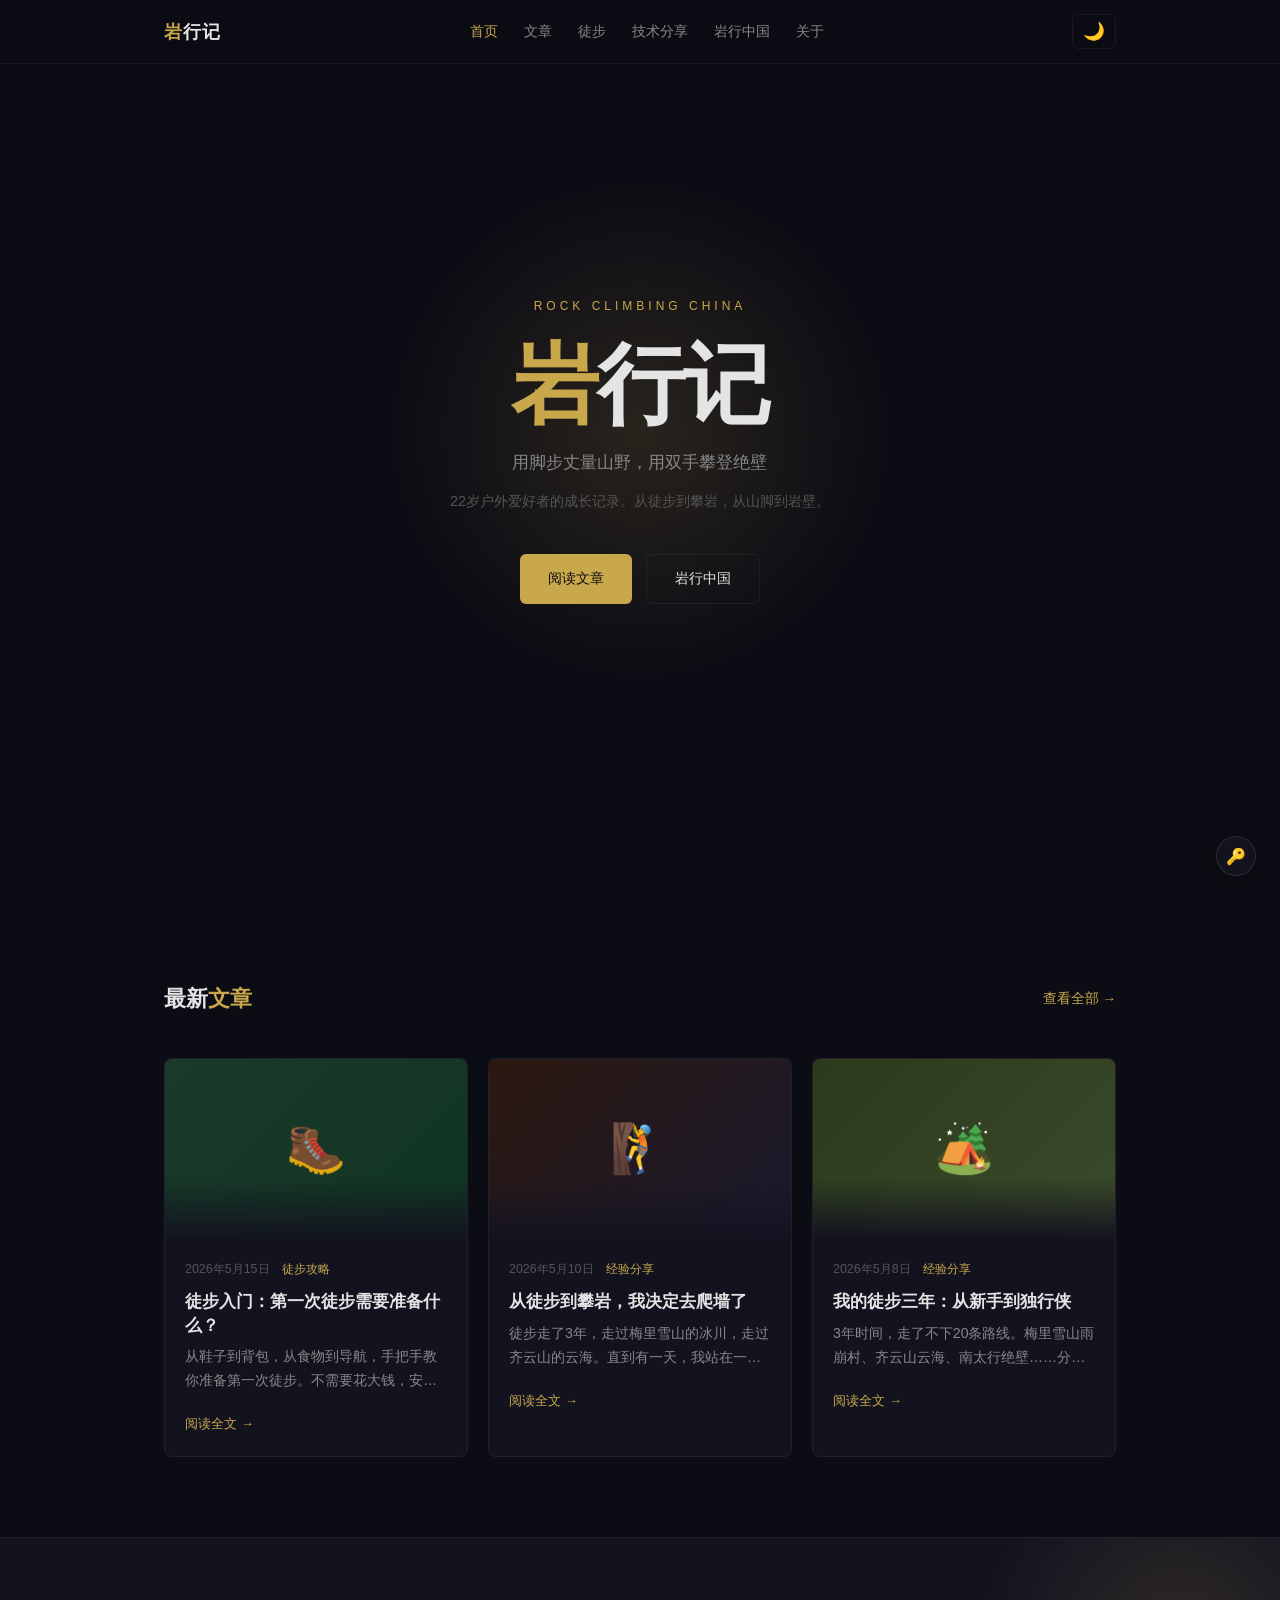
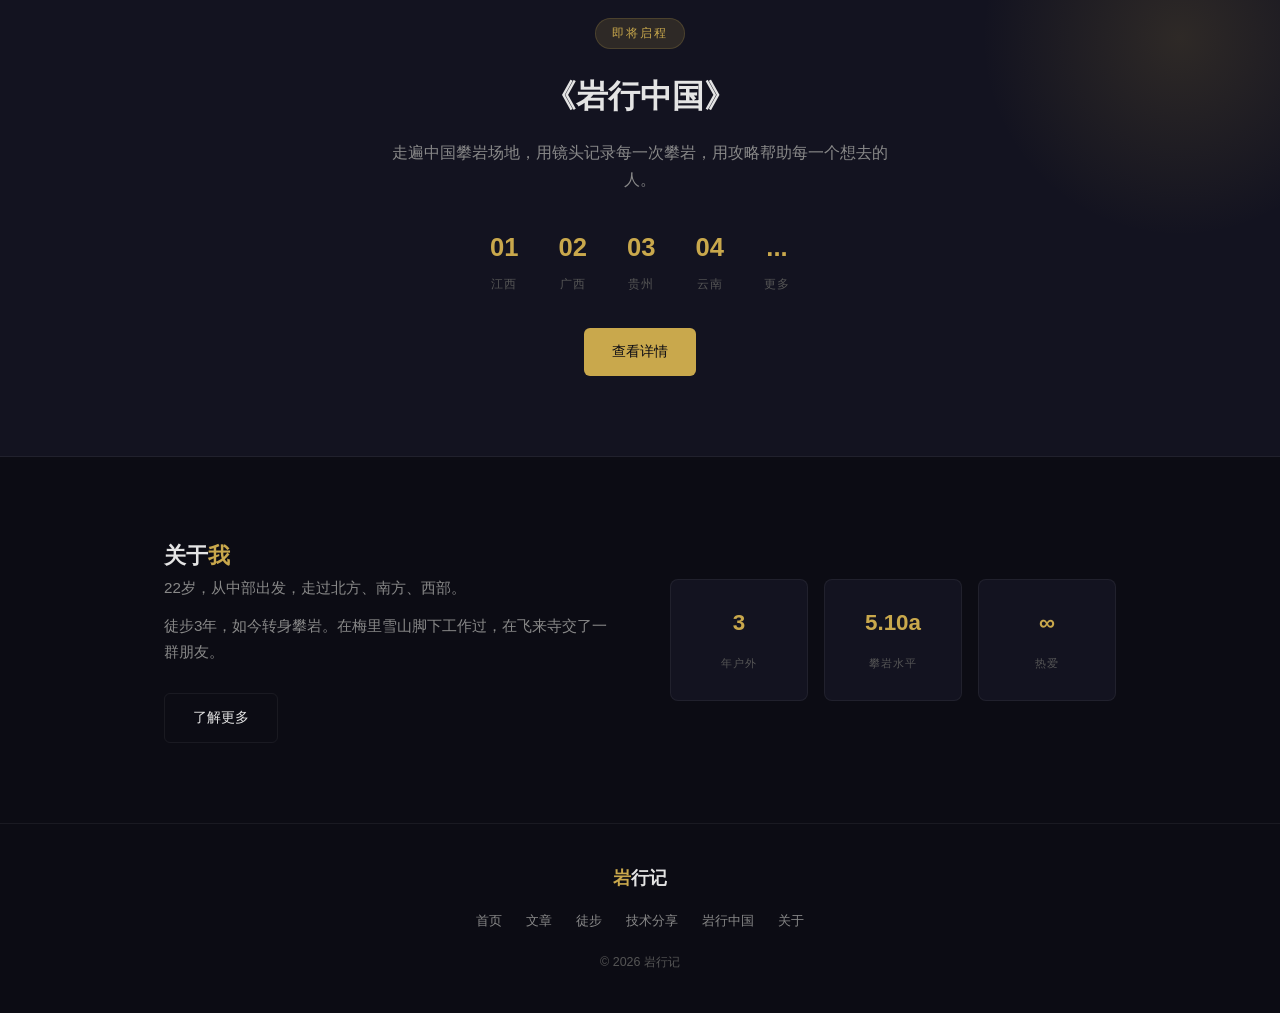
<file: index.html>
<!DOCTYPE html>
<html lang="zh-CN">
<head>
    <meta charset="UTF-8">
    <meta name="viewport" content="width=device-width, initial-scale=1.0">
    <title>岩行记 | 用脚步丈量山野，用双手攀登绝壁</title>
    <link rel="stylesheet" href="css/style.css">
    <link rel="icon" href="data:image/svg+xml,<svg xmlns='http://www.w3.org/2000/svg' viewBox='0 0 100 100'><text y='.9em' font-size='90'>⛰️</text></svg>">
    <meta http-equiv="Cache-Control" content="no-cache">
</head>
<body>
    <nav class="nav">
        <div class="nav-inner">
            <a href="index.html" class="nav-brand"><span>岩</span>行记</a>
            <div class="nav-links" id="navLinks">
                <a href="index.html" class="active">首页</a>
                <a href="blog.html">文章</a>
                <a href="hiking.html">徒步</a>
                <a href="techniques.html">技术分享</a>
                <a href="yanxing.html">岩行中国</a>
                <a href="about.html">关于</a>
            </div>
            <button class="theme-btn" onclick="toggleTheme()" title="切换主题">🌙</button>
            <button class="nav-toggle" onclick="document.getElementById('navLinks').classList.toggle('show')">
                <span></span><span></span><span></span>
            </button>
        </div>
    </nav>

    <section class="hero">
        <div class="hero-content">
            <p class="hero-label">Rock Climbing China</p>
            <h1 class="hero-title"><span class="gold">岩</span>行记</h1>
            <p class="hero-sub">用脚步丈量山野，用双手攀登绝壁</p>
            <p class="hero-desc">22岁户外爱好者的成长记录。从徒步到攀岩，从山脚到岩壁。</p>
            <div class="hero-btns">
                <a href="blog.html" class="btn btn-gold">阅读文章</a>
                <a href="yanxing.html" class="btn btn-ghost">岩行中国</a>
            </div>
        </div>
    </section>

    <section class="section">
        <div class="container">
            <div class="section-head">
                <h2 class="section-title">最新<span class="gold">文章</span></h2>
                <a href="blog.html" class="section-link">查看全部 →</a>
            </div>
            <div class="posts-grid" id="latestPosts"></div>
        </div>
    </section>

    <section class="yanxing">
        <span class="yanxing-badge">即将启程</span>
        <h2>《岩行中国》</h2>
        <p>走遍中国攀岩场地，用镜头记录每一次攀岩，用攻略帮助每一个想去的人。</p>
        <div class="stops">
            <div><span class="stop-num">01</span><span class="stop-label">江西</span></div>
            <div><span class="stop-num">02</span><span class="stop-label">广西</span></div>
            <div><span class="stop-num">03</span><span class="stop-label">贵州</span></div>
            <div><span class="stop-num">04</span><span class="stop-label">云南</span></div>
            <div><span class="stop-num">...</span><span class="stop-label">更多</span></div>
        </div>
        <a href="yanxing.html" class="btn btn-gold">查看详情</a>
    </section>

    <section class="section">
        <div class="container">
            <div class="about-section">
                <div class="about-text">
                    <h2 class="section-title">关于<span class="gold">我</span></h2>
                    <p>22岁，从中部出发，走过北方、南方、西部。</p>
                    <p>徒步3年，如今转身攀岩。在梅里雪山脚下工作过，在飞来寺交了一群朋友。</p>
                    <a href="about.html" class="btn btn-ghost" style="margin-top: 16px;">了解更多</a>
                </div>
                <div class="stats">
                    <div class="stat"><span class="stat-num">3</span><span class="stat-label">年户外</span></div>
                    <div class="stat"><span class="stat-num">5.10a</span><span class="stat-label">攀岩水平</span></div>
                    <div class="stat"><span class="stat-num">∞</span><span class="stat-label">热爱</span></div>
                </div>
            </div>
        </div>
    </section>

    <footer class="footer">
        <div class="footer-inner">
            <div class="footer-brand"><span>岩</span>行记</div>
            <div class="footer-links">
                <a href="index.html">首页</a>
                <a href="blog.html">文章</a>
                <a href="hiking.html">徒步</a>
                <a href="techniques.html">技术分享</a>
                <a href="yanxing.html">岩行中国</a>
                <a href="about.html">关于</a>
            </div>
            <p class="footer-copy">© 2026 岩行记</p>
        </div>
    </footer>

    <script src="js/main.js"></script>
    <script src="js/admin.js"></script>
</body>
</html>
</file>
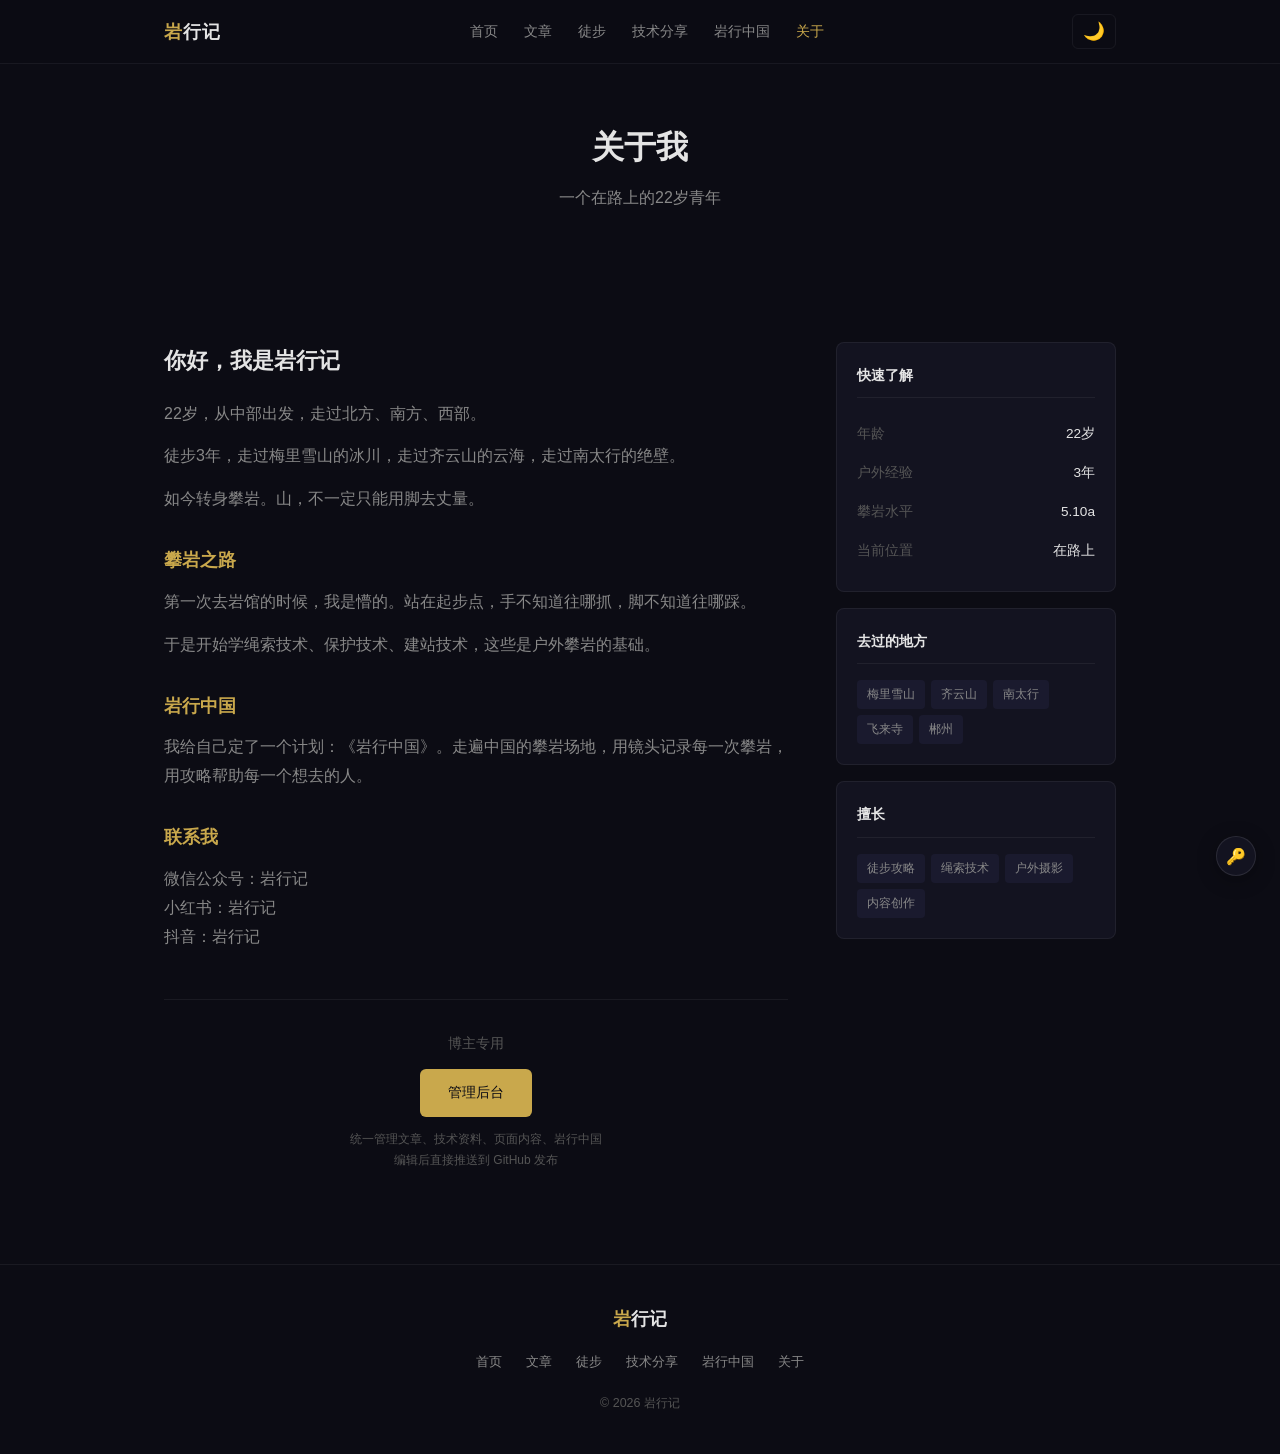
<file: about.html>
<!DOCTYPE html>
<html lang="zh-CN">
<head>
    <meta charset="UTF-8">
    <meta name="viewport" content="width=device-width, initial-scale=1.0">
    <title>关于 | 岩行记</title>
    <link rel="stylesheet" href="css/style.css">
    <link rel="icon" href="data:image/svg+xml,<svg xmlns='http://www.w3.org/2000/svg' viewBox='0 0 100 100'><text y='.9em' font-size='90'>⛰️</text></svg>">
    <meta http-equiv="Cache-Control" content="no-cache">
</head>
<body>
    <nav class="nav">
        <div class="nav-inner">
            <a href="index.html" class="nav-brand"><span>岩</span>行记</a>
            <div class="nav-links" id="navLinks">
                <a href="index.html">首页</a>
                <a href="blog.html">文章</a>
                <a href="hiking.html">徒步</a>
                <a href="techniques.html">技术分享</a>
                <a href="yanxing.html">岩行中国</a>
                <a href="about.html" class="active">关于</a>
            </div>
            <button class="theme-btn" onclick="toggleTheme()" title="切换主题">🌙</button>
            <button class="nav-toggle" onclick="document.getElementById('navLinks').classList.toggle('show')">
                <span></span><span></span><span></span>
            </button>
        </div>
    </nav>

    <section class="page-head">
        <div class="container">
            <h1>关于我</h1>
            <p>一个在路上的22岁青年</p>
        </div>
    </section>

    <section class="section">
        <div class="container">
            <div class="about-grid">
                <div class="about-main">
                    <h2>你好，我是岩行记</h2>
                    <p>22岁，从中部出发，走过北方、南方、西部。</p>
                    <p>徒步3年，走过梅里雪山的冰川，走过齐云山的云海，走过南太行的绝壁。</p>
                    <p>如今转身攀岩。山，不一定只能用脚去丈量。</p>

                    <h3>攀岩之路</h3>
                    <p>第一次去岩馆的时候，我是懵的。站在起步点，手不知道往哪抓，脚不知道往哪踩。</p>
                    <p>于是开始学绳索技术、保护技术、建站技术，这些是户外攀岩的基础。</p>

                    <h3>岩行中国</h3>
                    <p>我给自己定了一个计划：《岩行中国》。走遍中国的攀岩场地，用镜头记录每一次攀岩，用攻略帮助每一个想去的人。</p>

                    <h3>联系我</h3>
                    <p>微信公众号：岩行记<br>小红书：岩行记<br>抖音：岩行记</p>

                    <!-- 编辑入口 -->
                    <div class="editor-entry">
                        <p>博主专用</p>
                        <div style="display:flex;gap:12px;justify-content:center;">
                            <a href="admin.html" class="btn btn-gold">管理后台</a>
                        </div>
                        <p style="font-size:0.75rem;margin-top:12px;color:var(--text-muted);">统一管理文章、技术资料、页面内容、岩行中国<br>编辑后直接推送到 GitHub 发布</p>
                    </div>
                </div>

                <div>
                    <div class="sidebar-card">
                        <h4>快速了解</h4>
                        <div class="info-row"><span class="label">年龄</span><span>22岁</span></div>
                        <div class="info-row"><span class="label">户外经验</span><span>3年</span></div>
                        <div class="info-row"><span class="label">攀岩水平</span><span>5.10a</span></div>
                        <div class="info-row"><span class="label">当前位置</span><span>在路上</span></div>
                    </div>
                    <div class="sidebar-card">
                        <h4>去过的地方</h4>
                        <div class="tags">
                            <span class="tag">梅里雪山</span><span class="tag">齐云山</span>
                            <span class="tag">南太行</span><span class="tag">飞来寺</span>
                            <span class="tag">郴州</span>
                        </div>
                    </div>
                    <div class="sidebar-card">
                        <h4>擅长</h4>
                        <div class="tags">
                            <span class="tag">徒步攻略</span><span class="tag">绳索技术</span>
                            <span class="tag">户外摄影</span><span class="tag">内容创作</span>
                        </div>
                    </div>
                </div>
            </div>
        </div>
    </section>

    <footer class="footer">
        <div class="footer-inner">
            <div class="footer-brand"><span>岩</span>行记</div>
            <div class="footer-links">
                <a href="index.html">首页</a>
                <a href="blog.html">文章</a>
                <a href="hiking.html">徒步</a>
                <a href="techniques.html">技术分享</a>
                <a href="yanxing.html">岩行中国</a>
                <a href="about.html">关于</a>
            </div>
            <p class="footer-copy">© 2026 岩行记</p>
        </div>
    </footer>

    <script src="js/main.js"></script>
    <script src="js/admin.js"></script>
</body>
</html>
</file>
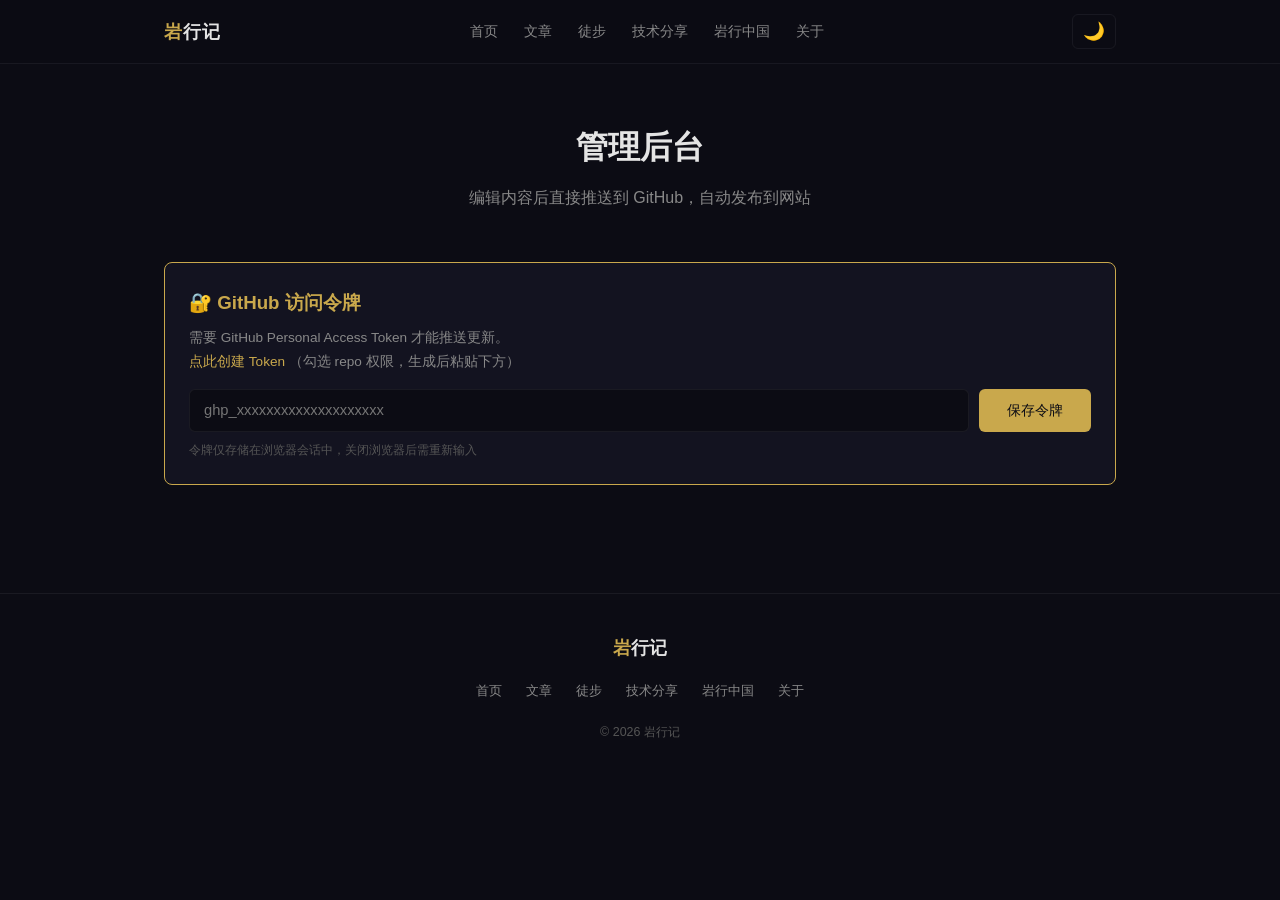
<file: admin.html>
<!DOCTYPE html>
<html lang="zh-CN">
<head>
    <meta charset="UTF-8">
    <meta name="viewport" content="width=device-width, initial-scale=1.0">
    <title>管理后台 | 岩行记</title>
    <link rel="stylesheet" href="css/style.css">
    <link rel="icon" href="data:image/svg+xml,<svg xmlns='http://www.w3.org/2000/svg' viewBox='0 0 100 100'><text y='.9em' font-size='90'>⛰️</text></svg>">
    <style>
        .admin-tabs { display:flex; gap:6px; margin-bottom:28px; flex-wrap:wrap; border-bottom:1px solid var(--border); padding-bottom:16px; }
        .admin-tab { padding:8px 20px; background:transparent; border:1px solid var(--border); border-radius:6px 6px 0 0; color:var(--text-dim); font-size:0.85rem; cursor:pointer; transition:var(--trans); font-family:inherit; margin-bottom:-1px; }
        .admin-tab:hover { color:var(--gold); border-color:rgba(201,168,76,0.3); }
        .admin-tab.active { background:var(--bg-card); color:var(--gold); border-color:var(--border); border-bottom-color:var(--bg-card); }
        .tab-body { display:none; }
        .tab-body.active { display:block; }
        .item-row { display:flex; justify-content:space-between; align-items:center; padding:16px 20px; background:var(--bg-card); border:1px solid var(--border); border-radius:var(--radius); margin-bottom:10px; transition:var(--trans); }
        .item-row:hover { border-color:rgba(201,168,76,0.3); }
        .item-row.hidden-item { opacity:0.5; }
        .item-info { flex:1; min-width:0; }
        .item-info strong { display:block; margin-bottom:4px; font-size:0.95rem; }
        .item-info .meta { font-size:0.78rem; color:var(--text-muted); }
        .item-actions { display:flex; gap:6px; flex-shrink:0; margin-left:16px; }
        .item-actions .btn { padding:5px 12px; font-size:0.75rem; }
        .status-badge { display:inline-block; padding:2px 8px; border-radius:10px; font-size:0.7rem; margin-left:8px; }
        .badge-published { background:rgba(0,200,100,0.15); color:#00c864; }
        .badge-draft { background:var(--gold-dim); color:var(--gold); }
        .badge-hidden { background:rgba(233,69,96,0.15); color:#e94560; }
        .empty-state { text-align:center; padding:48px; color:var(--text-muted); }
        .empty-state .icon { font-size:3rem; margin-bottom:12px; }
        .token-box { background:var(--bg-card); border:1px solid var(--gold); border-radius:var(--radius); padding:24px; margin-bottom:28px; }
        .token-box h3 { color:var(--gold); margin-bottom:8px; }
        .toast { position:fixed; top:20px; left:50%; transform:translateX(-50%); z-index:99999; background:var(--gold); color:#0c0c14; padding:10px 24px; border-radius:8px; font-size:0.88rem; font-weight:500; box-shadow:0 4px 20px rgba(0,0,0,0.3); display:none; }
    </style>
</head>
<body>
    <nav class="nav">
        <div class="nav-inner">
            <a href="index.html" class="nav-brand"><span>岩</span>行记</a>
            <div class="nav-links" id="navLinks">
                <a href="index.html">首页</a>
                <a href="blog.html">文章</a>
                <a href="hiking.html">徒步</a>
                <a href="techniques.html">技术分享</a>
                <a href="yanxing.html">岩行中国</a>
                <a href="about.html">关于</a>
            </div>
            <button class="theme-btn" onclick="toggleTheme()" title="切换主题">🌙</button>
            <button class="nav-toggle" onclick="document.getElementById('navLinks').classList.toggle('show')">
                <span></span><span></span><span></span>
            </button>
        </div>
    </nav>

    <section class="page-head">
        <div class="container">
            <h1>管理后台</h1>
            <p>编辑内容后直接推送到 GitHub，自动发布到网站</p>
        </div>
    </section>

    <section class="section" style="padding-top:0;">
        <div class="container">

            <!-- GitHub Token Setup -->
            <div class="token-box" id="tokenBox">
                <h3>🔐 GitHub 访问令牌</h3>
                <p style="color:var(--text-dim);font-size:0.85rem;margin-bottom:16px;">
                    需要 GitHub Personal Access Token 才能推送更新。<br>
                    <a href="https://github.com/settings/tokens/new?scopes=repo&description=岩行记管理后台" target="_blank" style="color:var(--gold);">点此创建 Token</a>
                    （勾选 repo 权限，生成后粘贴下方）
                </p>
                <div style="display:flex;gap:10px;">
                    <input type="password" id="githubToken" class="form-input" placeholder="ghp_xxxxxxxxxxxxxxxxxxxx" style="flex:1;">
                    <button class="btn btn-gold" onclick="saveToken()">保存令牌</button>
                </div>
                <p style="color:var(--text-muted);font-size:0.75rem;margin-top:8px;">令牌仅存储在浏览器会话中，关闭浏览器后需重新输入</p>
            </div>

            <!-- Main Editor (hidden until token) -->
            <div id="adminMain" style="display:none;">

                <div class="admin-tabs" id="adminTabs">
                    <button class="admin-tab active" data-tab="articles">📝 文章管理</button>
                    <button class="admin-tab" data-tab="techniques">📚 技术分享</button>
                    <button class="admin-tab" data-tab="pages">🏠 页面内容</button>
                    <button class="admin-tab" data-tab="yanxing">🗺️ 岩行中国</button>
                </div>

                <div id="toast" class="toast"></div>

                <!-- Articles Tab -->
                <div class="tab-body active" id="tab-articles">
                    <div style="display:flex;justify-content:space-between;align-items:center;margin-bottom:20px;">
                        <h2>文章管理</h2>
                        <div style="display:flex;gap:8px;">
                            <button class="btn btn-gold btn-sm" onclick="openArticleEditor()">+ 写新文章</button>
                            <button class="btn btn-ghost btn-sm" onclick="pullArticles()">🔄 从 GitHub 拉取</button>
                        </div>
                    </div>
                    <div id="articlesList"><div class="empty-state"><div class="icon">📝</div><p>点击"从 GitHub 拉取"加载文章列表</p></div></div>
                </div>

                <!-- Techniques Tab -->
                <div class="tab-body" id="tab-techniques">
                    <div style="display:flex;justify-content:space-between;align-items:center;margin-bottom:20px;">
                        <h2>技术分享管理</h2>
                        <div style="display:flex;gap:8px;">
                            <button class="btn btn-gold btn-sm" onclick="openTechEditor()">+ 添加技术资料</button>
                            <button class="btn btn-ghost btn-sm" onclick="pullTechniques()">🔄 从 GitHub 拉取</button>
                        </div>
                    </div>
                    <div id="techniquesList"><div class="empty-state"><div class="icon">📚</div><p>点击"从 GitHub 拉取"加载技术资料列表</p></div></div>
                </div>

                <!-- Pages Tab -->
                <div class="tab-body" id="tab-pages">
                    <h2>页面内容编辑</h2>
                    <p style="color:var(--text-dim);margin-bottom:20px;">修改首页、关于页面等固定内容，然后推送到 GitHub。</p>
                    <div class="form-card">
                        <div class="form-group">
                            <label class="form-label">首页 Hero 描述</label>
                            <input type="text" class="form-input" id="heroDesc" placeholder="22岁户外爱好者的成长记录...">
                        </div>
                        <div class="form-group">
                            <label class="form-label">首页标题</label>
                            <input type="text" class="form-input" id="heroTitle" placeholder="岩行记">
                        </div>
                        <div class="form-group">
                            <label class="form-label">首页副标题</label>
                            <input type="text" class="form-input" id="heroSub" placeholder="用脚步丈量山野...">
                        </div>
                        <div class="form-group">
                            <label class="form-label">关于页面 - 个人介绍</label>
                            <textarea class="form-textarea" id="aboutIntro" placeholder="个人介绍内容..."></textarea>
                        </div>
                        <div style="display:flex;gap:8px;">
                            <button class="btn btn-gold" onclick="pushPages()">推送到 GitHub</button>
                            <button class="btn btn-ghost" onclick="pullPages()">从 GitHub 拉取</button>
                        </div>
                    </div>
                </div>

                <!-- Yanxing Tab -->
                <div class="tab-body" id="tab-yanxing">
                    <div style="display:flex;justify-content:space-between;align-items:center;margin-bottom:20px;">
                        <h2>岩行中国管理</h2>
                        <div style="display:flex;gap:8px;">
                            <button class="btn btn-gold btn-sm" onclick="addYxSpot()">+ 添加站点</button>
                            <button class="btn btn-ghost btn-sm" onclick="pullYanxing()">从 GitHub 拉取</button>
                        </div>
                    </div>
                    <div id="yanxingList"><div class="empty-state"><div class="icon">🗺️</div><p>点击"从 GitHub 拉取"加载岩行中国数据</p></div></div>
                </div>

            </div>
        </div>
    </section>

    <!-- Article Editor Modal -->
    <div id="articleModal" class="modal-overlay" style="display:none;">
        <div class="modal-box" style="max-width:700px;">
            <div style="display:flex;justify-content:space-between;align-items:center;margin-bottom:24px;">
                <h2 style="margin:0;" id="articleModalTitle">写新文章</h2>
                <button onclick="closeArticleModal()" class="modal-close">✕</button>
            </div>
            <div class="form-group"><label class="form-label">文章标题 *</label><input type="text" class="form-input" id="artTitle"></div>
            <div class="form-group"><label class="form-label">副标题</label><input type="text" class="form-input" id="artSubtitle"></div>
            <div class="form-inline">
                <div class="form-group" style="flex:1;"><label class="form-label">分类</label><select class="form-select" id="artCat"><option>攀岩</option><option>徒步</option><option>徒步攻略</option><option>经验分享</option><option>装备推荐</option><option>路线推荐</option><option>攻略</option><option>生活</option><option>绳索技术</option><option>装备</option></select></div>
                <div class="form-group" style="flex:1;"><label class="form-label">日期</label><input type="date" class="form-input" id="artDate"></div>
                <div class="form-group" style="flex:1;"><label class="form-label">Emoji</label><select class="form-select" id="artEmoji"><option>🧗</option><option>🏔️</option><option>🪢</option><option>🥾</option><option>🗺️</option><option>📷</option><option>⛰️</option></select></div>
            </div>
            <div class="form-group"><label class="form-label">文章摘要（显示在列表卡片中）*</label><textarea class="form-textarea" id="artExcerpt" style="min-height:60px;"></textarea></div>
            <div class="form-group"><label class="form-label">文件名（英文+数字，不含空格）*</label><input type="text" class="form-input" id="artSlug" placeholder="my-first-climb"><span class="form-hint">生成的 HTML 文件将保存在 posts/ 目录</span></div>
            <div class="form-group"><label class="form-label">文章正文</label><textarea class="form-textarea" id="artContent" placeholder="## 标题&#10;正文内容...&#10;&#10;支持格式：## 标题 | > 引用 | --- 分割线 | **加粗** | [image:URL|描述]"></textarea></div>
            <input type="hidden" id="artEditIndex" value="-1">
            <div style="display:flex;gap:12px;margin-top:8px;">
                <button class="btn btn-gold" onclick="saveArticle()" style="flex:1;">保存并推送到 GitHub</button>
                <button class="btn btn-ghost" onclick="closeArticleModal()">取消</button>
            </div>
        </div>
    </div>

    <!-- Technique Editor Modal -->
    <div id="techModal" class="modal-overlay" style="display:none;">
        <div class="modal-box" style="max-width:520px;">
            <div style="display:flex;justify-content:space-between;align-items:center;margin-bottom:24px;">
                <h2 style="margin:0;" id="techModalTitle">添加技术资料</h2>
                <button onclick="closeTechModal()" class="modal-close">✕</button>
            </div>
            <div class="form-group"><label class="form-label">资料标题 *</label><input type="text" class="form-input" id="techTitle2"></div>
            <div class="form-group"><label class="form-label">描述说明 *</label><textarea class="form-textarea" id="techDesc2" style="min-height:60px;"></textarea></div>
            <div class="form-inline">
                <div class="form-group" style="flex:1;"><label class="form-label">分类</label><select class="form-select" id="techCat2"><option>攀岩技术</option><option>绳索技术</option><option>其他</option></select></div>
                <div class="form-group" style="flex:1;"><label class="form-label">日期</label><input type="date" class="form-input" id="techDate2"></div>
            </div>
            <div class="form-group">
                <label class="form-label">PDF 文件</label>
                <div class="file-upload-box" id="adminDropZone" onclick="document.getElementById('adminPdfInput').click()">
                    <div class="upload-icon">📄</div><div class="upload-text">点击选择 PDF 文件</div><div class="upload-hint">最大支持 100MB，将直接上传到 GitHub</div>
                    <input type="file" id="adminPdfInput" accept=".pdf" onchange="handleAdminFile(event)">
                </div>
                <div class="file-selected" id="adminFileSelected">
                    <span class="file-name" id="adminFileName"></span>
                    <button class="file-remove" onclick="clearAdminFile()">✕</button>
                </div>
            </div>
            <div class="form-group"><label class="form-label">或在线 PDF 链接</label><input type="text" class="form-input" id="techUrl2" placeholder="https://..."></div>
            <input type="hidden" id="techEditIndex" value="-1">
            <div style="display:flex;gap:12px;margin-top:8px;">
                <button class="btn btn-gold" onclick="saveTechnique()" style="flex:1;">保存并推送到 GitHub</button>
                <button class="btn btn-ghost" onclick="closeTechModal()">取消</button>
            </div>
        </div>
    </div>

    <!-- Yanxing Spot Editor Modal -->
    <div id="yxModal" class="modal-overlay" style="display:none;">
        <div class="modal-box" style="max-width:520px;">
            <div style="display:flex;justify-content:space-between;align-items:center;margin-bottom:24px;">
                <h2 style="margin:0;" id="yxModalTitle">编辑岩场站点</h2>
                <button onclick="closeYxModal()" class="modal-close">✕</button>
            </div>
            <div class="form-group"><label class="form-label">地点名称 *</label><input type="text" class="form-input" id="yxLocation" placeholder="例如：阳朔"></div>
            <div class="form-group"><label class="form-label">标题</label><input type="text" class="form-input" id="yxTitle" placeholder="例如：广西·阳朔"></div>
            <div class="form-group"><label class="form-label">描述</label><textarea class="form-textarea" id="yxDesc" style="min-height:80px;" placeholder="详细描述这个攀岩场地..."></textarea></div>
            <div class="form-group">
                <label class="form-label">状态</label>
                <select class="form-select" id="yxStatus"><option value="plan">计划中</option><option value="done">已完成</option></select>
            </div>
            <div class="form-group"><label class="form-label">标签（逗号分隔）</label><input type="text" class="form-input" id="yxTags" placeholder="石灰岩, V0-V10, 推荐新手"></div>
            <input type="hidden" id="yxEditIndex" value="-1">
            <div style="display:flex;gap:12px;margin-top:8px;">
                <button class="btn btn-gold" onclick="saveYxSpot()" style="flex:1;">保存</button>
                <button class="btn btn-ghost" onclick="closeYxModal()">取消</button>
            </div>
        </div>
    </div>

    <footer class="footer">
        <div class="footer-inner">
            <div class="footer-brand"><span>岩</span>行记</div>
            <div class="footer-links">
                <a href="index.html">首页</a><a href="blog.html">文章</a>
                <a href="hiking.html">徒步</a><a href="techniques.html">技术分享</a>
                <a href="yanxing.html">岩行中国</a>
                <a href="about.html">关于</a>
            </div>
            <p class="footer-copy">© 2026 岩行记</p>
        </div>
    </footer>

    <script src="js/main.js"></script>
    <script>
    var REPO = 'JFClimbing/blog';
    var BRANCH = 'gh-pages';
    var TOKEN = '';
    var articles = [];
    var techniques = [];
    var yxSpots = [];
    var adminFileData = null;
    var adminFileName = '';

    // ==================== Token ====================
    (function initToken() {
        var t = sessionStorage.getItem('github_token');
        if (t) { TOKEN = t; showAdmin(); }
    })();

    function saveToken() {
        TOKEN = document.getElementById('githubToken').value.trim();
        if (!TOKEN) { alert('请输入 GitHub Token'); return; }
        sessionStorage.setItem('github_token', TOKEN);
        showAdmin();
    }

    function showAdmin() {
        document.getElementById('tokenBox').style.display = 'none';
        document.getElementById('adminMain').style.display = 'block';
        pullArticles();
        pullTechniques();
        pullYanxing();
        pullPages();
    }

    // ==================== GitHub API ====================
    function ghAPI(method, path, data) {
        var url = 'https://api.github.com/repos/' + REPO + '/contents/' + path;
        var opts = { method: method, headers: { 'Authorization': 'Bearer ' + TOKEN, 'Accept': 'application/vnd.github+json' } };
        if (data) opts.body = JSON.stringify(data);
        return fetch(url, opts).then(function(r) {
            if (!r.ok) return r.json().then(function(e) { throw new Error(e.message || 'API Error ' + r.status); });
            return r.json();
        });
    }

    function decodeBase64(str) {
        var binary = atob(str.replace(/\s/g, ''));
        var bytes = new Uint8Array(binary.length);
        for (var i = 0; i < binary.length; i++) bytes[i] = binary.charCodeAt(i);
        return new TextDecoder().decode(bytes);
    }

    function encodeBase64(str) {
        var bytes = new TextEncoder().encode(str);
        var binary = '';
        for (var i = 0; i < bytes.length; i++) binary += String.fromCharCode(bytes[i]);
        return btoa(binary);
    }

    function getFile(path) {
        return ghAPI('GET', path).then(function(r) {
            return { content: r.content ? decodeBase64(r.content) : '', sha: r.sha };
        }).catch(function() { return { content: '', sha: '' }; });
    }

    function putFile(path, content, message, sha) {
        return ghAPI('PUT', path, {
            message: message,
            content: encodeBase64(content),
            branch: BRANCH,
            sha: sha || undefined
        });
    }

    function putBinary(path, base64data, message) {
        var encoded = base64data.split(',')[1] || base64data;
        return getFile(path).then(function(r) {
            return ghAPI('PUT', path, {
                message: message,
                content: encoded,
                branch: BRANCH,
                sha: r.sha || undefined
            });
        });
    }

    function toast(msg) {
        var t = document.getElementById('toast');
        t.textContent = msg; t.style.display = 'block';
        setTimeout(function() { t.style.display = 'none'; }, 2500);
    }

    // ==================== Tabs ====================
    document.getElementById('adminTabs').addEventListener('click', function(e) {
        if (!e.target.classList.contains('admin-tab')) return;
        document.querySelectorAll('.admin-tab').forEach(function(b) { b.classList.remove('active'); });
        document.querySelectorAll('.tab-body').forEach(function(b) { b.classList.remove('active'); });
        e.target.classList.add('active');
        document.getElementById('tab-' + e.target.dataset.tab).classList.add('active');
    });

    // ==================== Articles ====================
    function pullArticles() {
        getFile('js/main.js').then(function(r) {
            var match = r.content.match(/DEFAULT_POSTS\s*=\s*(\[[\s\S]*?\]);/);
            if (match) {             articles = JSON.parse(match[1]); }
            renderArticles();
            toast('文章列表已从 GitHub 拉取');
        }).catch(function(e) { toast('拉取失败: ' + e.message); });
    }

    function renderArticles() {
        var html = '';
        if (!articles.length) {
            html = '<div class="empty-state"><div class="icon">📝</div><p>暂无文章，点击上方按钮开始写作</p></div>';
        } else {
            articles.forEach(function(p, i) {
                html += '<div class="item-row' + (p.hidden ? ' hidden-item' : '') + '">' +
                    '<div class="item-info">' +
                        '<strong>' + p.emoji + ' ' + p.title + '</strong>' +
                        '<div class="meta">' + p.category + ' | ' + p.date + ' | ' + p.url +
                            (p.hidden ? '<span class="status-badge badge-hidden">已隐藏</span>' : '<span class="status-badge badge-published">已发布</span>') +
                        '</div>' +
                    '</div>' +
                    '<div class="item-actions">' +
                        '<button class="btn btn-ghost btn-sm" onclick="editArticle(' + i + ')">编辑</button>' +
                        '<button class="btn btn-ghost btn-sm" onclick="toggleArticle(' + i + ')">' + (p.hidden ? '显示' : '隐藏') + '</button>' +
                        '<button class="btn btn-ghost btn-sm" onclick="deleteArticle(' + i + ')" style="color:#e94560;">删除</button>' +
                    '</div>' +
                '</div>';
            });
        }
        document.getElementById('articlesList').innerHTML = html;
    }

    function openArticleEditor(idx) {
        idx = idx !== undefined ? idx : -1;
        document.getElementById('artEditIndex').value = idx;
        document.getElementById('articleModalTitle').textContent = idx >= 0 ? '编辑文章' : '写新文章';
        document.getElementById('articleModal').style.display = 'flex';

        if (idx >= 0) {
            var p = articles[idx];
            document.getElementById('artTitle').value = p.title;
            document.getElementById('artSubtitle').value = p.subtitle || '';
            document.getElementById('artCat').value = p.category;
            document.getElementById('artDate').value = p.date;
            document.getElementById('artEmoji').value = p.emoji;
            document.getElementById('artExcerpt').value = p.excerpt;
            document.getElementById('artSlug').value = (p.url || '').replace('posts/', '').replace('.html', '');
            document.getElementById('artContent').value = p._content || '';
        } else {
            ['artTitle','artSubtitle','artExcerpt','artSlug','artContent'].forEach(function(id) { document.getElementById(id).value = ''; });
            document.getElementById('artDate').valueAsDate = new Date();
        }
    }

    function closeArticleModal() {
        document.getElementById('articleModal').style.display = 'none';
    }

    function saveArticle() {
        var title = document.getElementById('artTitle').value.trim();
        var excerpt = document.getElementById('artExcerpt').value.trim();
        var slug = document.getElementById('artSlug').value.trim();
        var content = document.getElementById('artContent').value.trim();
        if (!title) { alert('请填写标题'); return; }
        if (!excerpt) { alert('请填写摘要'); return; }
        if (!slug) { alert('请填写文件名'); return; }

        var idx = parseInt(document.getElementById('artEditIndex').value);
        var entry = {
            title: title,
            excerpt: excerpt,
            date: document.getElementById('artDate').value,
            category: document.getElementById('artCat').value,
            emoji: document.getElementById('artEmoji').value,
            bg: 'linear-gradient(135deg, #2c1810, #1a1a2e)',
            url: 'posts/' + slug + '.html',
            hidden: false
        };

        if (idx >= 0) {
            var old = articles[idx];
            entry.hidden = old.hidden;
            entry._content = content;
            articles[idx] = entry;
        } else {
            entry._content = content;
            articles.unshift(entry);
        }

        // Generate article HTML
        if (content) {
            var d = new Date(entry.date).toLocaleDateString('zh-CN', { year: 'numeric', month: 'long', day: 'numeric' });
            var articleHTML = '<!DOCTYPE html>\n<html lang="zh-CN">\n<head>\n    <meta charset="UTF-8">\n    <meta name="viewport" content="width=device-width, initial-scale=1.0">\n    <title>' + title + ' | 岩行记</title>\n    <link rel="stylesheet" href="../css/style.css">\n    <link rel="icon" href="data:image/svg+xml,<svg xmlns=\'http://www.w3.org/2000/svg\' viewBox=\'0 0 100 100\'><text y=\'.9em\' font-size=\'90\'>⛰️</text></svg>">\n</head>\n<body>\n    <nav class="nav">\n        <div class="nav-inner">\n            <a href="../index.html" class="nav-brand"><span>岩</span>行记</a>\n            <div class="nav-links">\n                <a href="../index.html">首页</a><a href="../blog.html">文章</a><a href="../hiking.html">徒步</a><a href="../techniques.html">技术分享</a><a href="../yanxing.html">岩行中国</a><a href="../about.html">关于</a>\n            </div>\n            <button class="theme-btn" onclick="toggleTheme()">🌙</button>\n        </div>\n    </nav>\n    <section class="article-head"><div class="container"><div class="post-meta"><span class="post-date">' + d + '</span><span class="post-tag">' + entry.category + '</span></div><h1>' + title + '</h1>' + (document.getElementById('artSubtitle').value ? '<p class="subtitle">' + document.getElementById('artSubtitle').value + '</p>' : '') + '</div></section>\n    <article class="article-body">\n' + mdParse(content) + '\n    </article>\n    <div class="article-nav"><a href="../blog.html">← 返回文章列表</a></div>\n    <footer class="footer"><div class="footer-inner"><div class="footer-brand"><span>岩</span>行记</div><p class="footer-copy">© 2026 岩行记</p></div></footer>\n    <script src="../js/main.js"><\/script>\n</body>\n</html>';

            // Push article HTML
            putFile(entry.url, articleHTML, '更新文章: ' + title).then(function() {
                toast('文章 HTML 已推送: ' + entry.url);
            }).catch(function(e) { alert('推送文章失败: ' + e.message); });
        }

        // Update articles list in main.js
        var listToSave = articles.map(function(p) {
            var o = { title: p.title, excerpt: p.excerpt, date: p.date, category: p.category, emoji: p.emoji, bg: p.bg, url: p.url, hidden: p.hidden };
            return o;
        });

        getFile('js/main.js').then(function(r) {
            var content = r.content;
            var newContent = content.replace(/DEFAULT_POSTS\s*=\s*\[[\s\S]*?\];/, 'DEFAULT_POSTS = ' + JSON.stringify(listToSave, null, 4) + ';');
            return putFile('js/main.js', newContent, '更新文章列表: ' + title, r.sha);
        }).then(function() {
            toast('文章列表已推送到 GitHub');
        }).catch(function(e) { alert('推送文章列表失败: ' + e.message); });

        closeArticleModal();
        renderArticles();
    }

    function editArticle(i) { openArticleEditor(i); }

    function toggleArticle(i) {
        articles[i].hidden = !articles[i].hidden;
        renderArticles();
        pushArticlesList('切换文章显隐');
    }

    function deleteArticle(i) {
        if (!confirm('确定删除「' + articles[i].title + '」？\n注意：只会从列表移除，posts/ 下的 HTML 文件需手动删除。')) return;
        articles.splice(i, 1);
        renderArticles();
        pushArticlesList('删除文章');
    }

    function pushArticlesList(msg) {
        var list = articles.map(function(p) {
            return { title: p.title, excerpt: p.excerpt, date: p.date, category: p.category, emoji: p.emoji, bg: p.bg, url: p.url, hidden: p.hidden };
        });
        getFile('js/main.js').then(function(r) {
            var content = r.content;
            var newContent = content.replace(/DEFAULT_POSTS\s*=\s*\[[\s\S]*?\];/, 'DEFAULT_POSTS = ' + JSON.stringify(list, null, 4) + ';');
            return putFile('js/main.js', newContent, msg, r.sha);
        }).then(function() { toast(msg + ' - 已推送'); })
          .catch(function(e) { alert('推送失败: ' + e.message); });
    }

    function mdParse(text) {
        return text
            .replace(/^## (.+)$/gm, '<h2>$1</h2>')
            .replace(/^### (.+)$/gm, '<h3>$1</h3>')
            .replace(/^> (.+)$/gm, '<blockquote>$1</blockquote>')
            .replace(/^---$/gm, '<hr>')
            .replace(/\*\*(.+?)\*\*/g, '<strong>$1</strong>')
            .replace(/\[image:([^|\]]+)\|?([^\]]*)\]/g, function(m, url, desc) {
                return '<div style="margin:20px 0;text-align:center;"><img src="' + url + '" alt="' + (desc || '图片') + '" style="max-width:100%;border-radius:8px;">' + (desc ? '<div style="font-size:0.8rem;color:#888;margin-top:6px;">' + desc + '</div>' : '') + '</div>';
            })
            .split('\n\n').map(function(p) { p = p.trim(); if (p && p.indexOf('<') !== 0) return '<p>' + p.replace(/\n/g, '<br>') + '</p>'; return p; }).join('\n');
    }

    // ==================== Techniques ====================
    function pullTechniques() {
        getFile('data/techniques.json').then(function(r) {
            if (r.content) { techniques = JSON.parse(r.content); }
            renderTechniques();
            toast('技术资料已从 GitHub 拉取');
        }).catch(function(e) { toast('拉取失败: ' + e.message); });
    }

    function renderTechniques() {
        var html = '';
        if (!techniques.length) {
            html = '<div class="empty-state"><div class="icon">📚</div><p>暂无技术资料</p></div>';
        } else {
            techniques.forEach(function(t, i) {
                html += '<div class="item-row">' +
                    '<div class="item-info">' +
                        '<strong>' + t.title + '</strong>' +
                        '<div class="meta">' + t.category + ' | ' + t.date + ' | ' + (t.pdfName || (t.pdfUrl ? '在线PDF' : '无文件')) + '</div>' +
                    '</div>' +
                    '<div class="item-actions">' +
                        '<button class="btn btn-ghost btn-sm" onclick="editTechnique(' + i + ')">编辑</button>' +
                        '<button class="btn btn-ghost btn-sm" onclick="deleteTechnique(' + i + ')" style="color:#e94560;">删除</button>' +
                    '</div>' +
                '</div>';
            });
        }
        document.getElementById('techniquesList').innerHTML = html;
    }

    function openTechEditor(idx) {
        idx = idx !== undefined ? idx : -1;
        document.getElementById('techEditIndex').value = idx;
        document.getElementById('techModalTitle').textContent = idx >= 0 ? '编辑技术资料' : '添加技术资料';
        document.getElementById('techModal').style.display = 'flex';

        if (idx >= 0) {
            var t = techniques[idx];
            document.getElementById('techTitle2').value = t.title;
            document.getElementById('techDesc2').value = t.description;
            document.getElementById('techCat2').value = t.category;
            document.getElementById('techDate2').value = t.date;
            document.getElementById('techUrl2').value = t.pdfUrl || '';
        } else {
            ['techTitle2','techDesc2','techUrl2'].forEach(function(id) { document.getElementById(id).value = ''; });
            document.getElementById('techDate2').valueAsDate = new Date();
            clearAdminFile();
        }
    }

    function closeTechModal() { document.getElementById('techModal').style.display = 'none'; }

    function handleAdminFile(event) {
        var f = event.target.files[0];
        if (!f) return;
        if (f.type !== 'application/pdf') { alert('仅支持 PDF'); return; }
        if (f.size > 100 * 1024 * 1024) { alert('文件超过 100MB，请压缩后再上传'); return; }
        adminFileName = f.name;
        var reader = new FileReader();
        reader.onload = function(e) {
            adminFileData = e.target.result;
            document.getElementById('adminFileName').textContent = f.name + ' (' + (f.size / 1024).toFixed(1) + ' KB)';
            document.getElementById('adminFileSelected').style.display = 'flex';
            document.getElementById('adminDropZone').style.display = 'none';
        };
        reader.readAsDataURL(f);
    }

    function clearAdminFile() {
        adminFileData = null; adminFileName = '';
        document.getElementById('adminPdfInput').value = '';
        document.getElementById('adminFileSelected').style.display = 'none';
        document.getElementById('adminDropZone').style.display = 'block';
    }

    function saveTechnique() {
        var title = document.getElementById('techTitle2').value.trim();
        var desc = document.getElementById('techDesc2').value.trim();
        if (!title) { alert('请填写标题'); return; }
        if (!desc) { alert('请填写描述'); return; }
        if (!adminFileData && !document.getElementById('techUrl2').value.trim()) { alert('请上传 PDF 或填写链接'); return; }

        var entry = {
            id: Date.now(),
            title: title,
            description: desc,
            category: document.getElementById('techCat2').value,
            date: document.getElementById('techDate2').value,
            pdfName: adminFileName || '',
            pdfFile: adminFileName ? 'files/' + adminFileName : '',
            pdfUrl: document.getElementById('techUrl2').value.trim() || '',
            author: '岩行记'
        };

        var idx = parseInt(document.getElementById('techEditIndex').value);
        if (idx >= 0) {
            var old = techniques[idx];
            entry.id = old.id;
            techniques[idx] = entry;
        } else {
            techniques.unshift(entry);
        }

        // Upload PDF to GitHub
        if (adminFileData) {
            putBinary('files/' + adminFileName, adminFileData, '上传技术PDF: ' + adminFileName)
                .then(function() { toast('PDF 已上传: ' + adminFileName); })
                .catch(function(e) { alert('PDF 上传失败: ' + e.message); });
        }

        // Push techniques JSON
        var jsonData = techniques.map(function(t) {
            return { id: t.id, title: t.title, description: t.description, category: t.category, date: t.date, pdfName: t.pdfName, pdfFile: t.pdfFile, pdfUrl: t.pdfUrl, author: t.author };
        });
        getFile('data/techniques.json').then(function(r) {
            return putFile('data/techniques.json', JSON.stringify(jsonData, null, 2), '更新技术资料: ' + title, r.sha);
        }).then(function() { toast('技术资料已推送到 GitHub'); })
          .catch(function(e) { alert('推送失败: ' + e.message); });

        closeTechModal();
        renderTechniques();
    }

    function editTechnique(i) { openTechEditor(i); }
    function deleteTechnique(i) {
        if (!confirm('确定删除「' + techniques[i].title + '」？')) return;
        techniques.splice(i, 1);
        renderTechniques();
        var jsonData = techniques.map(function(t) {
            return { id: t.id, title: t.title, description: t.description, category: t.category, date: t.date, pdfName: t.pdfName, pdfFile: t.pdfFile, pdfUrl: t.pdfUrl, author: t.author };
        });
        getFile('data/techniques.json').then(function(r) {
            return putFile('data/techniques.json', JSON.stringify(jsonData, null, 2), '删除技术资料', r.sha);
        }).then(function() { toast('已删除并推送'); })
          .catch(function(e) { alert('推送失败: ' + e.message); });
    }

    // ==================== Pages ====================
    function pullPages() {
        getFile('js/main.js').then(function(r) {
            var heroDesc = '', heroTitle = '', heroSub = '', aboutIntro = '';
            var m1 = r.content.match(/hero-desc[^>]*>([^<]+)</);
            var m2 = r.content.match(/hero-title[^>]*>([^<]+)</);
            if (!m1) { var ms = r.content.match(/loadSiteConfig/); }

            // Load from localStorage or defaults
            var cfg = JSON.parse(localStorage.getItem('site_data') || '{}');
            document.getElementById('heroDesc').value = cfg.heroDesc || '22岁户外爱好者的成长记录。从徒步到攀岩，从山脚到岩壁。';
            document.getElementById('heroTitle').value = cfg.heroTitle || '岩行记';
            document.getElementById('heroSub').value = cfg.heroSub || '用脚步丈量山野，用双手攀登绝壁';
            document.getElementById('aboutIntro').value = cfg.aboutIntro || '';
            toast('页面配置已加载');
        }).catch(function() { toast('加载失败'); });
    }

    function pushPages() {
        var cfg = {
            heroDesc: document.getElementById('heroDesc').value,
            heroTitle: document.getElementById('heroTitle').value,
            heroSub: document.getElementById('heroSub').value,
            aboutIntro: document.getElementById('aboutIntro').value
        };
        localStorage.setItem('site_data', JSON.stringify(cfg));
        getFile('js/main.js').then(function(r) {
            var c = r.content;
            // Update the loadSiteConfig section to use new values
            var code = 'localStorage.setItem(\'site_data\', \'' + JSON.stringify(cfg).replace(/\\/g, '\\\\').replace(/'/g, "\\'") + '\');';
            toast('配置已保存到本地，也推送了备份代码。\n在浏览器 Console 执行即可恢复。');
        }).catch(function(e) { alert('推送失败: ' + e.message); });
    }

    // ==================== Yanxing ====================
    function pullYanxing() {
        try { yxSpots = JSON.parse(localStorage.getItem('yanxing_data') || '[]'); } catch(e) { yxSpots = []; }
        if (!yxSpots.length) {
            yxSpots = [
                { location: '江西', title: '悬念站', desc: '留个悬念，到时候见', status: 'plan', tags: ['2026年9月','悬念'] },
                { location: '阳朔', title: '广西·阳朔', desc: '国内最著名的攀岩圣地，喀斯特地貌石灰岩壁', status: 'plan', tags: ['石灰岩','V0-V10'] },
                { location: '格凸河', title: '贵州·格凸河', desc: '天然溶洞攀岩，世界级攀岩胜地', status: 'plan', tags: ['溶洞攀岩','全年可攀'] },
                { location: '昆明', title: '云南·昆明周边', desc: '四季如春，冬季攀岩好去处', status: 'plan', tags: ['四季可攀','冬季推荐'] }
            ];
        }
        renderYanxing();
        toast('岩行中国数据已加载');
    }

    function renderYanxing() {
        var html = '';
        if (!yxSpots.length) {
            html = '<div class="empty-state"><div class="icon">🗺️</div><p>暂无站点</p></div>';
        } else {
            yxSpots.forEach(function(s, i) {
                html += '<div class="item-row">' +
                    '<div class="item-info">' +
                        '<strong>第' + (i+1) + '站：' + s.location + ' - ' + s.title + '</strong>' +
                        '<div class="meta">' + s.desc + '<span class="status-badge badge-' + (s.status === 'done' ? 'published' : 'draft') + '">' + (s.status === 'done' ? '已完成' : '计划中') + '</span></div>' +
                    '</div>' +
                    '<div class="item-actions">' +
                        '<button class="btn btn-ghost btn-sm" onclick="editYxSpot(' + i + ')">编辑</button>' +
                        '<button class="btn btn-ghost btn-sm" onclick="toggleYxSpot(' + i + ')">' + (s.status === 'done' ? '改计划' : '标完成') + '</button>' +
                        '<button class="btn btn-ghost btn-sm" onclick="deleteYxSpot(' + i + ')" style="color:#e94560;">删除</button>' +
                    '</div>' +
                '</div>';
            });
        }
        document.getElementById('yanxingList').innerHTML = html;
    }

    function addYxSpot() {
        yxSpots.push({ location: '新站点', title: '站点描述', desc: '详细描述...', status: 'plan', tags: ['待定'] });
        saveYanxing();
        renderYanxing();
    }

    function editYxSpot(i) {
        var s = yxSpots[i];
        document.getElementById('yxEditIndex').value = i;
        document.getElementById('yxModalTitle').textContent = '编辑岩场站点';
        document.getElementById('yxLocation').value = s.location;
        document.getElementById('yxTitle').value = s.title;
        document.getElementById('yxDesc').value = s.desc || '';
        document.getElementById('yxStatus').value = s.status;
        document.getElementById('yxTags').value = (s.tags || []).join(', ');
        document.getElementById('yxModal').style.display = 'flex';
    }

    function closeYxModal() { document.getElementById('yxModal').style.display = 'none'; }

    function saveYxSpot() {
        var i = parseInt(document.getElementById('yxEditIndex').value);
        var loc = document.getElementById('yxLocation').value.trim();
        if (!loc) { alert('请填写地点名称'); return; }
        var s = yxSpots[i];
        s.location = loc;
        s.title = document.getElementById('yxTitle').value.trim();
        s.desc = document.getElementById('yxDesc').value.trim();
        s.status = document.getElementById('yxStatus').value;
        s.tags = document.getElementById('yxTags').value.split(',').map(function(t) { return t.trim(); }).filter(Boolean);
        saveYanxing(); renderYanxing();
        closeYxModal();
    }

    function toggleYxSpot(i) {
        yxSpots[i].status = yxSpots[i].status === 'done' ? 'plan' : 'done';
        saveYanxing(); renderYanxing();
    }

    function deleteYxSpot(i) {
        if (confirm('确定删除「' + yxSpots[i].location + '」？')) {
            yxSpots.splice(i, 1);
            saveYanxing(); renderYanxing();
        }
    }

    function saveYanxing() {
        localStorage.setItem('yanxing_data', JSON.stringify(yxSpots));
    }

    // ==================== Drag & drop for admin PDF ====================
    document.addEventListener('DOMContentLoaded', function() {
        var dz = document.getElementById('adminDropZone');
        if (dz) {
            dz.addEventListener('dragover', function(e) { e.preventDefault(); dz.classList.add('dragover'); });
            dz.addEventListener('dragleave', function() { dz.classList.remove('dragover'); });
            dz.addEventListener('drop', function(e) {
                e.preventDefault(); dz.classList.remove('dragover');
                if (e.dataTransfer.files.length) {
                    var f = e.dataTransfer.files[0];
                    if (f.type === 'application/pdf') {
                        var reader = new FileReader();
                        reader.onload = function(ev) {
                            adminFileData = ev.target.result;
                            adminFileName = f.name;
                            document.getElementById('adminFileName').textContent = f.name + ' (' + (f.size / 1024).toFixed(1) + ' KB)';
                            document.getElementById('adminFileSelected').style.display = 'flex';
                            document.getElementById('adminDropZone').style.display = 'none';
                        };
                        reader.readAsDataURL(f);
                    }
                }
            });
        }

        // Close modals on overlay click
        ['articleModal','techModal','yxModal'].forEach(function(id) {
            var el = document.getElementById(id);
            if (el) el.addEventListener('click', function(e) { if (e.target === this) { this.style.display = 'none'; } });
        });
    });
    </script>
</body>
</html>
</file>
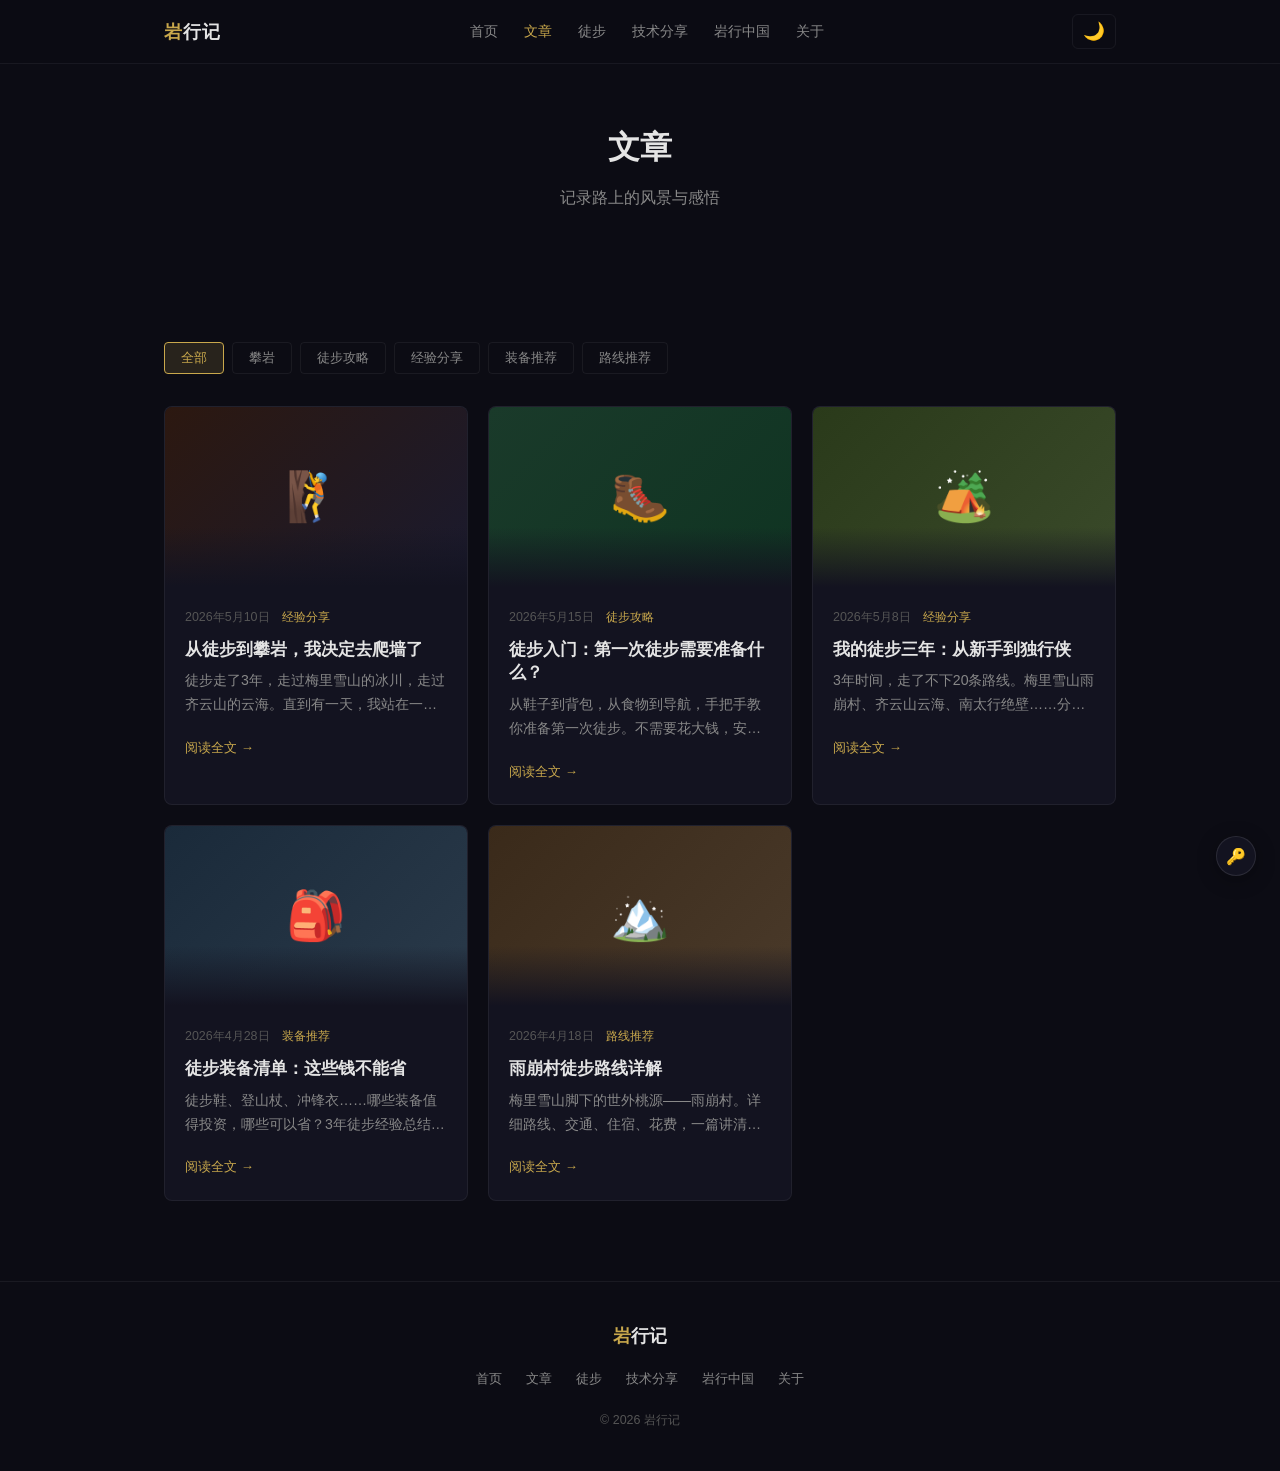
<file: blog.html>
<!DOCTYPE html>
<html lang="zh-CN">
<head>
    <meta charset="UTF-8">
    <meta name="viewport" content="width=device-width, initial-scale=1.0">
    <title>文章 | 岩行记</title>
    <link rel="stylesheet" href="css/style.css">
    <link rel="icon" href="data:image/svg+xml,<svg xmlns='http://www.w3.org/2000/svg' viewBox='0 0 100 100'><text y='.9em' font-size='90'>⛰️</text></svg>">
    <meta http-equiv="Cache-Control" content="no-cache">
</head>
<body>
    <nav class="nav">
        <div class="nav-inner">
            <a href="index.html" class="nav-brand"><span>岩</span>行记</a>
            <div class="nav-links" id="navLinks">
                <a href="index.html">首页</a>
                <a href="blog.html" class="active">文章</a>
                <a href="hiking.html">徒步</a>
                <a href="techniques.html">技术分享</a>
                <a href="yanxing.html">岩行中国</a>
                <a href="about.html">关于</a>
            </div>
            <button class="theme-btn" onclick="toggleTheme()" title="切换主题">🌙</button>
            <button class="nav-toggle" onclick="document.getElementById('navLinks').classList.toggle('show')">
                <span></span><span></span><span></span>
            </button>
        </div>
    </nav>

    <section class="page-head">
        <div class="container">
            <h1>文章</h1>
            <p>记录路上的风景与感悟</p>
        </div>
    </section>

    <section class="section">
        <div class="container">
            <div class="filters" id="filters">
                <button class="filter-btn active" data-cat="all">全部</button>
                <button class="filter-btn" data-cat="攀岩">攀岩</button>
                <button class="filter-btn" data-cat="徒步攻略">徒步攻略</button>
                <button class="filter-btn" data-cat="经验分享">经验分享</button>
                <button class="filter-btn" data-cat="装备推荐">装备推荐</button>
                <button class="filter-btn" data-cat="路线推荐">路线推荐</button>
            </div>
            <div class="posts-grid" id="postsGrid"></div>
        </div>
    </section>

    <footer class="footer">
        <div class="footer-inner">
            <div class="footer-brand"><span>岩</span>行记</div>
            <div class="footer-links">
            <a href="index.html">首页</a>
            <a href="blog.html">文章</a>
            <a href="hiking.html">徒步</a>
            <a href="techniques.html">技术分享</a>
            <a href="yanxing.html">岩行中国</a>
            <a href="about.html">关于</a>
            </div>
            <p class="footer-copy">© 2026 岩行记</p>
        </div>
    </footer>

    <script src="js/main.js"></script>
    <script src="js/admin.js"></script>
    <script>
        renderPosts('postsGrid');
        document.getElementById('filters').addEventListener('click', function(e) {
            if (e.target.classList.contains('filter-btn')) {
                document.querySelectorAll('.filter-btn').forEach(function(b) { b.classList.remove('active'); });
                e.target.classList.add('active');
                renderPosts('postsGrid', e.target.dataset.cat);
            }
        });
    </script>
</body>
</html>
</file>
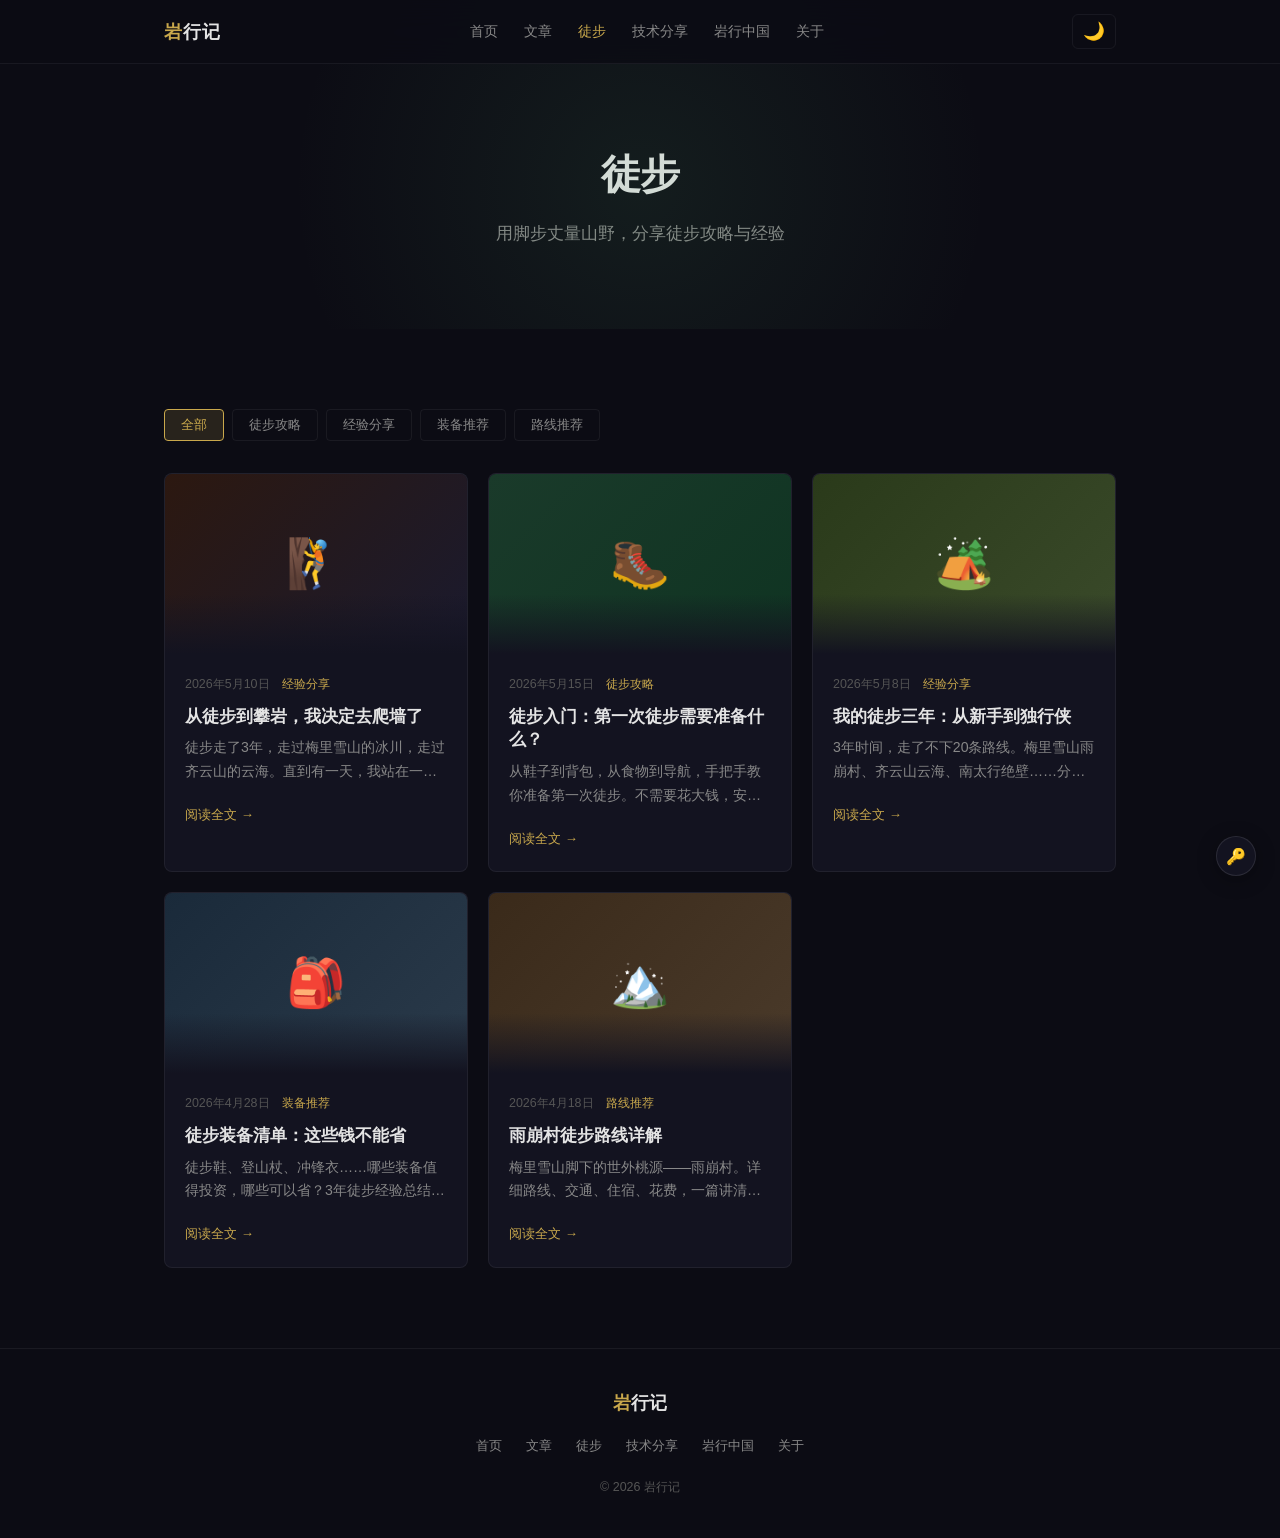
<file: hiking.html>
<!DOCTYPE html>
<html lang="zh-CN">
<head>
    <meta charset="UTF-8">
    <meta name="viewport" content="width=device-width, initial-scale=1.0">
    <title>徒步 | 岩行记</title>
    <link rel="stylesheet" href="css/style.css">
    <link rel="icon" href="data:image/svg+xml,<svg xmlns='http://www.w3.org/2000/svg' viewBox='0 0 100 100'><text y='.9em' font-size='90'>⛰️</text></svg>">
    <meta http-equiv="Cache-Control" content="no-cache">
</head>
<body>
    <nav class="nav">
        <div class="nav-inner">
            <a href="index.html" class="nav-brand"><span>岩</span>行记</a>
            <div class="nav-links" id="navLinks">
                <a href="index.html">首页</a>
                <a href="blog.html">文章</a>
                <a href="hiking.html" class="active">徒步</a>
                <a href="techniques.html">技术分享</a>
                <a href="yanxing.html">岩行中国</a>
                <a href="about.html">关于</a>
            </div>
            <button class="theme-btn" onclick="toggleTheme()" title="切换主题">🌙</button>
            <button class="nav-toggle" onclick="document.getElementById('navLinks').classList.toggle('show')">
                <span></span><span></span><span></span>
            </button>
        </div>
    </nav>

    <section class="hiking-hero">
        <div class="container">
            <h1>徒步</h1>
            <p>用脚步丈量山野，分享徒步攻略与经验</p>
        </div>
    </section>

    <section class="section">
        <div class="container">
            <div class="filters" id="hikingFilters">
                <button class="filter-btn active" data-cat="all">全部</button>
                <button class="filter-btn" data-cat="徒步攻略">徒步攻略</button>
                <button class="filter-btn" data-cat="经验分享">经验分享</button>
                <button class="filter-btn" data-cat="装备推荐">装备推荐</button>
                <button class="filter-btn" data-cat="路线推荐">路线推荐</button>
            </div>
            <div class="posts-grid" id="hikingGrid"></div>
            <div class="hiking-empty" id="hikingEmpty" style="display:none;">
                <div class="empty-icon">🥾</div>
                <p>暂无徒步内容</p>
                <p style="font-size:0.8rem;color:var(--text-muted);">博主正在路上，精彩内容即将上线</p>
            </div>
        </div>
    </section>

    <footer class="footer">
        <div class="footer-inner">
            <div class="footer-brand"><span>岩</span>行记</div>
            <div class="footer-links">
                <a href="index.html">首页</a>
                <a href="blog.html">文章</a>
                <a href="hiking.html">徒步</a>
                <a href="techniques.html">技术分享</a>
                <a href="yanxing.html">岩行中国</a>
                <a href="about.html">关于</a>
            </div>
            <p class="footer-copy">© 2026 岩行记</p>
        </div>
    </footer>

    <script src="js/main.js"></script>
    <script src="js/admin.js"></script>
    <script>
        (function() {
        var hikingSubFilter = 'all';

        function renderHikingGrid(filter) {
            filter = filter || hikingSubFilter;
            hikingSubFilter = filter;

            var container = document.getElementById('hikingGrid');
            var empty = document.getElementById('hikingEmpty');
            if (!container) return;

            // 从 POSTS 中筛选徒步相关文章
            var hikingPosts = POSTS.filter(function(p) {
                var hikingCats = ['徒步', '徒步攻略', '经验分享', '装备推荐', '路线推荐'];
                return hikingCats.indexOf(p.category) !== -1;
            });

            // 排除隐藏文章（除非是作者）
            var showHidden = sessionStorage.getItem('admin_auth') === '1';
            if (!showHidden) {
                hikingPosts = hikingPosts.filter(function(p) { return !p.hidden; });
            }

            // 子分类筛选
            if (filter !== 'all') {
                hikingPosts = hikingPosts.filter(function(p) { return p.category === filter; });
            }

            if (!hikingPosts.length) {
                container.innerHTML = '';
                empty.style.display = 'block';
                return;
            }
            empty.style.display = 'none';

            container.innerHTML = hikingPosts.map(function(p) {
                var d = new Date(p.date).toLocaleDateString('zh-CN', { year: 'numeric', month: 'long', day: 'numeric' });
                var hiddenTag = (showHidden && p.hidden) ? '<span class="post-hidden-tag">已隐藏</span>' : '';
                return '<article class="post-card' + (p.hidden && showHidden ? ' hidden-card' : '') + '">' +
                    '<div class="post-thumb" style="background: ' + (p.bg || 'linear-gradient(135deg, #1a3a2a, #0f3422)') + ';">' +
                        '<span>' + (p.emoji || '🥾') + '</span>' +
                    '</div>' +
                    '<div class="post-body">' +
                        '<div class="post-meta">' +
                            '<span class="post-date">' + d + '</span>' +
                            '<span class="post-tag">' + p.category + '</span>' +
                            hiddenTag +
                        '</div>' +
                        '<h3 class="post-title">' + p.title + '</h3>' +
                        '<p class="post-excerpt">' + (p.excerpt || '') + '</p>' +
                        '<a href="' + p.url + '" class="post-more">阅读全文 →</a>' +
                    '</div>' +
                '</article>';
            }).join('');
        }

        document.getElementById('hikingFilters').addEventListener('click', function(e) {
            if (e.target.classList.contains('filter-btn')) {
                document.querySelectorAll('#hikingFilters .filter-btn').forEach(function(b) { b.classList.remove('active'); });
                e.target.classList.add('active');
                renderHikingGrid(e.target.dataset.cat);
            }
        });

        renderHikingGrid();
        })();
    </script>
</body>
</html>
</file>
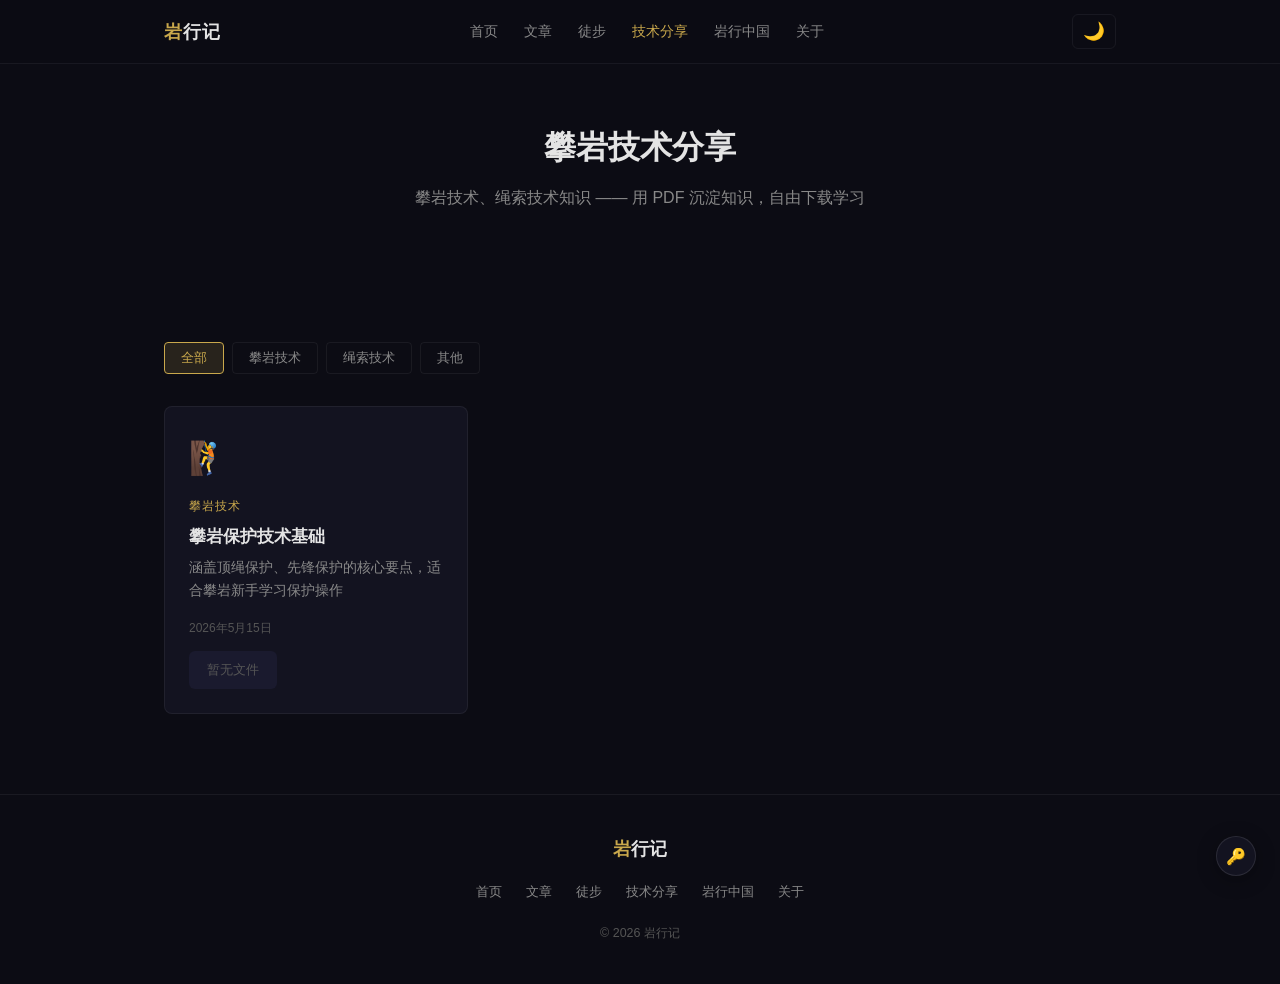
<file: techniques.html>
<!DOCTYPE html>
<html lang="zh-CN">
<head>
    <meta charset="UTF-8">
    <meta name="viewport" content="width=device-width, initial-scale=1.0">
    <title>技术分享 | 岩行记</title>
    <link rel="stylesheet" href="css/style.css">
    <link rel="icon" href="data:image/svg+xml,<svg xmlns='http://www.w3.org/2000/svg' viewBox='0 0 100 100'><text y='.9em' font-size='90'>⛰️</text></svg>">
    <meta http-equiv="Cache-Control" content="no-cache">
</head>
<body>
    <nav class="nav">
        <div class="nav-inner">
            <a href="index.html" class="nav-brand"><span>岩</span>行记</a>
            <div class="nav-links" id="navLinks">
                <a href="index.html">首页</a>
                <a href="blog.html">文章</a>
                <a href="hiking.html">徒步</a>
                <a href="techniques.html" class="active">技术分享</a>
                <a href="yanxing.html">岩行中国</a>
                <a href="about.html">关于</a>
            </div>
            <button class="theme-btn" onclick="toggleTheme()" title="切换主题">🌙</button>
            <button class="nav-toggle" onclick="document.getElementById('navLinks').classList.toggle('show')">
                <span></span><span></span><span></span>
            </button>
        </div>
    </nav>

    <section class="page-head">
        <div class="container">
            <h1>攀岩技术分享</h1>
            <p>攀岩技术、绳索技术知识 —— 用 PDF 沉淀知识，自由下载学习</p>
        </div>
    </section>

    <section class="section">
        <div class="container">
            <div class="tech-categories" id="techCategories">
                <button class="filter-btn active" data-cat="all">全部</button>
                <button class="filter-btn" data-cat="攀岩技术">攀岩技术</button>
                <button class="filter-btn" data-cat="绳索技术">绳索技术</button>
                <button class="filter-btn" data-cat="其他">其他</button>
            </div>

            <div class="tech-grid" id="techGrid"></div>
            <div class="tech-empty" id="techEmpty" style="display:none;">
                <div class="empty-icon">📚</div>
                <p>暂无技术分享内容</p>
                <p style="font-size:0.8rem;">博主正在整理攀岩技术资料，敬请期待</p>
            </div>
        </div>
    </section>

    <!-- PDF 预览模态框 -->
    <div id="pdfModal" style="display:none;position:fixed;top:0;left:0;right:0;bottom:0;z-index:10001;background:rgba(0,0,0,0.85);" onclick="if(event.target===this)closePdfModal()">
        <div style="position:absolute;top:16px;right:24px;z-index:10;">
            <button onclick="closePdfModal()" style="background:none;border:none;color:#fff;font-size:1.8rem;cursor:pointer;padding:8px;">✕</button>
        </div>
        <iframe id="pdfFrame" style="width:100%;height:100%;border:none;" allowfullscreen></iframe>
    </div>

    <footer class="footer">
        <div class="footer-inner">
            <div class="footer-brand"><span>岩</span>行记</div>
            <div class="footer-links">
                <a href="index.html">首页</a>
                <a href="blog.html">文章</a>
                <a href="hiking.html">徒步</a>
                <a href="techniques.html">技术分享</a>
                <a href="yanxing.html">岩行中国</a>
                <a href="about.html">关于</a>
            </div>
            <p class="footer-copy">© 2026 岩行记</p>
        </div>
    </footer>

    <script src="js/main.js"></script>
    <script src="js/admin.js"></script>
    <script>
        var isAuthor = sessionStorage.getItem('admin_auth') === '1';

        // ==================== 数据管理 ====================
        var TECHNIQUES = [];
        function loadTechniques() {
            try {
                var d = localStorage.getItem('techniques_data');
                if (d) TECHNIQUES = JSON.parse(d);
            } catch(e) { TECHNIQUES = []; }
            if (!TECHNIQUES.length) TECHNIQUES = [];
            // Try fetching from GitHub Pages JSON
            fetch('data/techniques.json?t=' + Date.now())
                .then(function(r) { if (r.ok) return r.json(); throw new Error('no data'); })
                .then(function(data) {
                    if (data && data.length) {
                        TECHNIQUES = data;
                        localStorage.setItem('techniques_data', JSON.stringify(data));
                        renderTechniques();
                    }
                }).catch(function() { /* Use localStorage as fallback */ });
        }

        function saveTechniques() {
            localStorage.setItem('techniques_data', JSON.stringify(TECHNIQUES));
        }

        // ==================== 渲染技术卡片 ====================
        var iconMap = { '攀岩技术': '🧗', '绳索技术': '🪢', '其他': '📖' };
        var currentFilter = 'all';

        function renderTechniques(filter) {
            filter = filter || currentFilter;
            currentFilter = filter;
            var container = document.getElementById('techGrid');
            var empty = document.getElementById('techEmpty');

            var list = filter === 'all' ? TECHNIQUES : TECHNIQUES.filter(function(t) { return t.category === filter; });

            if (!list.length) {
                container.innerHTML = '';
                empty.style.display = 'block';
                return;
            }
            empty.style.display = 'none';

            container.innerHTML = list.map(function(t, i) {
                var d = new Date(t.date).toLocaleDateString('zh-CN', { year: 'numeric', month: 'long', day: 'numeric' });
                var icon = iconMap[t.category] || '📖';
                var hasPdf = !!(t.pdfData || t.pdfUrl || t.pdfFile);
                var dlBtn = '';
                if (t.pdfFile) {
                    dlBtn = '<a href="' + t.pdfFile + '" target="_blank" class="btn-download">📥 下载 PDF</a>';
                } else if (t.pdfData) {
                    dlBtn = '<button class="btn-download" onclick="downloadPdf(' + i + ')">📥 下载 PDF</button>';
                } else if (t.pdfUrl) {
                    dlBtn = '<a href="' + t.pdfUrl + '" target="_blank" class="btn-download">📥 下载 PDF</a>' +
                            '<button class="btn-online" onclick="previewPdfUrl(\'' + t.pdfUrl + '\')">👁 在线预览</button>';
                } else {
                    dlBtn = '<span class="btn-download disabled">暂无文件</span>';
                }

                var delBtn = '';
                if (isAuthor) {
                    delBtn = '<button class="btn btn-ghost btn-sm" onclick="deleteTechnique(' + i + ')" style="color:#e94560;margin-top:8px;">删除</button>';
                }

                return '<article class="tech-card">' +
                    '<div class="tech-card-icon">' + icon + '</div>' +
                    '<div class="tech-card-tag">' + t.category + '</div>' +
                    '<h3 class="tech-card-title">' + t.title + '</h3>' +
                    '<p class="tech-card-desc">' + t.description + '</p>' +
                    '<div class="tech-card-meta">' + d + (t.pdfName ? ' · ' + t.pdfName : '') + '</div>' +
                    '<div class="tech-card-actions">' + dlBtn + '</div>' +
                    delBtn +
                '</article>';
            }).join('');
        }

        // ==================== PDF 下载 ====================
        function downloadPdf(index) {
            var t = TECHNIQUES[index];
            if (!t || !t.pdfData) return;
            var byteChars = atob(t.pdfData.split(',')[1]);
            var byteNums = new Array(byteChars.length);
            for (var i = 0; i < byteChars.length; i++) byteNums[i] = byteChars.charCodeAt(i);
            var byteArr = new Uint8Array(byteNums);
            var blob = new Blob([byteArr], { type: 'application/pdf' });
            var url = URL.createObjectURL(blob);
            var a = document.createElement('a');
            a.href = url;
            a.download = t.pdfName || 'technique.pdf';
            document.body.appendChild(a);
            a.click();
            document.body.removeChild(a);
            URL.revokeObjectURL(url);
        }

        // ==================== PDF 预览 ====================
        function previewPdfUrl(url) {
            document.getElementById('pdfFrame').src = url;
            document.getElementById('pdfModal').style.display = 'block';
        }

        function previewPdfData(index) {
            var t = TECHNIQUES[index];
            if (!t || !t.pdfData) return;
            document.getElementById('pdfFrame').src = t.pdfData;
            document.getElementById('pdfModal').style.display = 'block';
        }

        function closePdfModal() {
            document.getElementById('pdfModal').style.display = 'none';
            document.getElementById('pdfFrame').src = '';
        }

        function deleteTechnique(index) {
            if (!confirm('确定删除「' + TECHNIQUES[index].title + '」？')) return;
            TECHNIQUES.splice(index, 1);
            saveTechniques();
            renderTechniques();
        }

        // ==================== 分类筛选 ====================
        document.addEventListener('DOMContentLoaded', function() {
            document.getElementById('techCategories').addEventListener('click', function(e) {
                if (!e.target.classList.contains('filter-btn')) return;
                document.querySelectorAll('#techCategories .filter-btn').forEach(function(b) { b.classList.remove('active'); });
                e.target.classList.add('active');
                renderTechniques(e.target.dataset.cat);
            });
        });

        // 初始化
        loadTechniques();
        renderTechniques();

        // 键盘快捷键关闭模态框
        document.addEventListener('keydown', function(e) {
            if (e.key === 'Escape') closePdfModal();
        });
    </script>
</body>
</html>
</file>
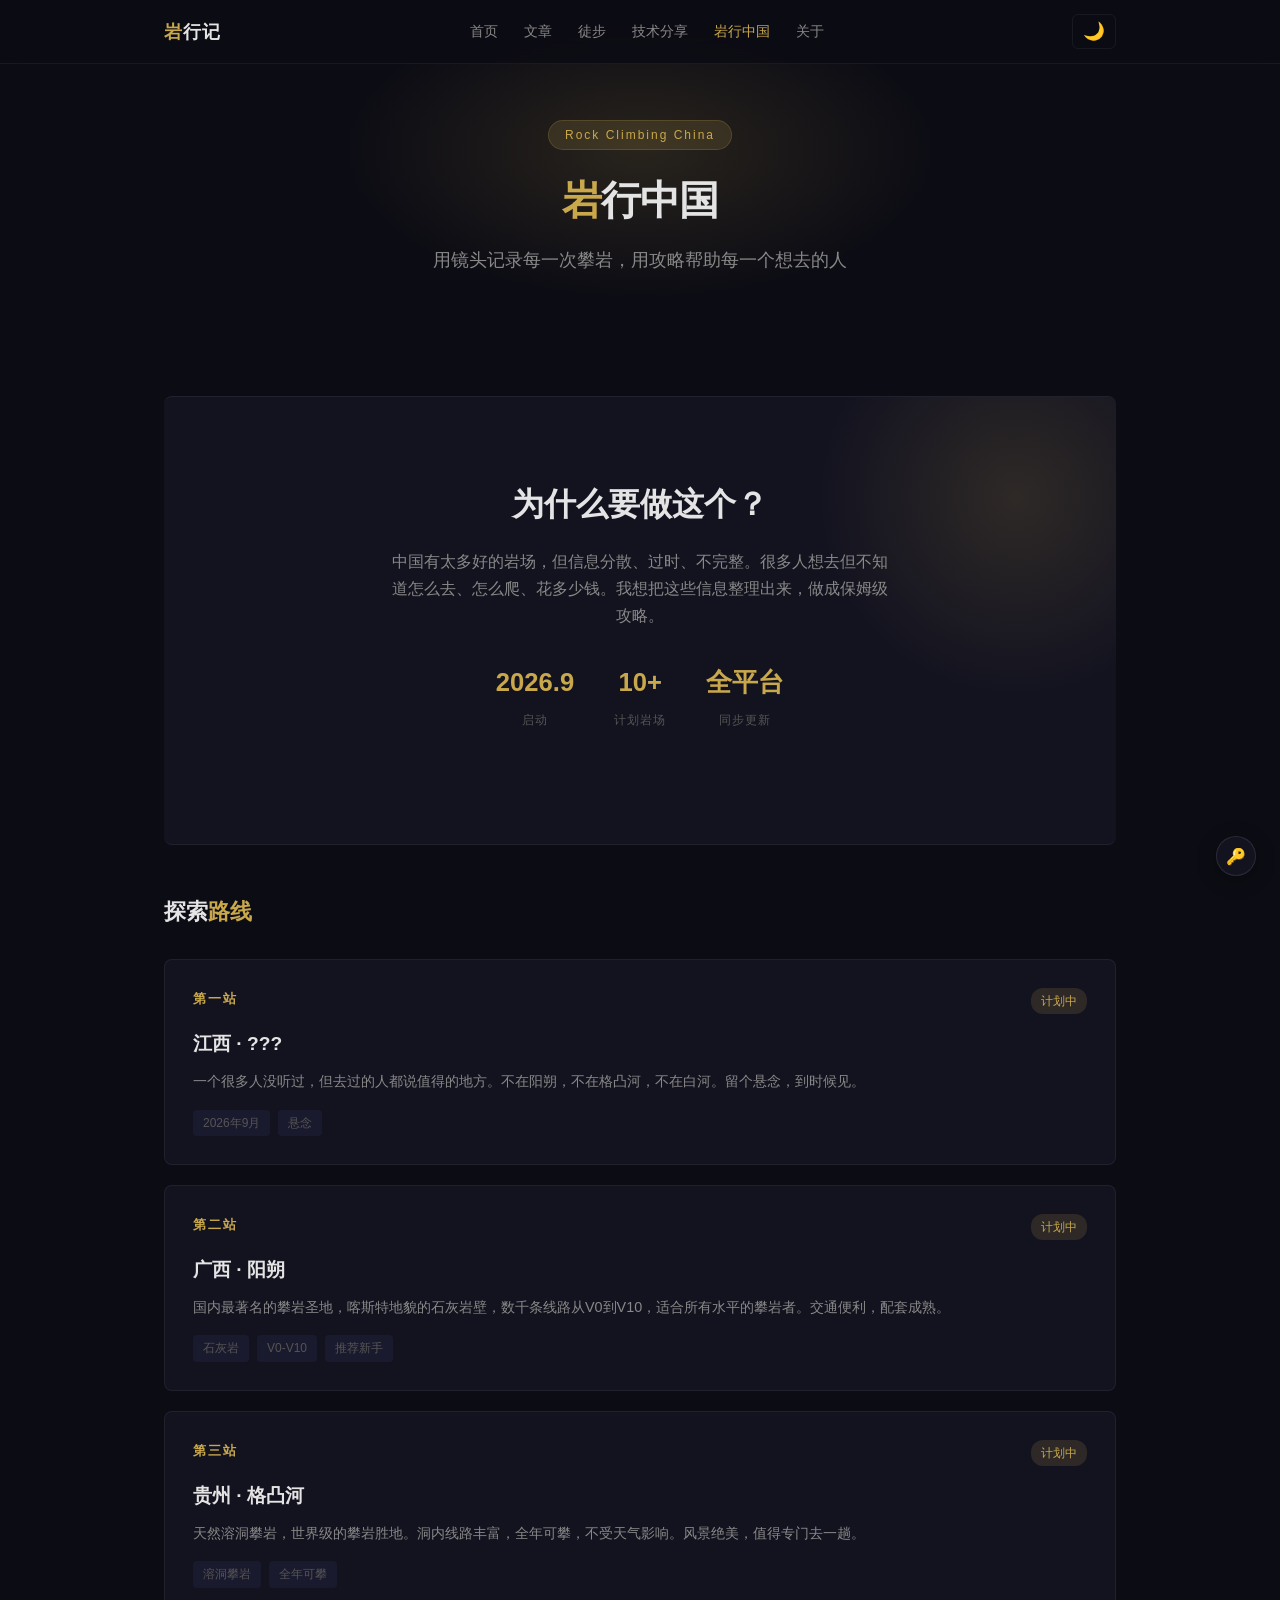
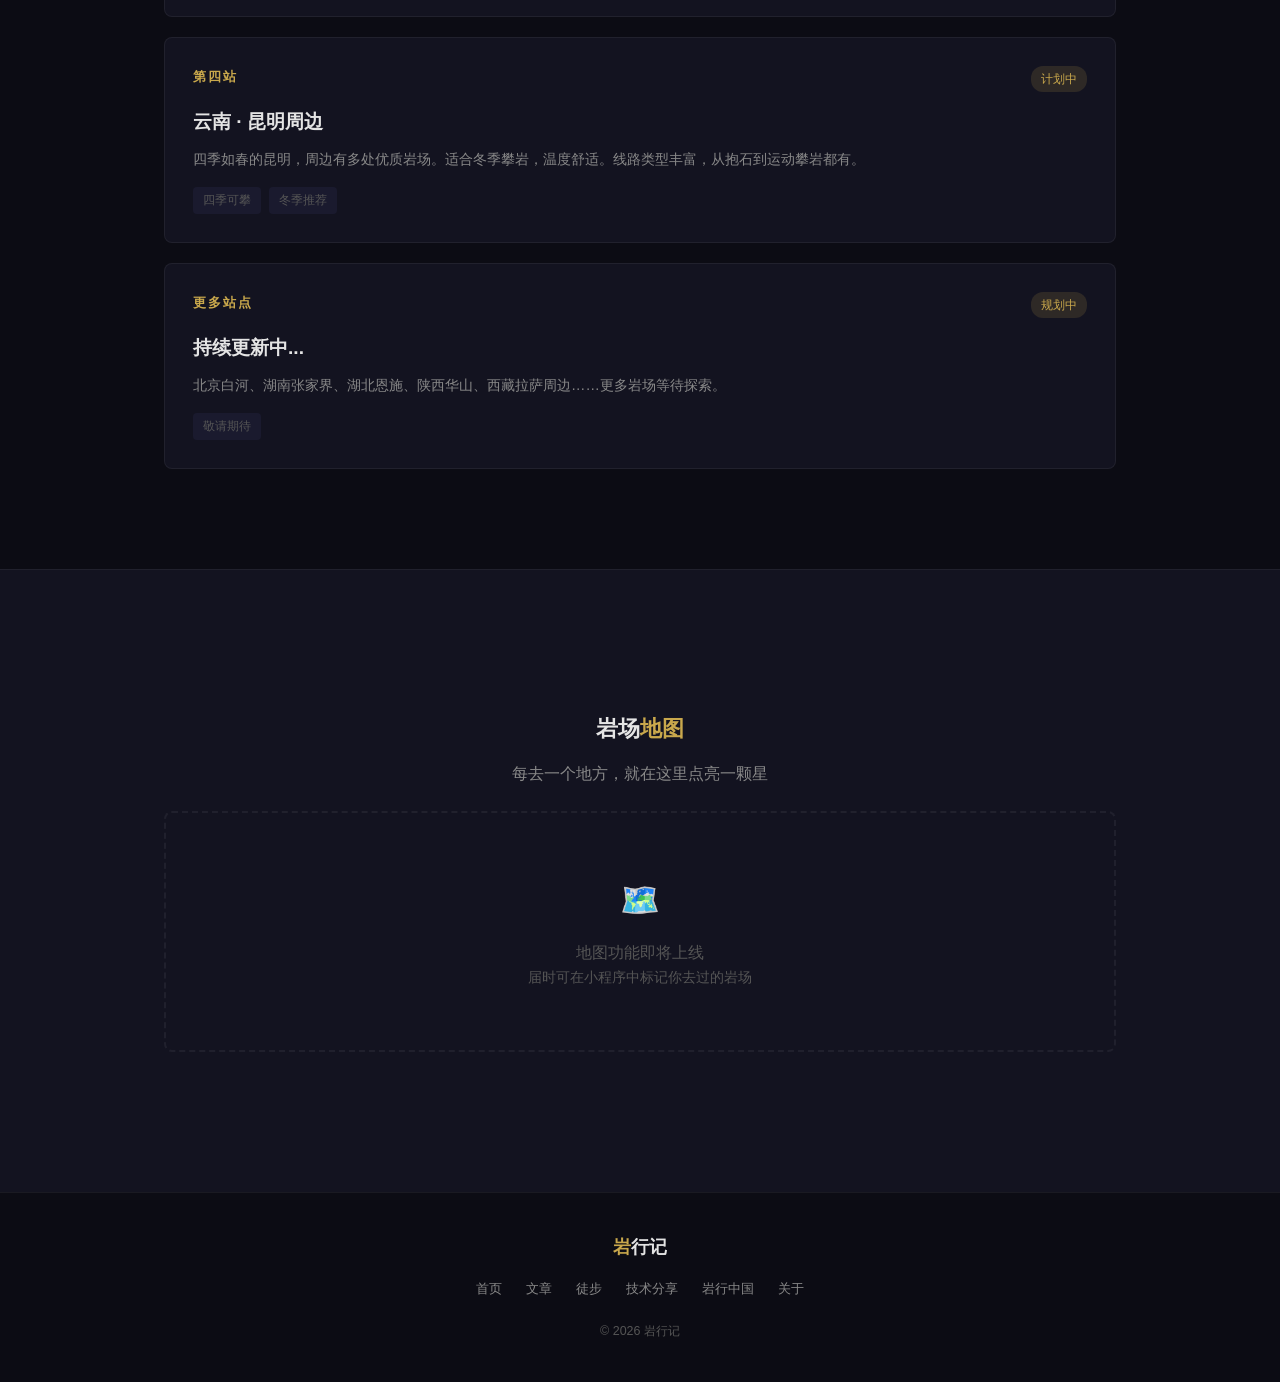
<file: yanxing.html>
<!DOCTYPE html>
<html lang="zh-CN">
<head>
    <meta charset="UTF-8">
    <meta name="viewport" content="width=device-width, initial-scale=1.0">
    <title>岩行中国 | 探索中国攀岩场地</title>
    <link rel="stylesheet" href="css/style.css">
    <link rel="icon" href="data:image/svg+xml,<svg xmlns='http://www.w3.org/2000/svg' viewBox='0 0 100 100'><text y='.9em' font-size='90'>⛰️</text></svg>">
    <meta http-equiv="Cache-Control" content="no-cache">
</head>
<body>
    <nav class="nav">
        <div class="nav-inner">
            <a href="index.html" class="nav-brand"><span>岩</span>行记</a>
            <div class="nav-links" id="navLinks">
                <a href="index.html">首页</a>
                <a href="blog.html">文章</a>
                <a href="hiking.html">徒步</a>
                <a href="techniques.html">技术分享</a>
                <a href="yanxing.html" class="active">岩行中国</a>
                <a href="about.html">关于</a>
            </div>
            <button class="theme-btn" onclick="toggleTheme()" title="切换主题">🌙</button>
            <button class="nav-toggle" onclick="document.getElementById('navLinks').classList.toggle('show')">
                <span></span><span></span><span></span>
            </button>
        </div>
    </nav>

    <section class="yx-header">
        <div class="container">
            <span class="yanxing-badge" style="display:inline-block;margin-bottom:16px;">Rock Climbing China</span>
            <h1><span>岩</span>行中国</h1>
            <p class="sub">用镜头记录每一次攀岩，用攻略帮助每一个想去的人</p>
        </div>
    </section>

    <section class="section">
        <div class="container">
            <div class="yanxing" style="border-radius:var(--radius); margin-bottom:48px;">
                <h2>为什么要做这个？</h2>
                <p>中国有太多好的岩场，但信息分散、过时、不完整。很多人想去但不知道怎么去、怎么爬、花多少钱。我想把这些信息整理出来，做成保姆级攻略。</p>
                <div class="stops" style="margin-top:32px;">
                    <div><span class="stop-num">2026.9</span><span class="stop-label">启动</span></div>
                    <div><span class="stop-num">10+</span><span class="stop-label">计划岩场</span></div>
                    <div><span class="stop-num">全平台</span><span class="stop-label">同步更新</span></div>
                </div>
            </div>

            <h2 class="section-title" style="margin-bottom:28px;">探索<span class="gold">路线</span></h2>

            <div class="yx-spot">
                <div class="yx-spot-top">
                    <span class="yx-spot-num">第一站</span>
                    <span class="yx-spot-status status-plan">计划中</span>
                </div>
                <h3 class="yx-spot-title">江西 · ???</h3>
                <p class="yx-spot-desc">一个很多人没听过，但去过的人都说值得的地方。不在阳朔，不在格凸河，不在白河。留个悬念，到时候见。</p>
                <div class="yx-spot-tags">
                    <span class="yx-spot-tag">2026年9月</span>
                    <span class="yx-spot-tag">悬念</span>
                </div>
            </div>

            <div class="yx-spot">
                <div class="yx-spot-top">
                    <span class="yx-spot-num">第二站</span>
                    <span class="yx-spot-status status-plan">计划中</span>
                </div>
                <h3 class="yx-spot-title">广西 · 阳朔</h3>
                <p class="yx-spot-desc">国内最著名的攀岩圣地，喀斯特地貌的石灰岩壁，数千条线路从V0到V10，适合所有水平的攀岩者。交通便利，配套成熟。</p>
                <div class="yx-spot-tags">
                    <span class="yx-spot-tag">石灰岩</span>
                    <span class="yx-spot-tag">V0-V10</span>
                    <span class="yx-spot-tag">推荐新手</span>
                </div>
            </div>

            <div class="yx-spot">
                <div class="yx-spot-top">
                    <span class="yx-spot-num">第三站</span>
                    <span class="yx-spot-status status-plan">计划中</span>
                </div>
                <h3 class="yx-spot-title">贵州 · 格凸河</h3>
                <p class="yx-spot-desc">天然溶洞攀岩，世界级的攀岩胜地。洞内线路丰富，全年可攀，不受天气影响。风景绝美，值得专门去一趟。</p>
                <div class="yx-spot-tags">
                    <span class="yx-spot-tag">溶洞攀岩</span>
                    <span class="yx-spot-tag">全年可攀</span>
                </div>
            </div>

            <div class="yx-spot">
                <div class="yx-spot-top">
                    <span class="yx-spot-num">第四站</span>
                    <span class="yx-spot-status status-plan">计划中</span>
                </div>
                <h3 class="yx-spot-title">云南 · 昆明周边</h3>
                <p class="yx-spot-desc">四季如春的昆明，周边有多处优质岩场。适合冬季攀岩，温度舒适。线路类型丰富，从抱石到运动攀岩都有。</p>
                <div class="yx-spot-tags">
                    <span class="yx-spot-tag">四季可攀</span>
                    <span class="yx-spot-tag">冬季推荐</span>
                </div>
            </div>

            <div class="yx-spot">
                <div class="yx-spot-top">
                    <span class="yx-spot-num">更多站点</span>
                    <span class="yx-spot-status status-plan">规划中</span>
                </div>
                <h3 class="yx-spot-title">持续更新中...</h3>
                <p class="yx-spot-desc">北京白河、湖南张家界、湖北恩施、陕西华山、西藏拉萨周边……更多岩场等待探索。</p>
                <div class="yx-spot-tags">
                    <span class="yx-spot-tag">敬请期待</span>
                </div>
            </div>
        </div>
    </section>

    <section class="section" style="background:var(--bg-card); border-top:1px solid var(--border);">
        <div class="container">
            <div class="yx-map">
                <h2 class="section-title" style="margin-bottom:12px; text-align:center;">岩场<span class="gold">地图</span></h2>
                <p style="color:var(--text-dim); margin-bottom:24px; text-align:center;">每去一个地方，就在这里点亮一颗星</p>
                <div class="yx-map-placeholder">
                    <p style="font-size:2rem; margin-bottom:12px;">🗺️</p>
                    <p>地图功能即将上线</p>
                    <p style="font-size:0.85rem;">届时可在小程序中标记你去过的岩场</p>
                </div>
            </div>
        </div>
    </section>

    <footer class="footer">
        <div class="footer-inner">
            <div class="footer-brand"><span>岩</span>行记</div>
            <div class="footer-links">
                <a href="index.html">首页</a>
                <a href="blog.html">文章</a>
                <a href="hiking.html">徒步</a>
                <a href="techniques.html">技术分享</a>
                <a href="yanxing.html">岩行中国</a>
                <a href="about.html">关于</a>
            </div>
            <p class="footer-copy">© 2026 岩行记</p>
        </div>
    </footer>

    <script src="js/main.js"></script>
    <script src="js/admin.js"></script>
</body>
</html>
</file>
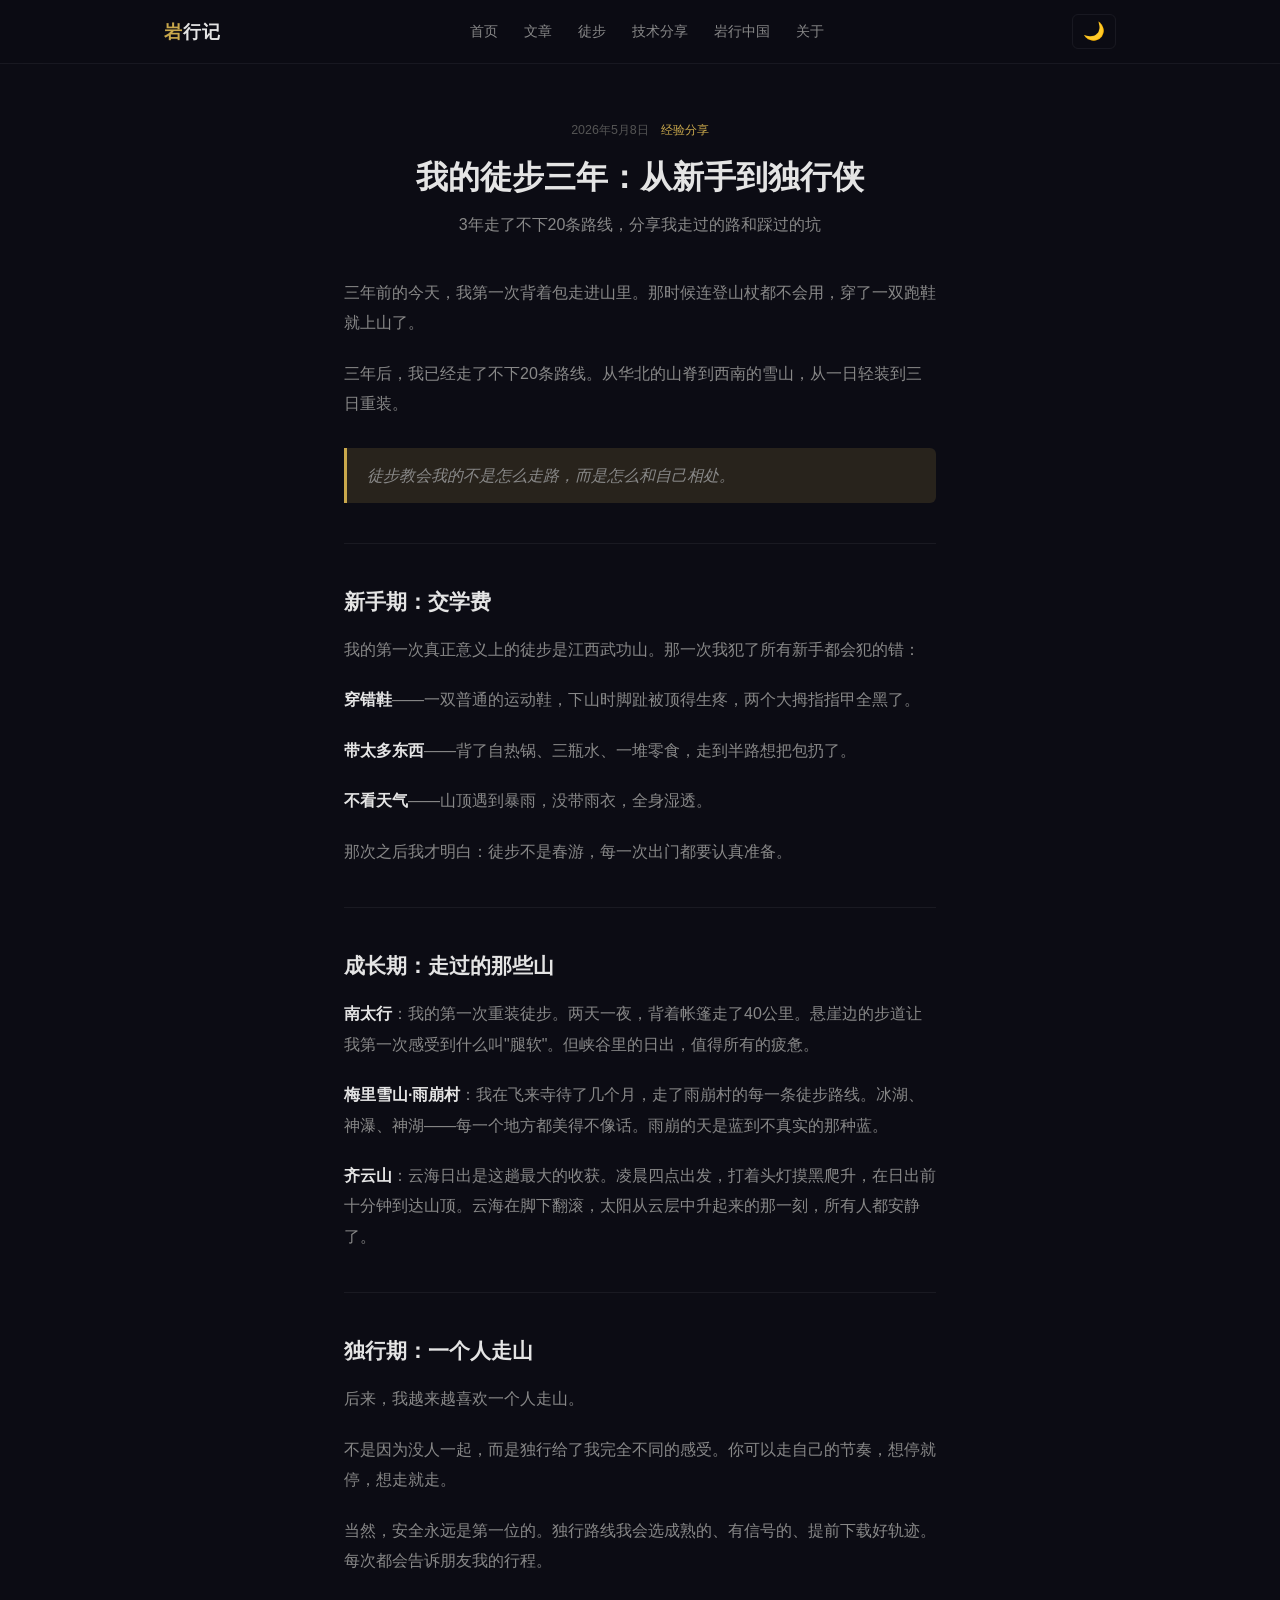
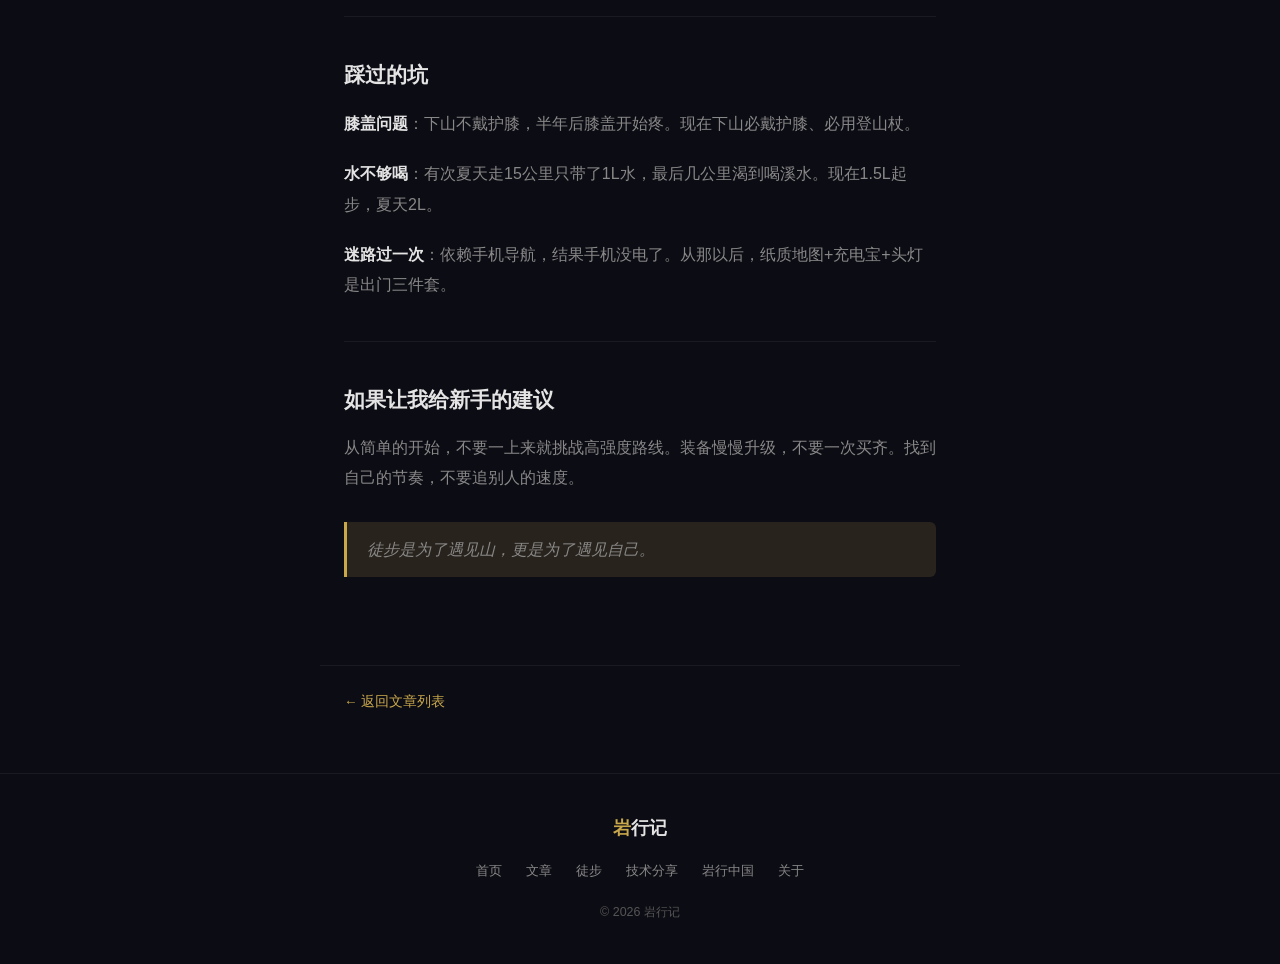
<file: posts/hiking-experience-3years.html>
<!DOCTYPE html>
<html lang="zh-CN">
<head>
    <meta charset="UTF-8">
    <meta name="viewport" content="width=device-width, initial-scale=1.0">
    <meta http-equiv="Cache-Control" content="no-cache">
    <title>我的徒步三年：从新手到独行侠 | 岩行记</title>
    <link rel="stylesheet" href="../css/style.css">
    <link rel="icon" href="data:image/svg+xml,<svg xmlns='http://www.w3.org/2000/svg' viewBox='0 0 100 100'><text y='.9em' font-size='90'>⛰️</text></svg>">
</head>
<body>
    <nav class="nav">
        <div class="nav-inner">
            <a href="../index.html" class="nav-brand"><span>岩</span>行记</a>
            <div class="nav-links" id="navLinks">
                <a href="../index.html">首页</a>
                <a href="../blog.html">文章</a>
                <a href="../hiking.html">徒步</a>
                <a href="../techniques.html">技术分享</a>
                <a href="../yanxing.html">岩行中国</a>
                <a href="../about.html">关于</a>
            </div>
            <button class="theme-btn" onclick="toggleTheme()" title="切换主题">🌙</button>
            <button class="nav-toggle" onclick="document.getElementById('navLinks').classList.toggle('show')">
                <span></span><span></span><span></span>
            </button>
    </nav>

    <section class="article-head">
        <div class="container">
            <div class="post-meta">
                <span class="post-date">2026年5月8日</span>
                <span class="post-tag">经验分享</span>
            </div>
            <h1>我的徒步三年：从新手到独行侠</h1>
            <p class="subtitle">3年走了不下20条路线，分享我走过的路和踩过的坑</p>
        </div>
    </section>

    <article class="article-body">
        <p>三年前的今天，我第一次背着包走进山里。那时候连登山杖都不会用，穿了一双跑鞋就上山了。</p>
        <p>三年后，我已经走了不下20条路线。从华北的山脊到西南的雪山，从一日轻装到三日重装。</p>
        <blockquote>徒步教会我的不是怎么走路，而是怎么和自己相处。</blockquote>

        <hr>

        <h2>新手期：交学费</h2>
        <p>我的第一次真正意义上的徒步是江西武功山。那一次我犯了所有新手都会犯的错：</p>
        <p><strong>穿错鞋</strong>——一双普通的运动鞋，下山时脚趾被顶得生疼，两个大拇指指甲全黑了。</p>
        <p><strong>带太多东西</strong>——背了自热锅、三瓶水、一堆零食，走到半路想把包扔了。</p>
        <p><strong>不看天气</strong>——山顶遇到暴雨，没带雨衣，全身湿透。</p>
        <p>那次之后我才明白：徒步不是春游，每一次出门都要认真准备。</p>

        <hr>

        <h2>成长期：走过的那些山</h2>
        <p><strong>南太行</strong>：我的第一次重装徒步。两天一夜，背着帐篷走了40公里。悬崖边的步道让我第一次感受到什么叫"腿软"。但峡谷里的日出，值得所有的疲惫。</p>
        <p><strong>梅里雪山·雨崩村</strong>：我在飞来寺待了几个月，走了雨崩村的每一条徒步路线。冰湖、神瀑、神湖——每一个地方都美得不像话。雨崩的天是蓝到不真实的那种蓝。</p>
        <p><strong>齐云山</strong>：云海日出是这趟最大的收获。凌晨四点出发，打着头灯摸黑爬升，在日出前十分钟到达山顶。云海在脚下翻滚，太阳从云层中升起来的那一刻，所有人都安静了。</p>

        <hr>

        <h2>独行期：一个人走山</h2>
        <p>后来，我越来越喜欢一个人走山。</p>
        <p>不是因为没人一起，而是独行给了我完全不同的感受。你可以走自己的节奏，想停就停，想走就走。</p>
        <p>当然，安全永远是第一位的。独行路线我会选成熟的、有信号的、提前下载好轨迹。每次都会告诉朋友我的行程。</p>

        <hr>

        <h2>踩过的坑</h2>
        <p><strong>膝盖问题</strong>：下山不戴护膝，半年后膝盖开始疼。现在下山必戴护膝、必用登山杖。</p>
        <p><strong>水不够喝</strong>：有次夏天走15公里只带了1L水，最后几公里渴到喝溪水。现在1.5L起步，夏天2L。</p>
        <p><strong>迷路过一次</strong>：依赖手机导航，结果手机没电了。从那以后，纸质地图+充电宝+头灯是出门三件套。</p>

        <hr>

        <h2>如果让我给新手的建议</h2>
        <p>从简单的开始，不要一上来就挑战高强度路线。装备慢慢升级，不要一次买齐。找到自己的节奏，不要追别人的速度。</p>
        <blockquote>徒步是为了遇见山，更是为了遇见自己。</blockquote>
    </article>

    <div class="article-nav">
        <a href="../blog.html">← 返回文章列表</a>
    </div>

    <footer class="footer">
        <div class="footer-inner">
            <div class="footer-brand"><span>岩</span>行记</div>
            <div class="footer-links">
                <a href="../index.html">首页</a>
                <a href="../blog.html">文章</a>
                <a href="../hiking.html">徒步</a>
                <a href="../techniques.html">技术分享</a>
                <a href="../yanxing.html">岩行中国</a>
                <a href="../about.html">关于</a>
            </div>
            <p class="footer-copy">© 2026 岩行记</p>
        </div>
    </footer>
    <script src="../js/main.js"></script>
</body>
</html>
</file>
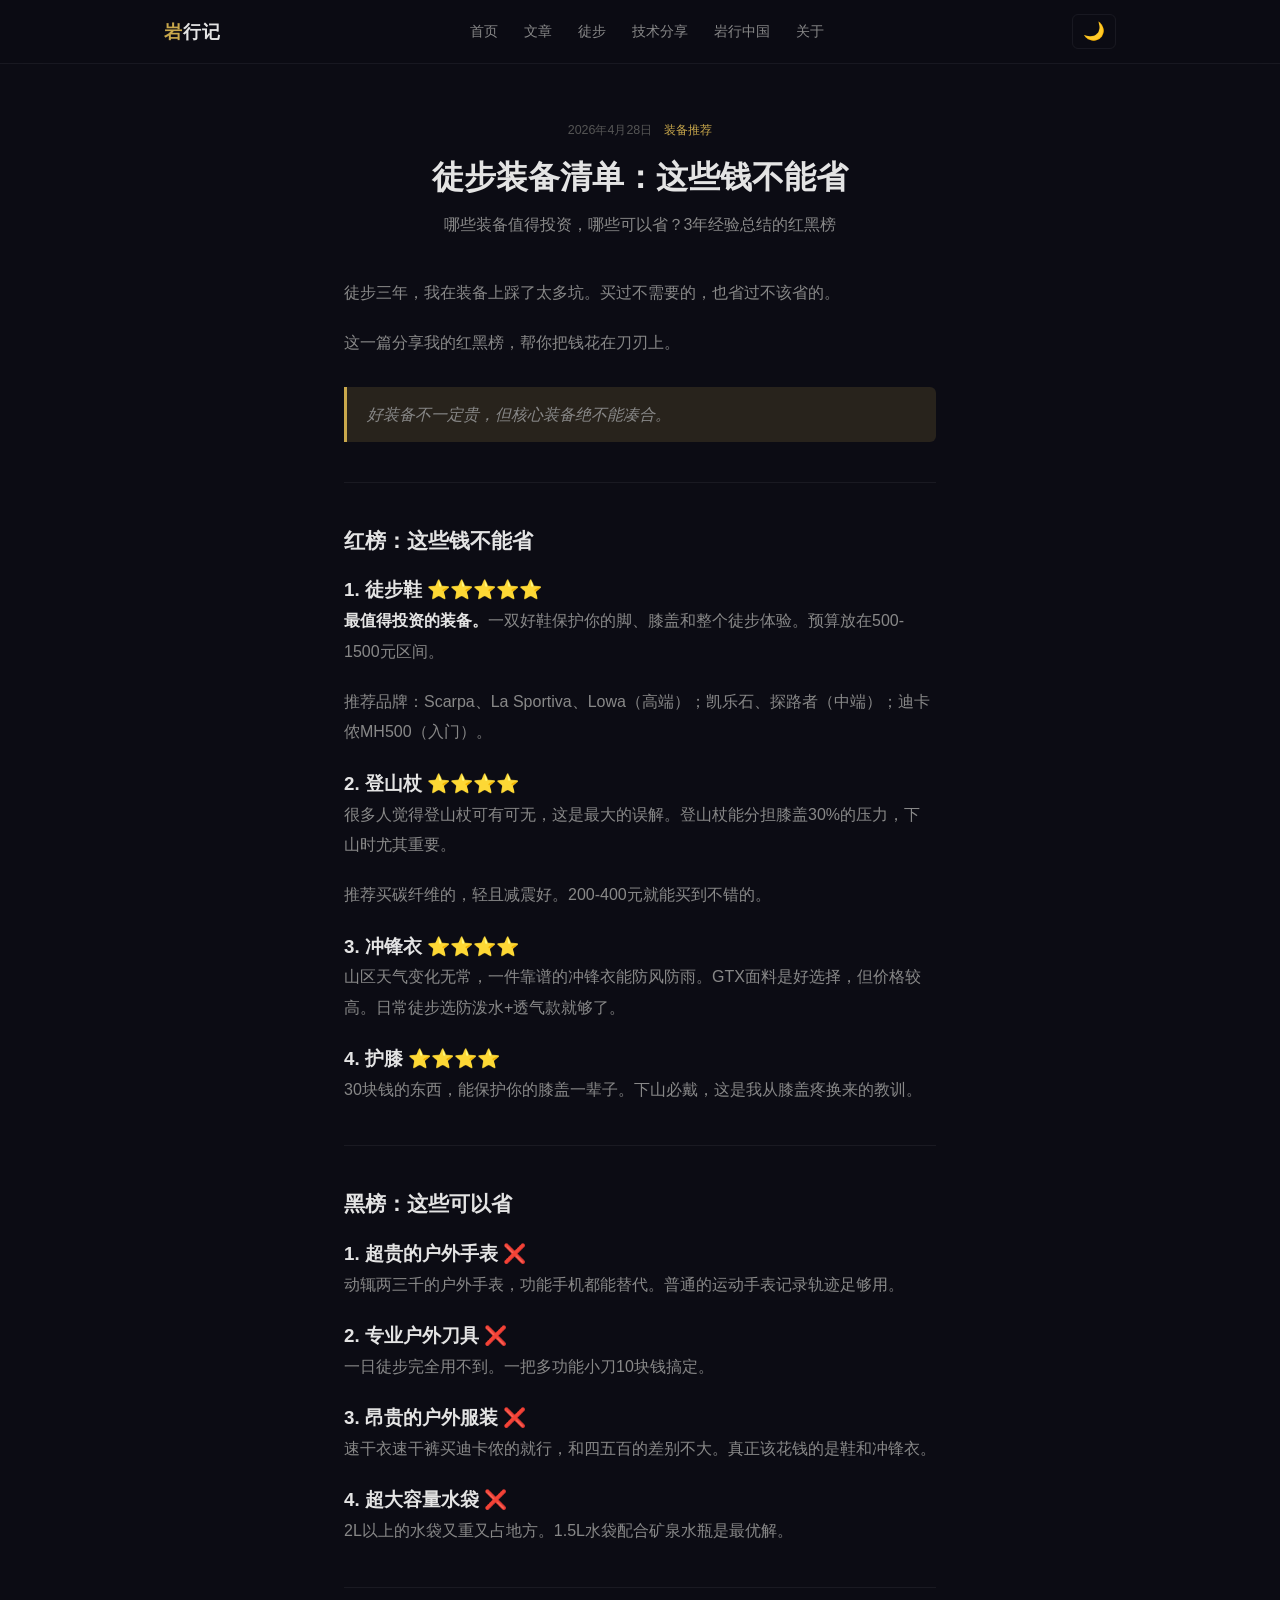
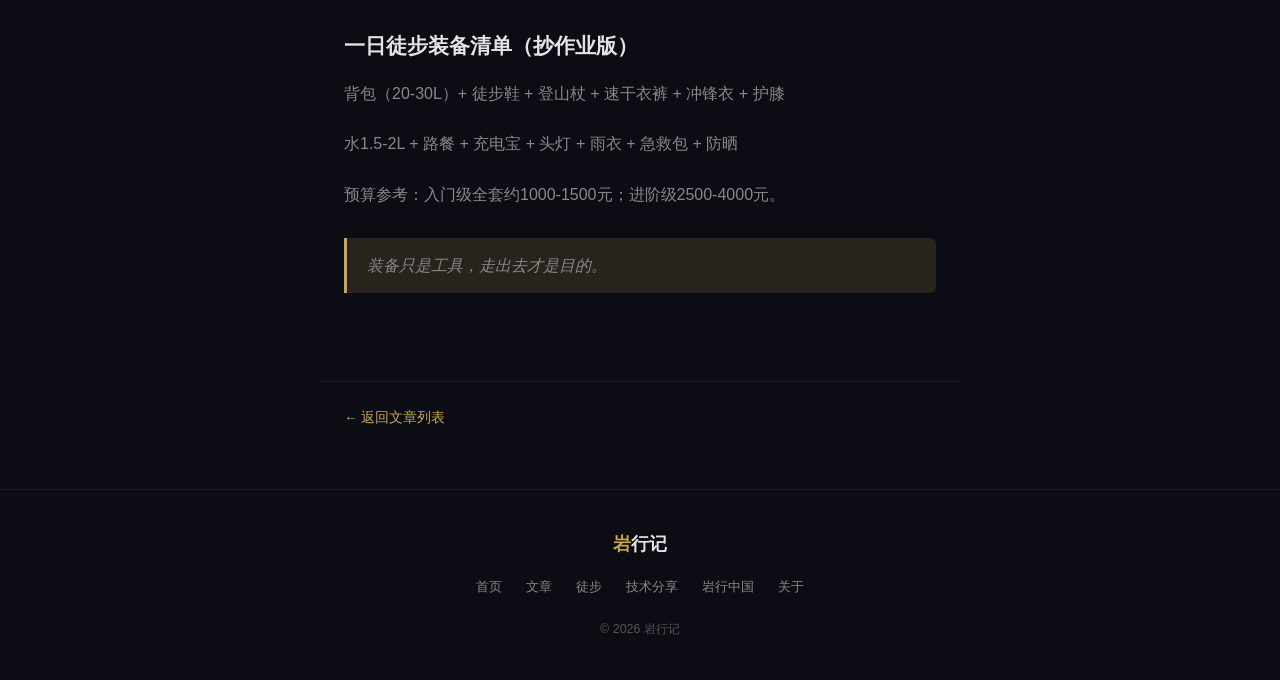
<file: posts/hiking-gear-guide.html>
<!DOCTYPE html>
<html lang="zh-CN">
<head>
    <meta charset="UTF-8">
    <meta name="viewport" content="width=device-width, initial-scale=1.0">
    <meta http-equiv="Cache-Control" content="no-cache">
    <title>徒步装备清单：这些钱不能省 | 岩行记</title>
    <link rel="stylesheet" href="../css/style.css">
    <link rel="icon" href="data:image/svg+xml,<svg xmlns='http://www.w3.org/2000/svg' viewBox='0 0 100 100'><text y='.9em' font-size='90'>⛰️</text></svg>">
</head>
<body>
    <nav class="nav">
        <div class="nav-inner">
            <a href="../index.html" class="nav-brand"><span>岩</span>行记</a>
            <div class="nav-links" id="navLinks">
                <a href="../index.html">首页</a>
                <a href="../blog.html">文章</a>
                <a href="../hiking.html">徒步</a>
                <a href="../techniques.html">技术分享</a>
                <a href="../yanxing.html">岩行中国</a>
                <a href="../about.html">关于</a>
            </div>
            <button class="theme-btn" onclick="toggleTheme()" title="切换主题">🌙</button>
            <button class="nav-toggle" onclick="document.getElementById('navLinks').classList.toggle('show')">
                <span></span><span></span><span></span>
            </button>
    </nav>

    <section class="article-head">
        <div class="container">
            <div class="post-meta">
                <span class="post-date">2026年4月28日</span>
                <span class="post-tag">装备推荐</span>
            </div>
            <h1>徒步装备清单：这些钱不能省</h1>
            <p class="subtitle">哪些装备值得投资，哪些可以省？3年经验总结的红黑榜</p>
        </div>
    </section>

    <article class="article-body">
        <p>徒步三年，我在装备上踩了太多坑。买过不需要的，也省过不该省的。</p>
        <p>这一篇分享我的红黑榜，帮你把钱花在刀刃上。</p>
        <blockquote>好装备不一定贵，但核心装备绝不能凑合。</blockquote>

        <hr>

        <h2>红榜：这些钱不能省</h2>

        <h3>1. 徒步鞋 ⭐⭐⭐⭐⭐</h3>
        <p><strong>最值得投资的装备。</strong>一双好鞋保护你的脚、膝盖和整个徒步体验。预算放在500-1500元区间。</p>
        <p>推荐品牌：Scarpa、La Sportiva、Lowa（高端）；凯乐石、探路者（中端）；迪卡侬MH500（入门）。</p>

        <h3>2. 登山杖 ⭐⭐⭐⭐</h3>
        <p>很多人觉得登山杖可有可无，这是最大的误解。登山杖能分担膝盖30%的压力，下山时尤其重要。</p>
        <p>推荐买碳纤维的，轻且减震好。200-400元就能买到不错的。</p>

        <h3>3. 冲锋衣 ⭐⭐⭐⭐</h3>
        <p>山区天气变化无常，一件靠谱的冲锋衣能防风防雨。GTX面料是好选择，但价格较高。日常徒步选防泼水+透气款就够了。</p>

        <h3>4. 护膝 ⭐⭐⭐⭐</h3>
        <p>30块钱的东西，能保护你的膝盖一辈子。下山必戴，这是我从膝盖疼换来的教训。</p>

        <hr>

        <h2>黑榜：这些可以省</h2>

        <h3>1. 超贵的户外手表 ❌</h3>
        <p>动辄两三千的户外手表，功能手机都能替代。普通的运动手表记录轨迹足够用。</p>

        <h3>2. 专业户外刀具 ❌</h3>
        <p>一日徒步完全用不到。一把多功能小刀10块钱搞定。</p>

        <h3>3. 昂贵的户外服装 ❌</h3>
        <p>速干衣速干裤买迪卡侬的就行，和四五百的差别不大。真正该花钱的是鞋和冲锋衣。</p>

        <h3>4. 超大容量水袋 ❌</h3>
        <p>2L以上的水袋又重又占地方。1.5L水袋配合矿泉水瓶是最优解。</p>

        <hr>

        <h2>一日徒步装备清单（抄作业版）</h2>
        <p>背包（20-30L）+ 徒步鞋 + 登山杖 + 速干衣裤 + 冲锋衣 + 护膝</p>
        <p>水1.5-2L + 路餐 + 充电宝 + 头灯 + 雨衣 + 急救包 + 防晒</p>
        <p>预算参考：入门级全套约1000-1500元；进阶级2500-4000元。</p>

        <blockquote>装备只是工具，走出去才是目的。</blockquote>
    </article>

    <div class="article-nav">
        <a href="../blog.html">← 返回文章列表</a>
    </div>

    <footer class="footer">
        <div class="footer-inner">
            <div class="footer-brand"><span>岩</span>行记</div>
            <div class="footer-links">
                <a href="../index.html">首页</a>
                <a href="../blog.html">文章</a>
                <a href="../hiking.html">徒步</a>
                <a href="../techniques.html">技术分享</a>
                <a href="../yanxing.html">岩行中国</a>
                <a href="../about.html">关于</a>
            </div>
            <p class="footer-copy">© 2026 岩行记</p>
        </div>
    </footer>
    <script src="../js/main.js"></script>
</body>
</html>
</file>
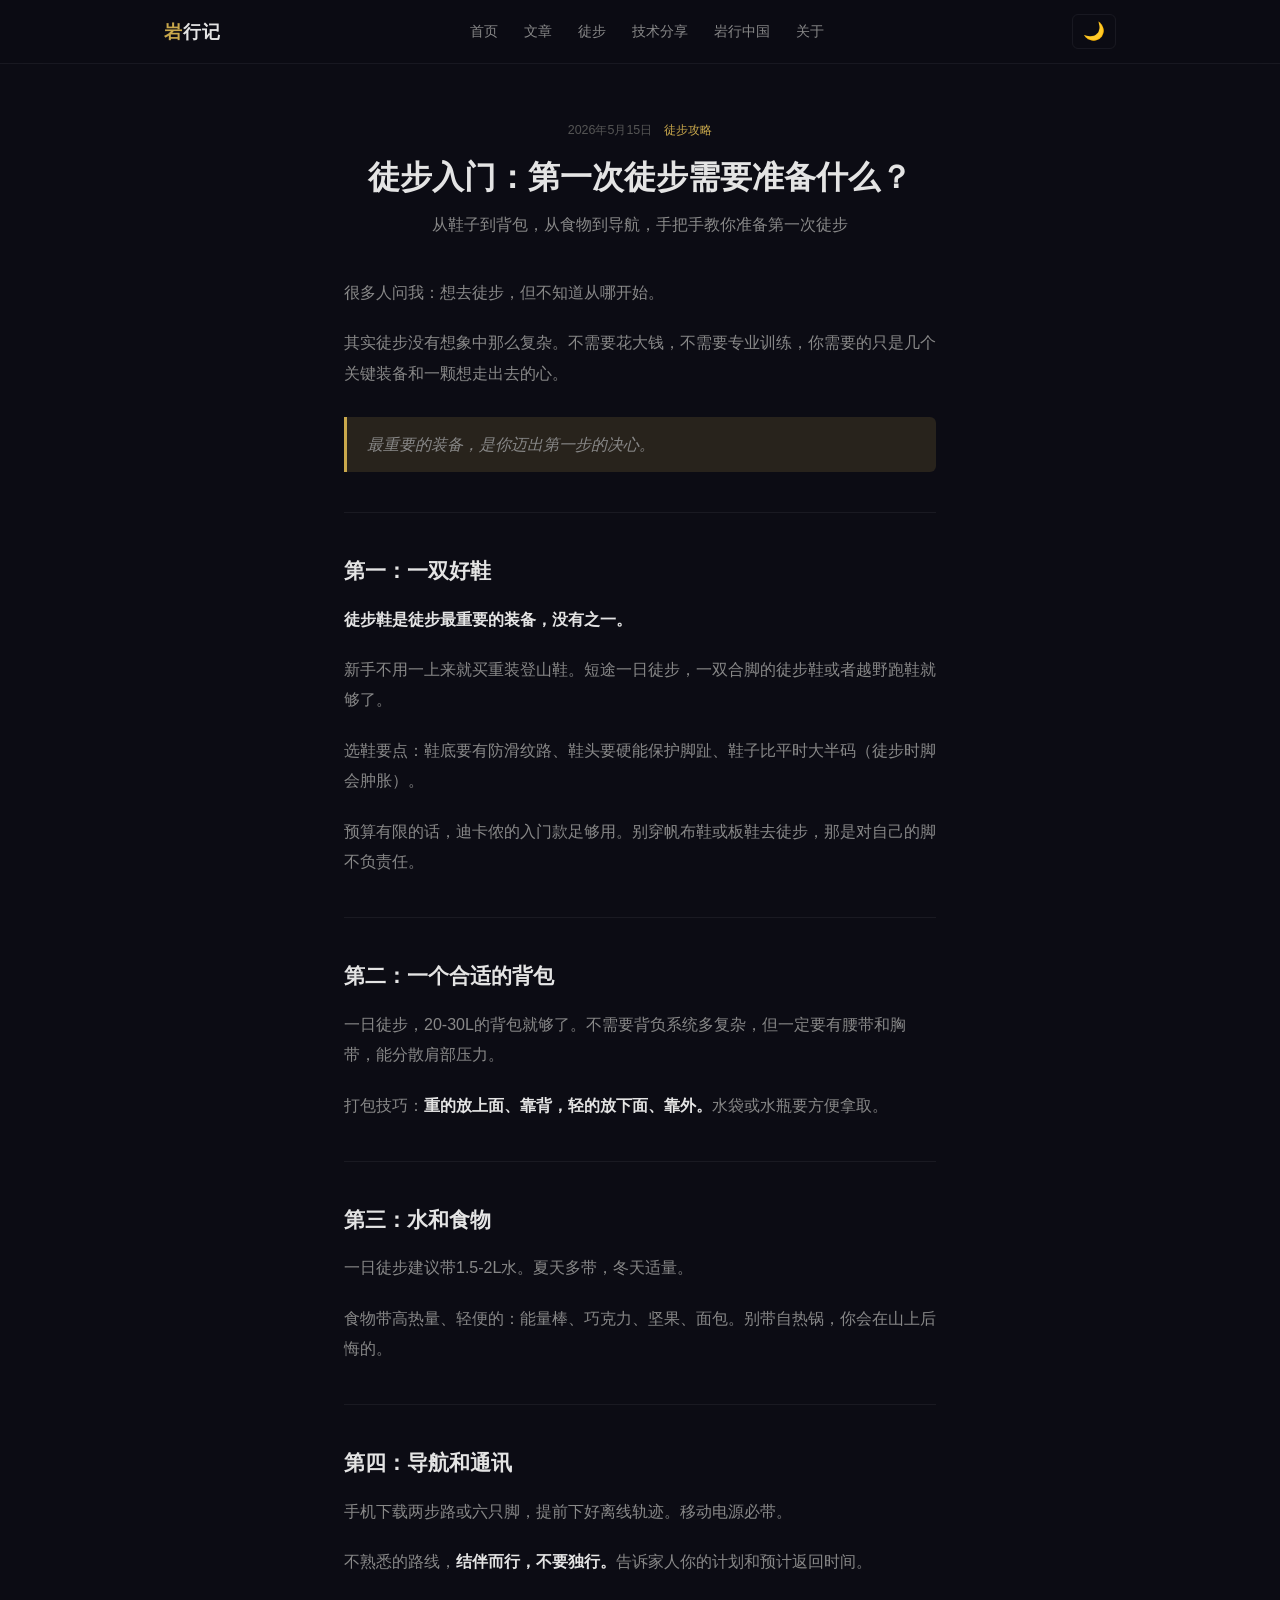
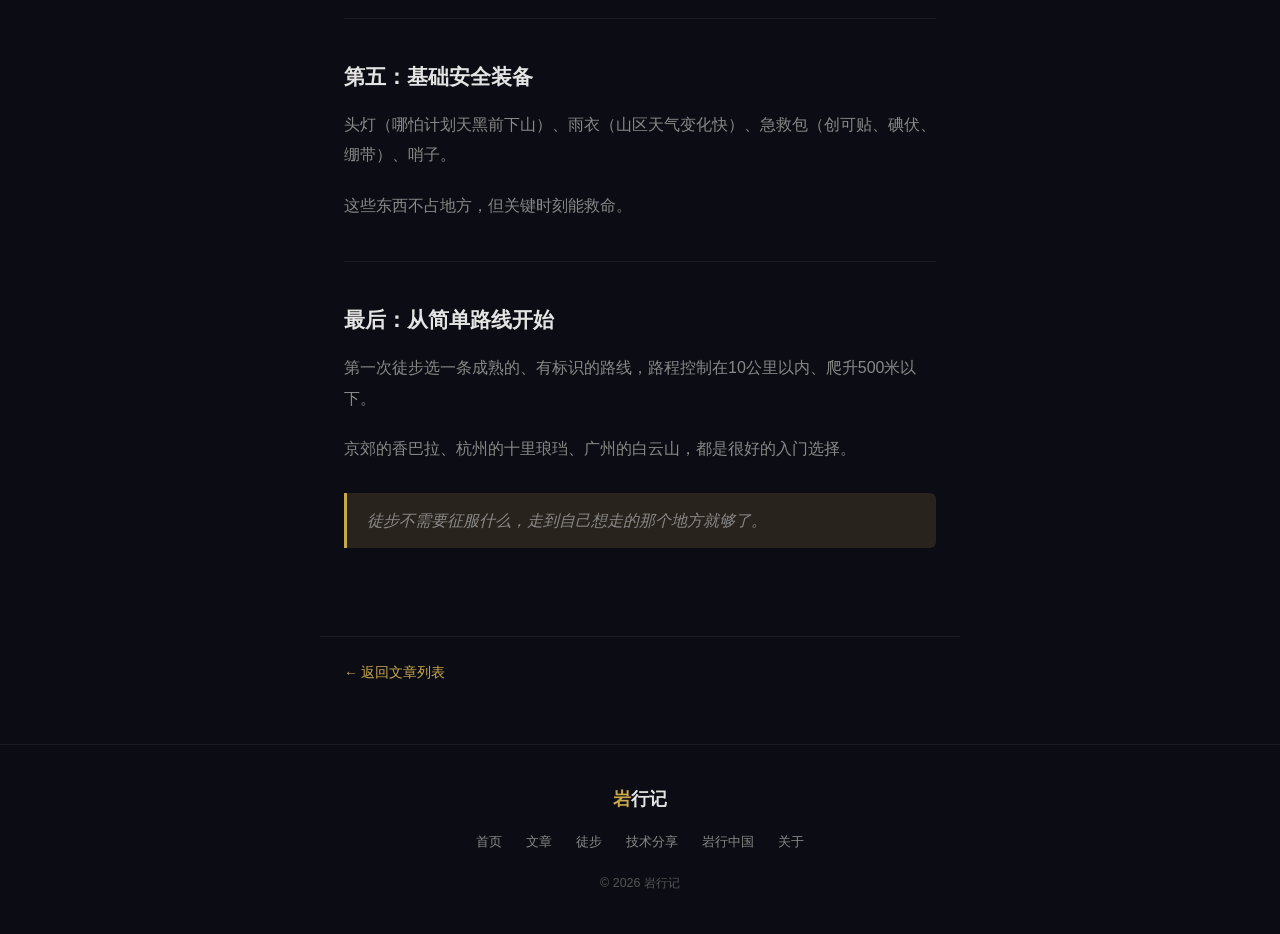
<file: posts/hiking-guide-first-time.html>
<!DOCTYPE html>
<html lang="zh-CN">
<head>
    <meta charset="UTF-8">
    <meta name="viewport" content="width=device-width, initial-scale=1.0">
    <meta http-equiv="Cache-Control" content="no-cache">
    <title>徒步入门：第一次徒步需要准备什么？ | 岩行记</title>
    <link rel="stylesheet" href="../css/style.css">
    <link rel="icon" href="data:image/svg+xml,<svg xmlns='http://www.w3.org/2000/svg' viewBox='0 0 100 100'><text y='.9em' font-size='90'>⛰️</text></svg>">
</head>
<body>
    <nav class="nav">
        <div class="nav-inner">
            <a href="../index.html" class="nav-brand"><span>岩</span>行记</a>
            <div class="nav-links" id="navLinks">
                <a href="../index.html">首页</a>
                <a href="../blog.html">文章</a>
                <a href="../hiking.html">徒步</a>
                <a href="../techniques.html">技术分享</a>
                <a href="../yanxing.html">岩行中国</a>
                <a href="../about.html">关于</a>
            </div>
            <button class="theme-btn" onclick="toggleTheme()" title="切换主题">🌙</button>
            <button class="nav-toggle" onclick="document.getElementById('navLinks').classList.toggle('show')">
                <span></span><span></span><span></span>
            </button>
    </nav>

    <section class="article-head">
        <div class="container">
            <div class="post-meta">
                <span class="post-date">2026年5月15日</span>
                <span class="post-tag">徒步攻略</span>
            </div>
            <h1>徒步入门：第一次徒步需要准备什么？</h1>
            <p class="subtitle">从鞋子到背包，从食物到导航，手把手教你准备第一次徒步</p>
        </div>
    </section>

    <article class="article-body">
        <p>很多人问我：想去徒步，但不知道从哪开始。</p>
        <p>其实徒步没有想象中那么复杂。不需要花大钱，不需要专业训练，你需要的只是几个关键装备和一颗想走出去的心。</p>
        <blockquote>最重要的装备，是你迈出第一步的决心。</blockquote>

        <hr>

        <h2>第一：一双好鞋</h2>
        <p><strong>徒步鞋是徒步最重要的装备，没有之一。</strong></p>
        <p>新手不用一上来就买重装登山鞋。短途一日徒步，一双合脚的徒步鞋或者越野跑鞋就够了。</p>
        <p>选鞋要点：鞋底要有防滑纹路、鞋头要硬能保护脚趾、鞋子比平时大半码（徒步时脚会肿胀）。</p>
        <p>预算有限的话，迪卡侬的入门款足够用。别穿帆布鞋或板鞋去徒步，那是对自己的脚不负责任。</p>

        <hr>

        <h2>第二：一个合适的背包</h2>
        <p>一日徒步，20-30L的背包就够了。不需要背负系统多复杂，但一定要有腰带和胸带，能分散肩部压力。</p>
        <p>打包技巧：<strong>重的放上面、靠背，轻的放下面、靠外。</strong>水袋或水瓶要方便拿取。</p>

        <hr>

        <h2>第三：水和食物</h2>
        <p>一日徒步建议带1.5-2L水。夏天多带，冬天适量。</p>
        <p>食物带高热量、轻便的：能量棒、巧克力、坚果、面包。别带自热锅，你会在山上后悔的。</p>

        <hr>

        <h2>第四：导航和通讯</h2>
        <p>手机下载两步路或六只脚，提前下好离线轨迹。移动电源必带。</p>
        <p>不熟悉的路线，<strong>结伴而行，不要独行。</strong>告诉家人你的计划和预计返回时间。</p>

        <hr>

        <h2>第五：基础安全装备</h2>
        <p>头灯（哪怕计划天黑前下山）、雨衣（山区天气变化快）、急救包（创可贴、碘伏、绷带）、哨子。</p>
        <p>这些东西不占地方，但关键时刻能救命。</p>

        <hr>

        <h2>最后：从简单路线开始</h2>
        <p>第一次徒步选一条成熟的、有标识的路线，路程控制在10公里以内、爬升500米以下。</p>
        <p>京郊的香巴拉、杭州的十里琅珰、广州的白云山，都是很好的入门选择。</p>
        <blockquote>徒步不需要征服什么，走到自己想走的那个地方就够了。</blockquote>
    </article>

    <div class="article-nav">
        <a href="../blog.html">← 返回文章列表</a>
    </div>

    <footer class="footer">
        <div class="footer-inner">
            <div class="footer-brand"><span>岩</span>行记</div>
            <div class="footer-links">
                <a href="../index.html">首页</a>
                <a href="../blog.html">文章</a>
                <a href="../hiking.html">徒步</a>
                <a href="../techniques.html">技术分享</a>
                <a href="../yanxing.html">岩行中国</a>
                <a href="../about.html">关于</a>
            </div>
            <p class="footer-copy">© 2026 岩行记</p>
        </div>
    </footer>
    <script src="../js/main.js"></script>
</body>
</html>
</file>
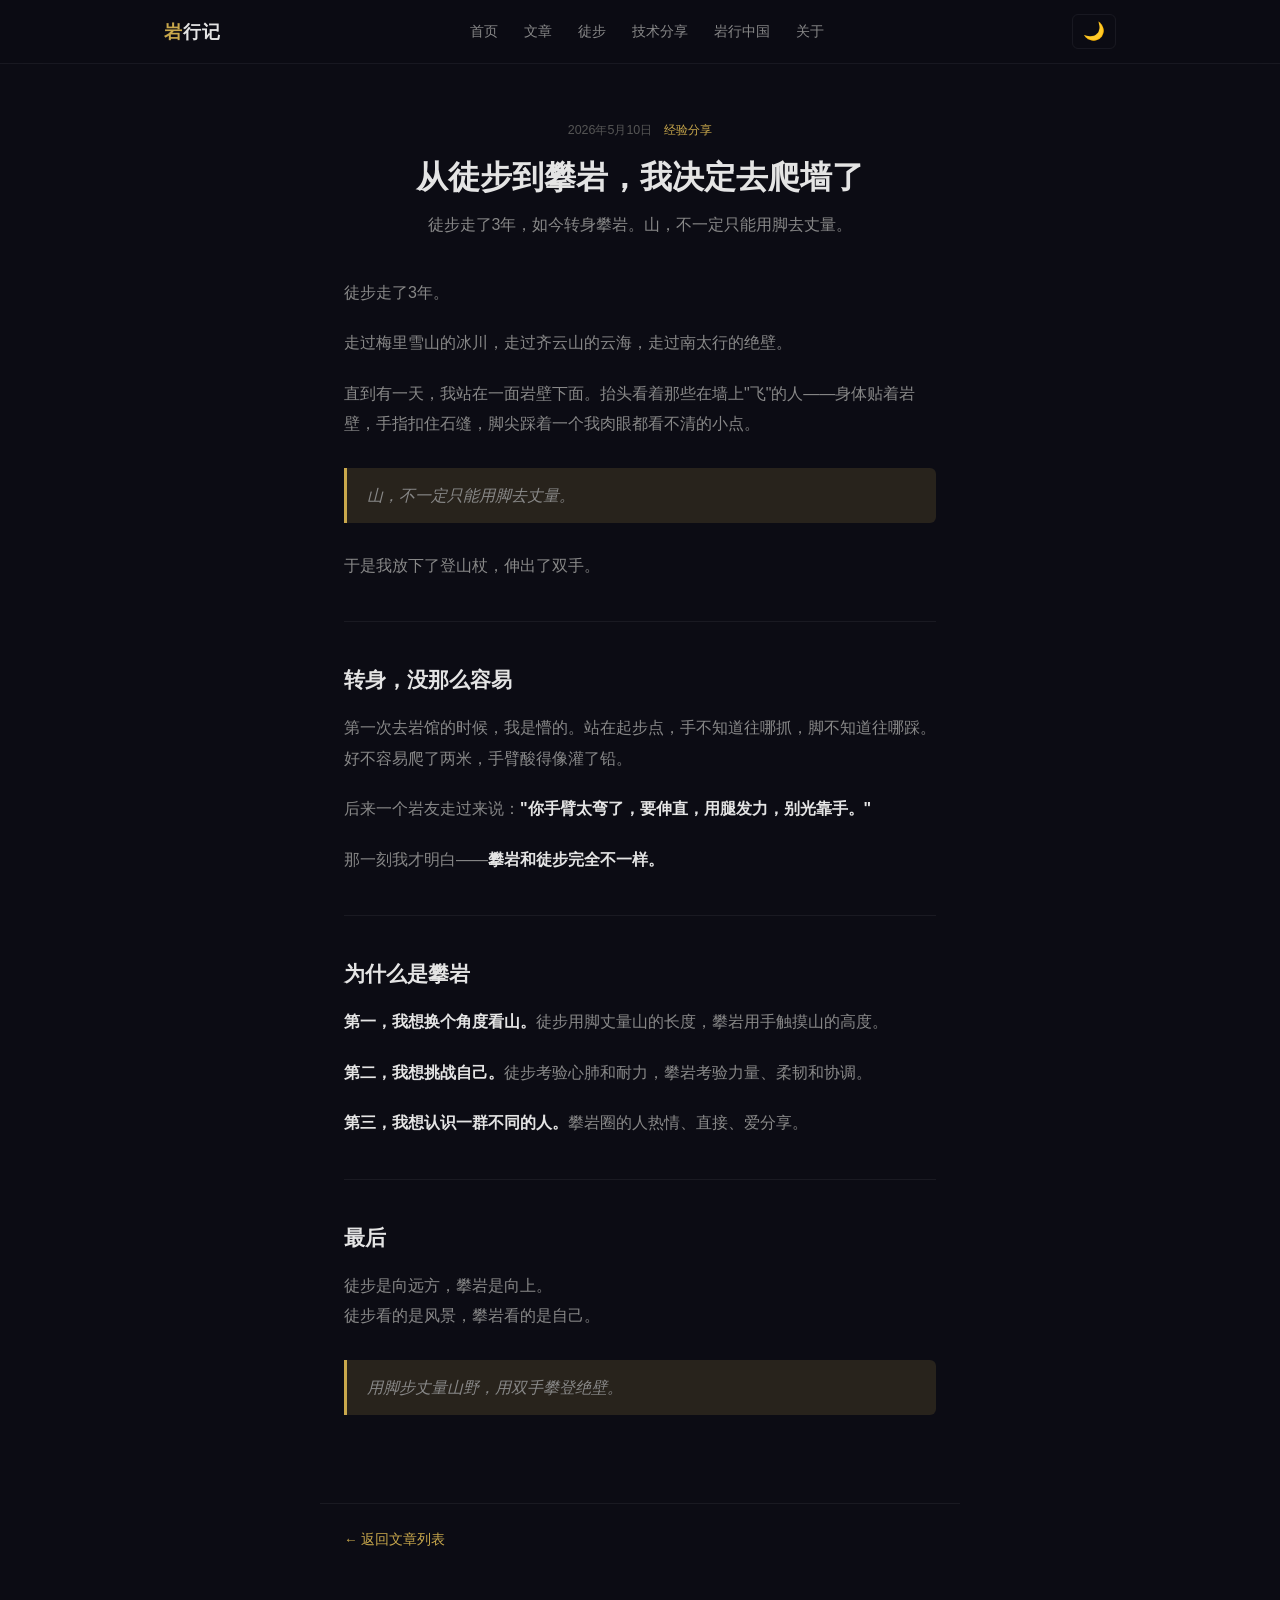
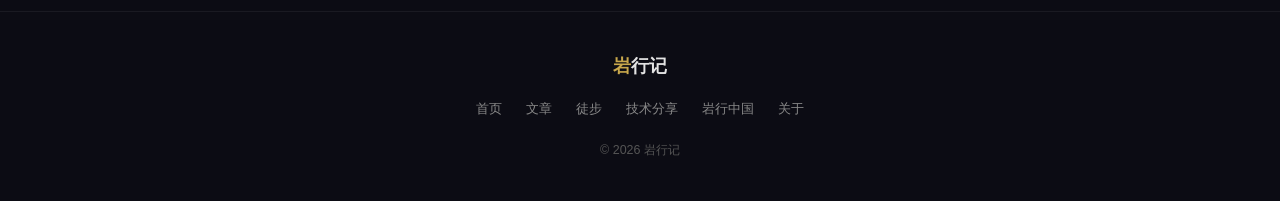
<file: posts/hiking-to-climbing.html>
<!DOCTYPE html>
<html lang="zh-CN">
<head>
    <meta charset="UTF-8">
    <meta name="viewport" content="width=device-width, initial-scale=1.0">
    <meta http-equiv="Cache-Control" content="no-cache">
    <title>从徒步到攀岩，我决定去爬墙了 | 岩行记</title>
    <link rel="stylesheet" href="../css/style.css">
    <link rel="icon" href="data:image/svg+xml,<svg xmlns='http://www.w3.org/2000/svg' viewBox='0 0 100 100'><text y='.9em' font-size='90'>⛰️</text></svg>">
</head>
<body>
    <nav class="nav">
        <div class="nav-inner">
            <a href="../index.html" class="nav-brand"><span>岩</span>行记</a>
            <div class="nav-links" id="navLinks">
                <a href="../index.html">首页</a>
                <a href="../blog.html">文章</a>
                <a href="../hiking.html">徒步</a>
                <a href="../techniques.html">技术分享</a>
                <a href="../yanxing.html">岩行中国</a>
                <a href="../about.html">关于</a>
            </div>
            <button class="theme-btn" onclick="toggleTheme()" title="切换主题">🌙</button>
            <button class="nav-toggle" onclick="document.getElementById('navLinks').classList.toggle('show')">
                <span></span><span></span><span></span>
            </button>
    </nav>

    <section class="article-head">
        <div class="container">
            <div class="post-meta">
                <span class="post-date">2026年5月10日</span>
                <span class="post-tag">经验分享</span>
            </div>
            <h1>从徒步到攀岩，我决定去爬墙了</h1>
            <p class="subtitle">徒步走了3年，如今转身攀岩。山，不一定只能用脚去丈量。</p>
        </div>
    </section>

    <article class="article-body">
        <p>徒步走了3年。</p>
        <p>走过梅里雪山的冰川，走过齐云山的云海，走过南太行的绝壁。</p>
        <p>直到有一天，我站在一面岩壁下面。抬头看着那些在墙上"飞"的人——身体贴着岩壁，手指扣住石缝，脚尖踩着一个我肉眼都看不清的小点。</p>
        <blockquote>山，不一定只能用脚去丈量。</blockquote>
        <p>于是我放下了登山杖，伸出了双手。</p>
        <hr>
        <h2>转身，没那么容易</h2>
        <p>第一次去岩馆的时候，我是懵的。站在起步点，手不知道往哪抓，脚不知道往哪踩。好不容易爬了两米，手臂酸得像灌了铅。</p>
        <p>后来一个岩友走过来说：<strong>"你手臂太弯了，要伸直，用腿发力，别光靠手。"</strong></p>
        <p>那一刻我才明白——<strong>攀岩和徒步完全不一样。</strong></p>
        <hr>
        <h2>为什么是攀岩</h2>
        <p><strong>第一，我想换个角度看山。</strong>徒步用脚丈量山的长度，攀岩用手触摸山的高度。</p>
        <p><strong>第二，我想挑战自己。</strong>徒步考验心肺和耐力，攀岩考验力量、柔韧和协调。</p>
        <p><strong>第三，我想认识一群不同的人。</strong>攀岩圈的人热情、直接、爱分享。</p>
        <hr>
        <h2>最后</h2>
        <p>徒步是向远方，攀岩是向上。<br>徒步看的是风景，攀岩看的是自己。</p>
        <blockquote>用脚步丈量山野，用双手攀登绝壁。</blockquote>
    </article>

    <div class="article-nav">
        <a href="../blog.html">← 返回文章列表</a>
    </div>

    <footer class="footer">
        <div class="footer-inner">
            <div class="footer-brand"><span>岩</span>行记</div>
            <div class="footer-links">
                <a href="../index.html">首页</a>
                <a href="../blog.html">文章</a>
                <a href="../hiking.html">徒步</a>
                <a href="../techniques.html">技术分享</a>
                <a href="../yanxing.html">岩行中国</a>
                <a href="../about.html">关于</a>
            </div>
            <p class="footer-copy">© 2026 岩行记</p>
        </div>
    </footer>
    <script src="../js/main.js"></script>
</body>
</html>
</file>
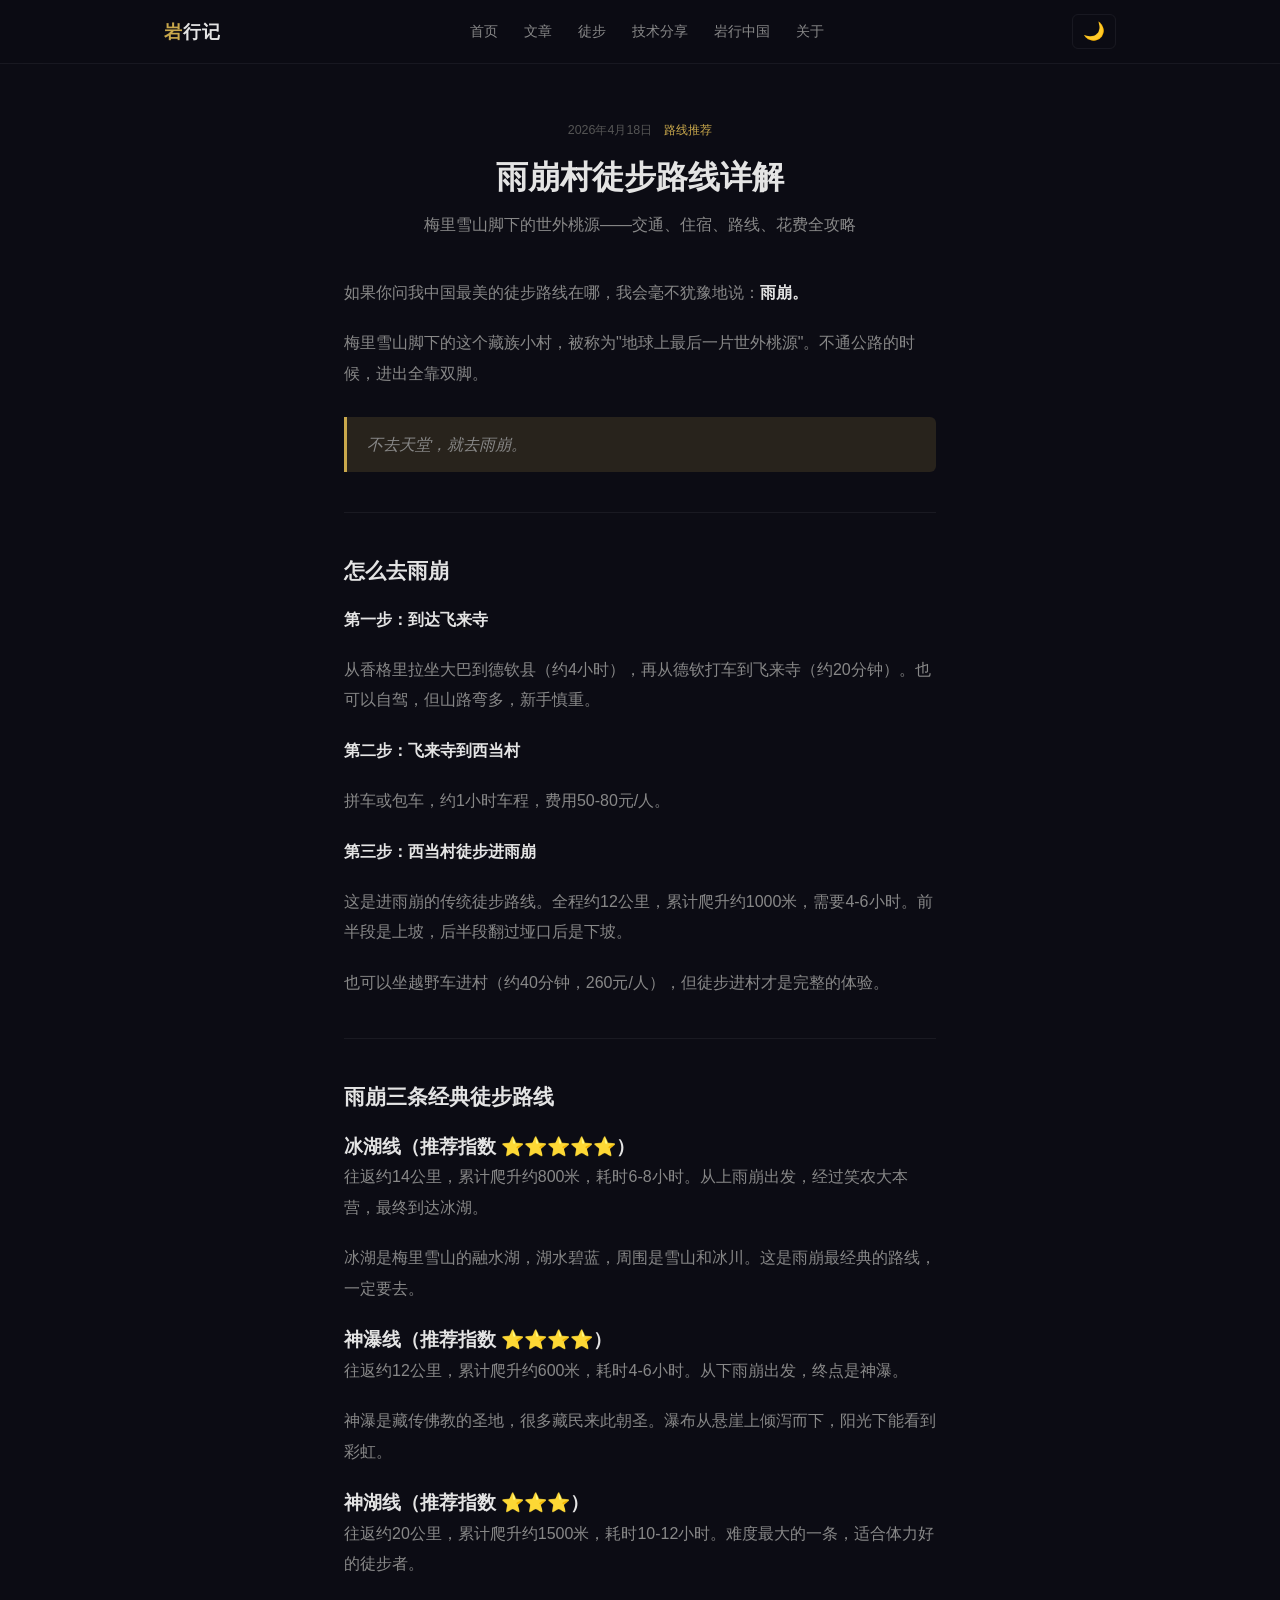
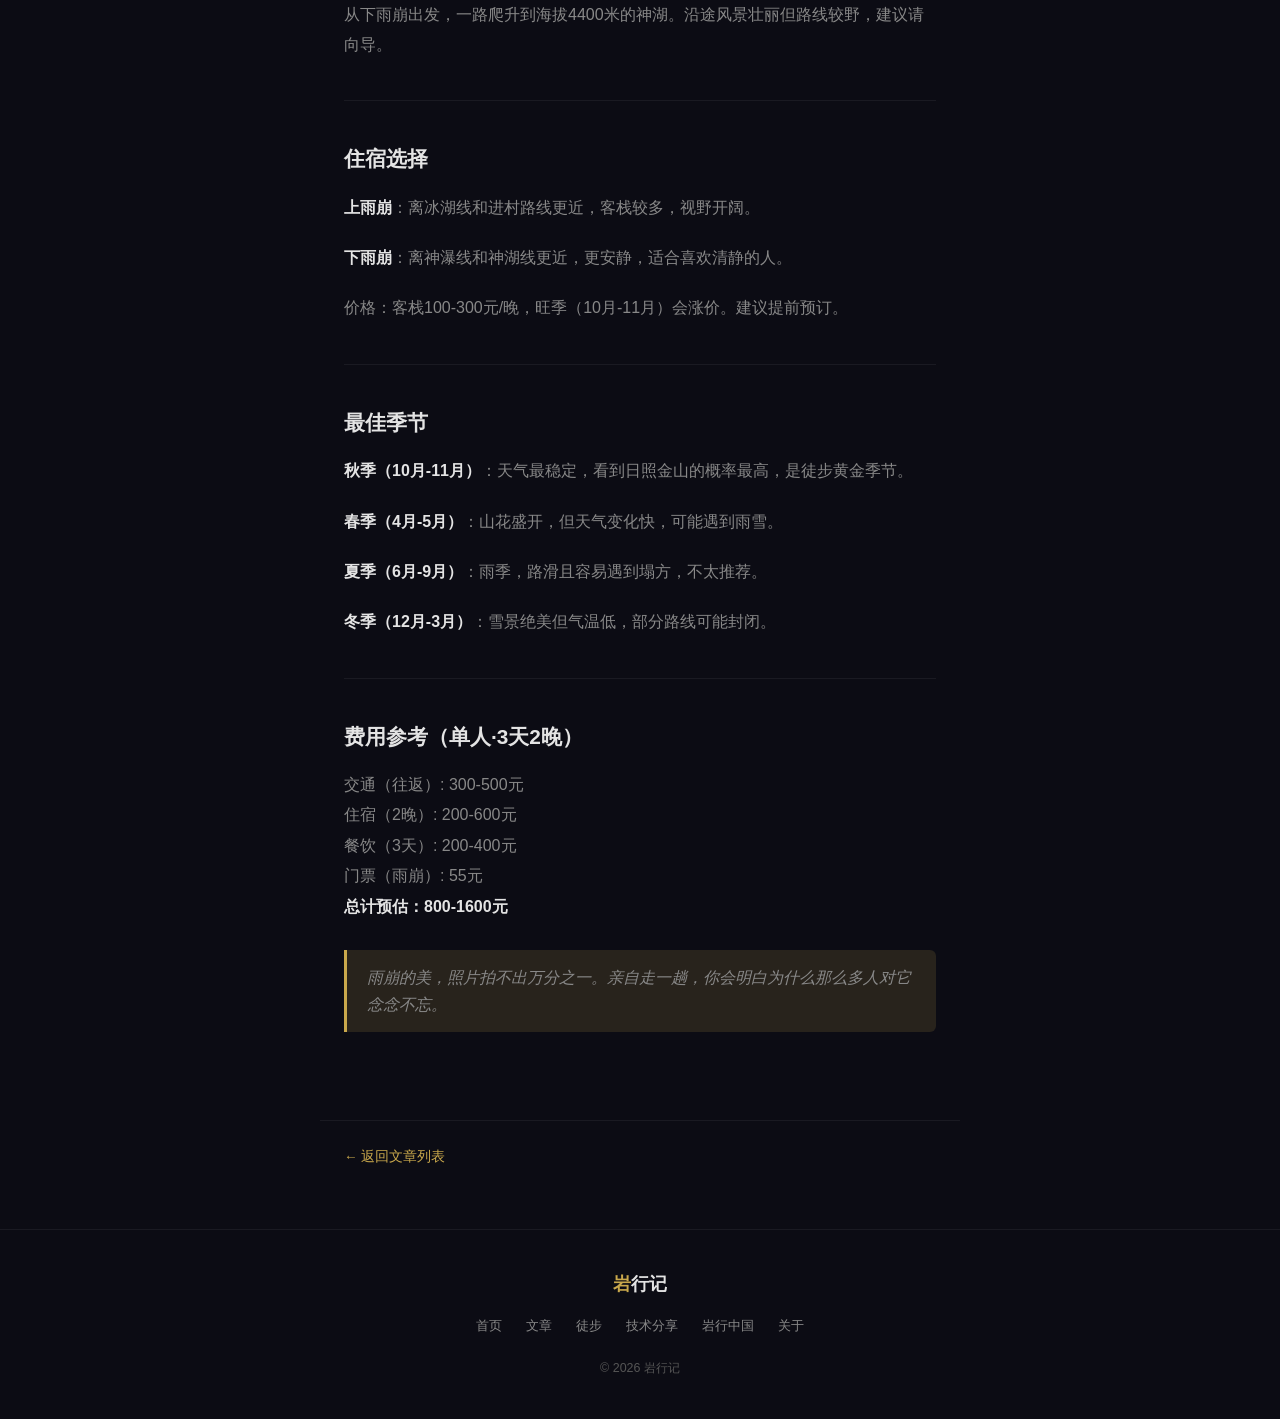
<file: posts/hiking-yubeng-route.html>
<!DOCTYPE html>
<html lang="zh-CN">
<head>
    <meta charset="UTF-8">
    <meta name="viewport" content="width=device-width, initial-scale=1.0">
    <meta http-equiv="Cache-Control" content="no-cache">
    <title>雨崩村徒步路线详解 | 岩行记</title>
    <link rel="stylesheet" href="../css/style.css">
    <link rel="icon" href="data:image/svg+xml,<svg xmlns='http://www.w3.org/2000/svg' viewBox='0 0 100 100'><text y='.9em' font-size='90'>⛰️</text></svg>">
</head>
<body>
    <nav class="nav">
        <div class="nav-inner">
            <a href="../index.html" class="nav-brand"><span>岩</span>行记</a>
            <div class="nav-links" id="navLinks">
                <a href="../index.html">首页</a>
                <a href="../blog.html">文章</a>
                <a href="../hiking.html">徒步</a>
                <a href="../techniques.html">技术分享</a>
                <a href="../yanxing.html">岩行中国</a>
                <a href="../about.html">关于</a>
            </div>
            <button class="theme-btn" onclick="toggleTheme()" title="切换主题">🌙</button>
            <button class="nav-toggle" onclick="document.getElementById('navLinks').classList.toggle('show')">
                <span></span><span></span><span></span>
            </button>
    </nav>

    <section class="article-head">
        <div class="container">
            <div class="post-meta">
                <span class="post-date">2026年4月18日</span>
                <span class="post-tag">路线推荐</span>
            </div>
            <h1>雨崩村徒步路线详解</h1>
            <p class="subtitle">梅里雪山脚下的世外桃源——交通、住宿、路线、花费全攻略</p>
        </div>
    </section>

    <article class="article-body">
        <p>如果你问我中国最美的徒步路线在哪，我会毫不犹豫地说：<strong>雨崩。</strong></p>
        <p>梅里雪山脚下的这个藏族小村，被称为"地球上最后一片世外桃源"。不通公路的时候，进出全靠双脚。</p>
        <blockquote>不去天堂，就去雨崩。</blockquote>

        <hr>

        <h2>怎么去雨崩</h2>
        <p><strong>第一步：到达飞来寺</strong></p>
        <p>从香格里拉坐大巴到德钦县（约4小时），再从德钦打车到飞来寺（约20分钟）。也可以自驾，但山路弯多，新手慎重。</p>
        <p><strong>第二步：飞来寺到西当村</strong></p>
        <p>拼车或包车，约1小时车程，费用50-80元/人。</p>
        <p><strong>第三步：西当村徒步进雨崩</strong></p>
        <p>这是进雨崩的传统徒步路线。全程约12公里，累计爬升约1000米，需要4-6小时。前半段是上坡，后半段翻过垭口后是下坡。</p>
        <p>也可以坐越野车进村（约40分钟，260元/人），但徒步进村才是完整的体验。</p>

        <hr>

        <h2>雨崩三条经典徒步路线</h2>

        <h3>冰湖线（推荐指数 ⭐⭐⭐⭐⭐）</h3>
        <p>往返约14公里，累计爬升约800米，耗时6-8小时。从上雨崩出发，经过笑农大本营，最终到达冰湖。</p>
        <p>冰湖是梅里雪山的融水湖，湖水碧蓝，周围是雪山和冰川。这是雨崩最经典的路线，一定要去。</p>

        <h3>神瀑线（推荐指数 ⭐⭐⭐⭐）</h3>
        <p>往返约12公里，累计爬升约600米，耗时4-6小时。从下雨崩出发，终点是神瀑。</p>
        <p>神瀑是藏传佛教的圣地，很多藏民来此朝圣。瀑布从悬崖上倾泻而下，阳光下能看到彩虹。</p>

        <h3>神湖线（推荐指数 ⭐⭐⭐）</h3>
        <p>往返约20公里，累计爬升约1500米，耗时10-12小时。难度最大的一条，适合体力好的徒步者。</p>
        <p>从下雨崩出发，一路爬升到海拔4400米的神湖。沿途风景壮丽但路线较野，建议请向导。</p>

        <hr>

        <h2>住宿选择</h2>
        <p><strong>上雨崩</strong>：离冰湖线和进村路线更近，客栈较多，视野开阔。</p>
        <p><strong>下雨崩</strong>：离神瀑线和神湖线更近，更安静，适合喜欢清静的人。</p>
        <p>价格：客栈100-300元/晚，旺季（10月-11月）会涨价。建议提前预订。</p>

        <hr>

        <h2>最佳季节</h2>
        <p><strong>秋季（10月-11月）</strong>：天气最稳定，看到日照金山的概率最高，是徒步黄金季节。</p>
        <p><strong>春季（4月-5月）</strong>：山花盛开，但天气变化快，可能遇到雨雪。</p>
        <p><strong>夏季（6月-9月）</strong>：雨季，路滑且容易遇到塌方，不太推荐。</p>
        <p><strong>冬季（12月-3月）</strong>：雪景绝美但气温低，部分路线可能封闭。</p>

        <hr>

        <h2>费用参考（单人·3天2晚）</h2>
        <p>交通（往返）: 300-500元<br>住宿（2晚）: 200-600元<br>餐饮（3天）: 200-400元<br>门票（雨崩）: 55元<br><strong>总计预估：800-1600元</strong></p>

        <blockquote>雨崩的美，照片拍不出万分之一。亲自走一趟，你会明白为什么那么多人对它念念不忘。</blockquote>
    </article>

    <div class="article-nav">
        <a href="../blog.html">← 返回文章列表</a>
    </div>

    <footer class="footer">
        <div class="footer-inner">
            <div class="footer-brand"><span>岩</span>行记</div>
            <div class="footer-links">
                <a href="../index.html">首页</a>
                <a href="../blog.html">文章</a>
                <a href="../hiking.html">徒步</a>
                <a href="../techniques.html">技术分享</a>
                <a href="../yanxing.html">岩行中国</a>
                <a href="../about.html">关于</a>
            </div>
            <p class="footer-copy">© 2026 岩行记</p>
        </div>
    </footer>
    <script src="../js/main.js"></script>
</body>
</html>
</file>
<file: css/style.css>
*, *::before, *::after {
    margin: 0; padding: 0; box-sizing: border-box;
}

/* ==================== 深色主题（默认） ==================== */
:root {
    --bg: #0c0c14;
    --bg-card: #131320;
    --bg-hover: #1a1a2e;
    --text: #e4e4e4;
    --text-dim: #888;
    --text-muted: #555;
    --gold: #c9a84c;
    --gold-dim: rgba(201,168,76,0.15);
    --gold-glow: rgba(201,168,76,0.25);
    --border: rgba(255,255,255,0.06);
    --shadow: 0 4px 20px rgba(0,0,0,0.3);
    --radius: 8px;
    --trans: 0.25s ease;
}

/* ==================== 浅色主题 ==================== */
[data-theme="light"] {
    --bg: #f5f0eb;
    --bg-card: #ffffff;
    --bg-hover: #ebe5dd;
    --text: #1a1a1a;
    --text-dim: #666;
    --text-muted: #999;
    --gold: #8b6914;
    --gold-dim: rgba(139,105,20,0.08);
    --gold-glow: rgba(139,105,20,0.15);
    --border: rgba(0,0,0,0.08);
    --shadow: 0 4px 20px rgba(0,0,0,0.1);
}

html { font-size: 16px; scroll-behavior: smooth; }

body {
    font-family: -apple-system, BlinkMacSystemFont, "Segoe UI", "PingFang SC", "Hiragino Sans GB", "Microsoft YaHei", "Helvetica Neue", Arial, sans-serif;
    background: var(--bg);
    color: var(--text);
    line-height: 1.7;
    min-height: 100vh;
    transition: background var(--trans), color var(--trans);
}

a { color: inherit; text-decoration: none; }
img { max-width: 100%; display: block; }
.container { max-width: 1000px; margin: 0 auto; padding: 0 24px; }

/* ==================== 导航 ==================== */
.nav {
    position: fixed; top: 0; left: 0; right: 0; z-index: 100;
    padding: 14px 0;
    background: rgba(12,12,20,0.82);
    backdrop-filter: blur(20px);
    -webkit-backdrop-filter: blur(20px);
    border-bottom: 1px solid var(--border);
    transition: background var(--trans);
}
[data-theme="light"] .nav {
    background: rgba(245,240,235,0.85);
}
.nav-inner {
    max-width: 1000px; margin: 0 auto; padding: 0 24px;
    display: flex; align-items: center; justify-content: space-between;
}
.nav-brand { font-size: 1.15rem; font-weight: 700; letter-spacing: 1px; }
.nav-brand span { color: var(--gold); }
.nav-links { display: flex; gap: 26px; }
.nav-links a { font-size: 0.86rem; color: var(--text-dim); transition: color var(--trans); }
.nav-links a:hover, .nav-links a.active { color: var(--gold); }

.theme-btn {
    background: none; border: 1px solid var(--border); cursor: pointer;
    font-size: 1.1rem; padding: 6px 10px; border-radius: 6px;
    color: var(--text-dim); transition: var(--trans);
}
.theme-btn:hover { border-color: var(--gold); color: var(--gold); }

.nav-toggle {
    display: none; background: none; border: none; cursor: pointer;
    flex-direction: column; gap: 5px; padding: 4px;
}
.nav-toggle span { width: 20px; height: 2px; background: var(--text); transition: var(--trans); }

/* ==================== 英雄 ==================== */
.hero {
    min-height: 100vh; display: flex; align-items: center; justify-content: center;
    text-align: center; padding: 0 24px; position: relative;
}
.hero::before {
    content:''; position:absolute; top:20%; left:50%; transform:translateX(-50%);
    width:500px; height:500px;
    background:radial-gradient(circle, var(--gold-dim) 0%, transparent 70%);
    pointer-events:none;
}
.hero-content { position:relative; z-index:1; }
.hero-label { font-size:0.75rem; color:var(--gold); letter-spacing:4px; text-transform:uppercase; margin-bottom:24px; }
.hero-title { font-size:clamp(3rem,8vw,5.5rem); font-weight:800; line-height:1; margin-bottom:20px; letter-spacing:-2px; }
.hero-title .gold { color:var(--gold); }
.hero-sub { font-size:1.05rem; color:var(--text-dim); margin-bottom:12px; font-weight:300; }
.hero-desc { font-size:0.9rem; color:var(--text-muted); margin-bottom:40px; max-width:500px; margin-left:auto; margin-right:auto; }
.hero-btns { display:flex; gap:14px; justify-content:center; flex-wrap:wrap; }

/* ==================== 按钮 ==================== */
.btn {
    display:inline-flex; align-items:center; padding:12px 28px;
    border-radius:6px; font-size:0.88rem; font-weight:500;
    cursor:pointer; transition:var(--trans); border:none; font-family:inherit;
}
.btn-gold { background:var(--gold); color:#0c0c14; }
.btn-gold:hover { background:#d4b35a; transform:translateY(-1px); }
.btn-ghost { background:transparent; color:var(--text); border:1px solid var(--border); }
.btn-ghost:hover { border-color:var(--gold); color:var(--gold); }
.btn-sm { padding:6px 14px; font-size:0.8rem; }

/* ==================== 区块 ==================== */
.section { padding:80px 0; }
.section-head { display:flex; justify-content:space-between; align-items:center; margin-bottom:40px; }
.section-title { font-size:1.4rem; font-weight:700; }
.section-title .gold { color:var(--gold); }
.section-link { font-size:0.85rem; color:var(--gold); }

/* ==================== 文章卡片 ==================== */
.posts-grid { display:grid; grid-template-columns:repeat(auto-fill,minmax(300px,1fr)); gap:20px; }
.post-card {
    background:var(--bg-card); border:1px solid var(--border);
    border-radius:var(--radius); overflow:hidden; transition:var(--trans);
    position:relative;
}
.post-card:hover { border-color:rgba(201,168,76,0.3); transform:translateY(-4px); }
.post-card.hidden-card { opacity:0.4; }
.post-thumb { height:180px; display:flex; align-items:center; justify-content:center; font-size:3rem; position:relative; }
.post-thumb::after { content:''; position:absolute; bottom:0; left:0; right:0; height:60px; background:linear-gradient(transparent, var(--bg-card)); }
.post-body { padding:20px; }
.post-meta { display:flex; gap:12px; font-size:0.78rem; margin-bottom:10px; }
.post-date { color:var(--text-muted); }
.post-tag { color:var(--gold); }
.post-hidden-tag { color:#e94560; font-size:0.7rem; }
.post-title { font-size:1.05rem; font-weight:600; margin-bottom:8px; line-height:1.4; }
.post-excerpt { font-size:0.88rem; color:var(--text-dim); margin-bottom:16px; line-height:1.7; display:-webkit-box; -webkit-line-clamp:2; -webkit-box-orient:vertical; overflow:hidden; }
.post-more { font-size:0.82rem; color:var(--gold); }
.post-actions { display:flex; gap:8px; margin-top:12px; }

/* ==================== 岩行中国 ==================== */
.yanxing {
    text-align:center; padding:80px 24px;
    background:var(--bg-card); border-top:1px solid var(--border); border-bottom:1px solid var(--border);
    position:relative; overflow:hidden;
}
.yanxing::before {
    content:''; position:absolute; top:-100px; right:-100px;
    width:400px; height:400px;
    background:radial-gradient(circle, var(--gold-dim) 0%, transparent 70%);
    pointer-events:none;
}
.yanxing-badge { display:inline-block; padding:4px 16px; background:var(--gold-dim); color:var(--gold); border-radius:20px; font-size:0.75rem; letter-spacing:2px; margin-bottom:20px; border:1px solid rgba(201,168,76,0.2); }
.yanxing h2 { font-size:2rem; font-weight:700; margin-bottom:16px; }
.yanxing p { color:var(--text-dim); max-width:500px; margin:0 auto 32px; }
.stops { display:flex; justify-content:center; gap:40px; margin-bottom:32px; flex-wrap:wrap; }
.stop-num { display:block; font-size:1.6rem; font-weight:700; color:var(--gold); }
.stop-label { font-size:0.75rem; color:var(--text-muted); letter-spacing:1px; }

/* ==================== 岩行中国详情页 ==================== */
.yx-header { padding:120px 0 40px; text-align:center; position:relative; }
.yx-header::before { content:''; position:absolute; top:0; left:50%; transform:translateX(-50%); width:600px; height:300px; background:radial-gradient(ellipse, var(--gold-dim) 0%, transparent 70%); pointer-events:none; }
.yx-header h1 { font-size:2.5rem; font-weight:800; letter-spacing:-1px; position:relative; }
.yx-header h1 span { color:var(--gold); }
.yx-header .sub { font-size:1.1rem; color:var(--text-dim); margin-top:12px; position:relative; }
.yx-spot { background:var(--bg-card); border:1px solid var(--border); border-radius:var(--radius); padding:28px; margin-bottom:20px; transition:var(--trans); }
.yx-spot:hover { border-color:rgba(201,168,76,0.3); }
.yx-spot-top { display:flex; justify-content:space-between; align-items:flex-start; margin-bottom:14px; }
.yx-spot-num { font-size:0.8rem; color:var(--gold); font-weight:600; letter-spacing:2px; }
.yx-spot-status { font-size:0.75rem; padding:3px 10px; border-radius:12px; }
.status-done { background:rgba(0,200,100,0.15); color:#00c864; }
.status-plan { background:var(--gold-dim); color:var(--gold); }
.yx-spot-title { font-size:1.2rem; font-weight:700; margin-bottom:8px; }
.yx-spot-desc { color:var(--text-dim); font-size:0.9rem; line-height:1.7; margin-bottom:16px; }
.yx-spot-tags { display:flex; flex-wrap:wrap; gap:8px; }
.yx-spot-tag { font-size:0.75rem; color:var(--text-muted); padding:3px 10px; background:var(--bg-hover); border-radius:4px; }
.yx-map { margin:60px 0; text-align:center; }
.yx-map-placeholder { padding:60px; background:var(--bg-card); border:2px dashed var(--border); border-radius:var(--radius); color:var(--text-muted); }

/* ==================== 关于预览 ==================== */
.about-section { display:grid; grid-template-columns:1fr 1fr; gap:60px; align-items:center; }
.about-text p { color:var(--text-dim); margin-bottom:12px; font-size:0.95rem; }
.stats { display:grid; grid-template-columns:repeat(3,1fr); gap:16px; }
.stat { text-align:center; padding:24px 12px; background:var(--bg-card); border:1px solid var(--border); border-radius:var(--radius); }
.stat-num { display:block; font-size:1.4rem; font-weight:700; color:var(--gold); margin-bottom:6px; }
.stat-label { font-size:0.7rem; color:var(--text-muted); letter-spacing:1px; }

/* ==================== 徒步页面 ==================== */
.hiking-hero {
    padding: 140px 0 80px;
    text-align: center;
    position: relative;
    overflow: hidden;
}
.hiking-hero::before {
    content: '';
    position: absolute;
    top: -50%;
    left: 50%;
    transform: translateX(-50%);
    width: 700px;
    height: 700px;
    background: radial-gradient(ellipse, rgba(76,150,100,0.12) 0%, transparent 70%);
    pointer-events: none;
}
.hiking-hero h1 {
    font-size: 2.5rem;
    font-weight: 800;
    letter-spacing: -1px;
    margin-bottom: 12px;
}
.hiking-hero h1 span { color: var(--gold); }
.hiking-hero p { color: var(--text-dim); font-size: 1.05rem; }
.hiking-empty {
    text-align: center;
    padding: 60px 24px;
    color: var(--text-muted);
}
.hiking-empty .empty-icon { font-size: 3rem; margin-bottom: 16px; }
.hiking-empty p { font-size: 0.9rem; }

/* ==================== 页脚 ==================== */
.footer { padding:40px 0; border-top:1px solid var(--border); text-align:center; }
.footer-inner { max-width:1000px; margin:0 auto; padding:0 24px; }
.footer-brand { font-size:1.1rem; font-weight:700; margin-bottom:16px; }
.footer-brand span { color:var(--gold); }
.footer-links { display:flex; justify-content:center; gap:24px; margin-bottom:20px; }
.footer-links a { font-size:0.82rem; color:var(--text-dim); transition:color var(--trans); }
.footer-links a:hover { color:var(--gold); }
.footer-copy { font-size:0.78rem; color:var(--text-muted); }

/* ==================== 页面头部 ==================== */
.page-head { padding:120px 0 50px; text-align:center; }
.page-head h1 { font-size:2rem; font-weight:700; margin-bottom:10px; }
.page-head p { color:var(--text-dim); }

/* ==================== 筛选 ==================== */
.filters { display:flex; gap:8px; margin-bottom:32px; flex-wrap:wrap; }
.filter-btn { padding:6px 16px; background:transparent; border:1px solid var(--border); border-radius:4px; color:var(--text-dim); font-size:0.82rem; cursor:pointer; transition:var(--trans); font-family:inherit; }
.filter-btn:hover, .filter-btn.active { border-color:var(--gold); color:var(--gold); background:var(--gold-dim); }

/* ==================== 管理工具栏 ==================== */
.mgmt-bar { display:flex; gap:8px; align-items:center; margin-left:auto; }
.mgmt-bar .btn-ghost { padding:5px 12px; font-size:0.75rem; }

/* ==================== 关于页面 ==================== */
.about-grid { display:grid; grid-template-columns:1fr 280px; gap:48px; }
.about-main h2 { font-size:1.4rem; margin-bottom:20px; }
.about-main h3 { font-size:1.1rem; color:var(--gold); margin:32px 0 12px; }
.about-main p { color:var(--text-dim); margin-bottom:14px; line-height:1.8; }
.sidebar-card { background:var(--bg-card); border:1px solid var(--border); border-radius:var(--radius); padding:20px; margin-bottom:16px; }
.sidebar-card h4 { font-size:0.9rem; margin-bottom:16px; padding-bottom:10px; border-bottom:1px solid var(--border); }
.info-row { display:flex; justify-content:space-between; padding:8px 0; font-size:0.85rem; }
.info-row .label { color:var(--text-muted); }
.tags { display:flex; flex-wrap:wrap; gap:6px; }
.tag { padding:4px 10px; background:var(--bg-hover); border-radius:4px; font-size:0.78rem; color:var(--text-dim); }

/* ==================== 文章详情 ==================== */
.article-head { padding:120px 0 40px; text-align:center; }
.article-head .post-meta { justify-content:center; margin-bottom:16px; }
.article-head h1 { font-size:2rem; font-weight:700; max-width:600px; margin:0 auto 12px; line-height:1.3; }
.article-head .subtitle { color:var(--text-dim); font-size:1rem; }
.article-body { max-width:640px; margin:0 auto; padding:0 24px 60px; }
.article-body p { margin-bottom:20px; color:var(--text-dim); line-height:1.9; }
.article-body h2 { font-size:1.3rem; margin:40px 0 16px; color:var(--text); }
.article-body blockquote { border-left:3px solid var(--gold); padding:14px 20px; margin:28px 0; background:var(--gold-dim); border-radius:0 6px 6px 0; font-style:italic; color:var(--text-dim); }
.article-body hr { border:none; height:1px; background:var(--border); margin:40px 0; }
.article-body strong { color:var(--text); }
.article-nav { max-width:640px; margin:0 auto; padding:0 24px 60px; display:flex; justify-content:space-between; border-top:1px solid var(--border); padding-top:24px; }
.article-nav a { font-size:0.85rem; color:var(--gold); }

/* ==================== 表单 ==================== */

.form-card { background:var(--bg-card); border:1px solid var(--border); border-radius:var(--radius); padding:28px; margin-bottom:28px; }
.form-group { margin-bottom:20px; }
.form-label { display:block; font-size:0.82rem; color:var(--text-dim); margin-bottom:6px; letter-spacing:0.5px; }
.form-input, .form-select, .form-textarea { width:100%; padding:10px 14px; background:var(--bg); border:1px solid var(--border); border-radius:6px; color:var(--text); font-size:0.92rem; font-family:inherit; transition:var(--trans); }
.form-input:focus, .form-select:focus, .form-textarea:focus { outline:none; border-color:var(--gold); }
.form-textarea { min-height:250px; resize:vertical; line-height:1.7; }
.form-hint { font-size:0.75rem; color:var(--text-muted); margin-top:4px; }
.form-actions { display:flex; gap:12px; margin-top:24px; }
.form-inline { display:flex; gap:10px; align-items:center; }
.form-inline .form-input { flex:1; }

/* ==================== 管理后台入口 ==================== */
.editor-entry { margin-top:48px; padding-top:32px; border-top:1px solid var(--border); text-align:center; }
.editor-entry p { color:var(--text-muted); font-size:0.85rem; margin-bottom:12px; }

/* ==================== 技术分享页 ==================== */
.tech-grid { display:grid; grid-template-columns:repeat(auto-fill,minmax(300px,1fr)); gap:20px; }
.tech-card {
    background:var(--bg-card); border:1px solid var(--border);
    border-radius:var(--radius); padding:24px; transition:var(--trans);
    display:flex; flex-direction:column;
}
.tech-card:hover { border-color:rgba(201,168,76,0.3); transform:translateY(-2px); }
.tech-card-icon { font-size:2rem; margin-bottom:12px; }
.tech-card-tag { font-size:0.72rem; color:var(--gold); letter-spacing:1px; margin-bottom:8px; text-transform:uppercase; }
.tech-card-title { font-size:1.05rem; font-weight:600; margin-bottom:8px; line-height:1.4; }
.tech-card-desc { font-size:0.85rem; color:var(--text-dim); line-height:1.7; flex:1; margin-bottom:16px; }
.tech-card-meta { font-size:0.75rem; color:var(--text-muted); margin-bottom:12px; }
.tech-card-actions { display:flex; gap:8px; flex-wrap:wrap; }
.btn-download {
    display:inline-flex; align-items:center; gap:6px;
    padding:8px 18px; background:var(--gold); color:#0c0c14;
    border:none; border-radius:6px; font-size:0.82rem; font-weight:500;
    cursor:pointer; transition:var(--trans); font-family:inherit; text-decoration:none;
}
.btn-download:hover { background:#d4b35a; transform:translateY(-1px); }
.btn-download.disabled { background:var(--bg-hover); color:var(--text-muted); cursor:not-allowed; pointer-events:none; }
.btn-online { display:inline-flex; align-items:center; gap:6px; padding:8px 18px; background:transparent; color:var(--gold); border:1px solid var(--gold); border-radius:6px; font-size:0.82rem; cursor:pointer; transition:var(--trans); font-family:inherit; }
.btn-online:hover { background:var(--gold-dim); }

.tech-upload-section { margin-top:60px; padding-top:40px; border-top:1px solid var(--border); }
.tech-upload-section h2 { margin-bottom:8px; }
.tech-upload-section > p { color:var(--text-dim); margin-bottom:24px; font-size:0.9rem; }
.file-upload-box {
    border:2px dashed var(--border); border-radius:var(--radius);
    padding:40px; text-align:center; cursor:pointer; transition:var(--trans);
    margin-bottom:16px;
}
.file-upload-box:hover, .file-upload-box.dragover { border-color:var(--gold); background:var(--gold-dim); }
.file-upload-box .upload-icon { font-size:2.5rem; margin-bottom:12px; }
.file-upload-box .upload-text { color:var(--text-dim); font-size:0.9rem; }
.file-upload-box .upload-hint { color:var(--text-muted); font-size:0.75rem; margin-top:6px; }
.file-upload-box input[type="file"] { display:none; }
.file-selected { background:var(--gold-dim); border-color:var(--gold); padding:12px 20px; border-radius:var(--radius); display:none; align-items:center; justify-content:space-between; margin-bottom:16px; }
.file-selected .file-name { font-size:0.85rem; color:var(--gold); }
.file-selected .file-remove { background:none; border:none; color:var(--text-muted); cursor:pointer; font-size:1.1rem; }

.tech-empty { text-align:center; padding:60px 24px; color:var(--text-muted); }
.tech-empty .empty-icon { font-size:3rem; margin-bottom:16px; }
.tech-empty p { font-size:0.9rem; }

.tech-categories { display:flex; gap:8px; margin-bottom:32px; flex-wrap:wrap; }

/* ==================== 上传弹窗 ==================== */
.modal-overlay {
    position:fixed; top:0; left:0; right:0; bottom:0; z-index:10001;
    background:rgba(0,0,0,0.7); backdrop-filter:blur(4px);
    display:flex; align-items:center; justify-content:center;
    padding:24px;
}
.modal-box {
    background:var(--bg-card); border:1px solid var(--border);
    border-radius:12px; padding:32px; max-width:520px; width:100%;
    max-height:90vh; overflow-y:auto; box-shadow:0 20px 60px rgba(0,0,0,0.5);
}
.modal-close {
    background:none; border:none; color:var(--text-muted);
    font-size:1.4rem; cursor:pointer; padding:4px 8px; border-radius:4px;
    transition:var(--trans); line-height:1;
}
.modal-close:hover { background:var(--bg-hover); color:var(--text); }

/* ==================== 响应式 ==================== */
@media (max-width:768px) {
    .nav-links { display:none; position:absolute; top:100%; left:0; right:0; background:var(--bg-card); flex-direction:column; padding:20px 24px; gap:14px; border-bottom:1px solid var(--border); }
    .nav-links.show { display:flex; }
    .nav-toggle { display:flex; }
    .posts-grid { grid-template-columns:1fr; }
    .about-section, .about-grid { grid-template-columns:1fr; gap:32px; }
    .stats { grid-template-columns:repeat(3,1fr); }
    .stops { gap:24px; }
    .form-actions { flex-direction:column; }
    .article-head h1 { font-size:1.5rem; }
}
</file>
